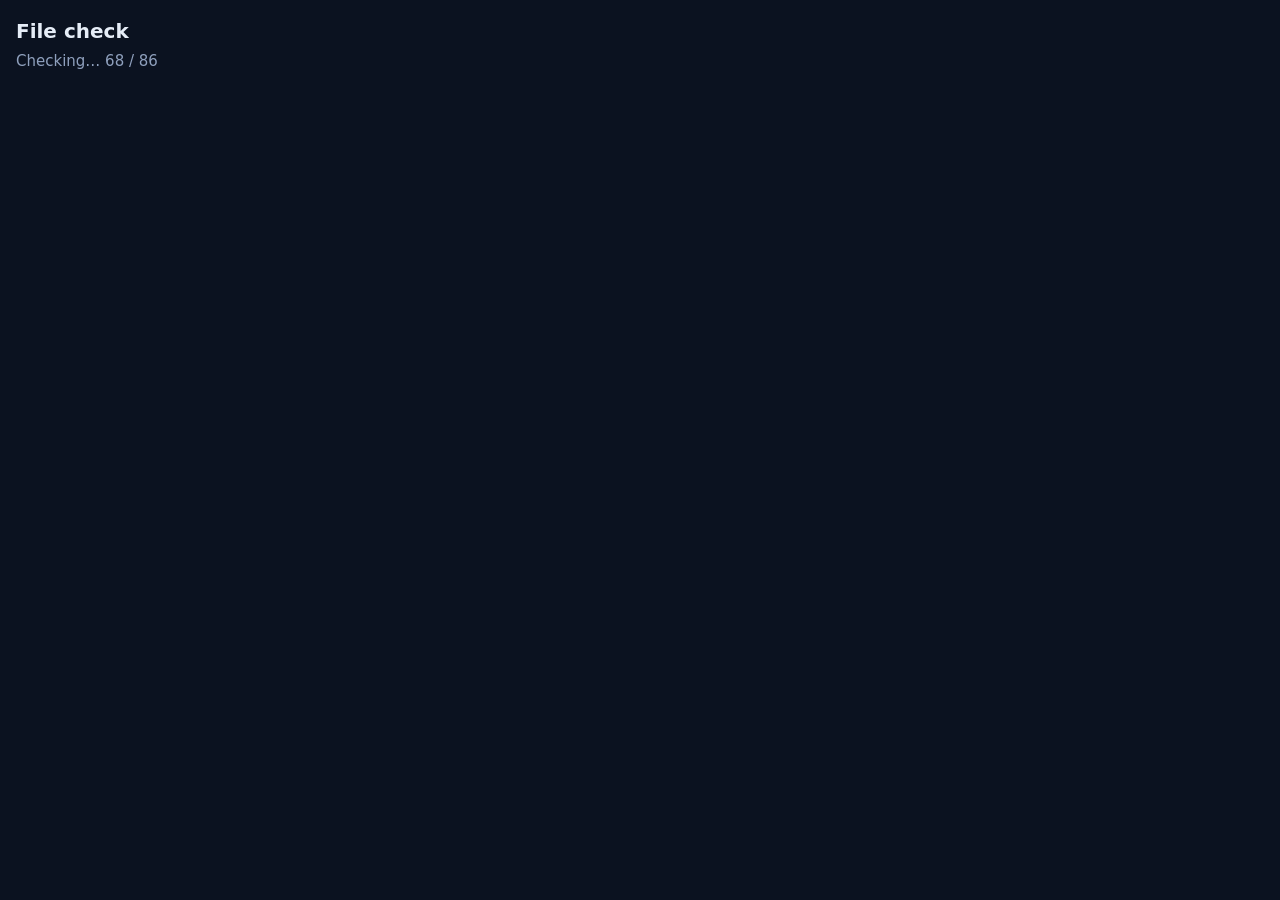
<file: check-files.html>
<!doctype html><html lang="en"><head><meta charset="utf-8"><meta name="viewport" content="width=device-width,initial-scale=1"><title>FreeZone BD - file check</title>
<style>body{margin:0;font:15px/1.5 system-ui,sans-serif;background:#0b1220;color:#e6edf7;padding:16px}h1{font-size:20px;margin:0 0 4px}.s{color:#8fa0bd;margin-bottom:14px}
.b{padding:12px 14px;border-radius:12px;margin:8px 0;font-weight:700}.ok{background:#12301f;color:#2fc48d}.bad{background:#3a1520;color:#ff7a93}.warn{background:#3a2d12;color:#f5b94a}
.l{font:13px/1.7 ui-monospace,monospace;word-break:break-all;margin:4px 0 14px}.l div{padding:2px 0;border-bottom:1px solid #223049}h2{font-size:16px;margin:18px 0 4px}</style></head><body>
<h1>File check</h1><div class="s" id="st">Checking…</div><div id="out"></div>
<script>
(async()=>{
const st=document.getElementById("st"),out=document.getElementById("out");
const hex=b=>[...new Uint8Array(b)].map(x=>x.toString(16).padStart(2,"0")).join("");
const bust="?chk="+Date.now();
let man;
try{man=await (await fetch("manifest.json"+bust,{cache:"no-store"})).json();}catch(e){st.textContent="manifest.json is missing or broken: upload manifest.json next to this page.";return;}
const names=Object.keys(man.files);
const missing=[],diff=[],ok=[],texts={};
let done=0;
async function one(n){
  try{
    const r=await fetch(n+bust,{cache:"no-store"});
    if(!r.ok){missing.push(n+" (HTTP "+r.status+")");return;}
    const buf=await r.arrayBuffer();
    const h=hex(await crypto.subtle.digest("SHA-256",buf));
    if(h===man.files[n]) ok.push(n); else diff.push(n);
    if(/\.(js|mjs)$/.test(n)) texts[n]=new TextDecoder().decode(buf);
  }catch(e){missing.push(n+" (cannot load)");}
  st.textContent="Checking… "+(++done)+" / "+names.length;
}
for(let i=0;i<names.length;i+=8) await Promise.all(names.slice(i,i+8).map(one));
// every "import ... from './x.js'" must exist
const broken=[];const have=new Set(ok.concat(diff));
for(const [n,t] of Object.entries(texts)){
  for(const m of t.matchAll(/(?:from|import\()\s*["']\.\/([^"']+)["']/g)){ if(!have.has(m[1])&&!man.files[m[1]]===false) broken.push(n+" needs "+m[1]); else if(!have.has(m[1])&&m[1]!=="config.js") broken.push(n+" needs "+m[1]); }
}
const list=(a)=>"<div class='l'>"+a.sort().map(x=>"<div>"+x.replace(/</g,"&lt;")+"</div>").join("")+"</div>";
let h="";
if(!missing.length&&!diff.length&&!broken.length) h+="<div class='b ok'>All "+ok.length+" files are the right version.</div>";
if(missing.length) h+="<div class='b bad'>MISSING ("+missing.length+") - upload these:</div>"+list(missing);
if(diff.length) h+="<div class='b warn'>OLD or DIFFERENT version ("+diff.length+") - upload these again:</div>"+list(diff);
if(broken.length) h+="<div class='b bad'>Broken imports ("+broken.length+"):</div>"+list(broken);
h+="<h2>OK ("+ok.length+")</h2><div class='s'>"+ok.length+" files match.</div>";
h+="<div class='s'>If a file shows OLD right after uploading, wait 10 minutes (GitHub Pages cache) and open this page again. config.js and logo.png (your own) are not checked.</div>";
out.innerHTML=h; st.textContent="Done. Checked "+names.length+" files.";
})();
</script></body></html>
</file>
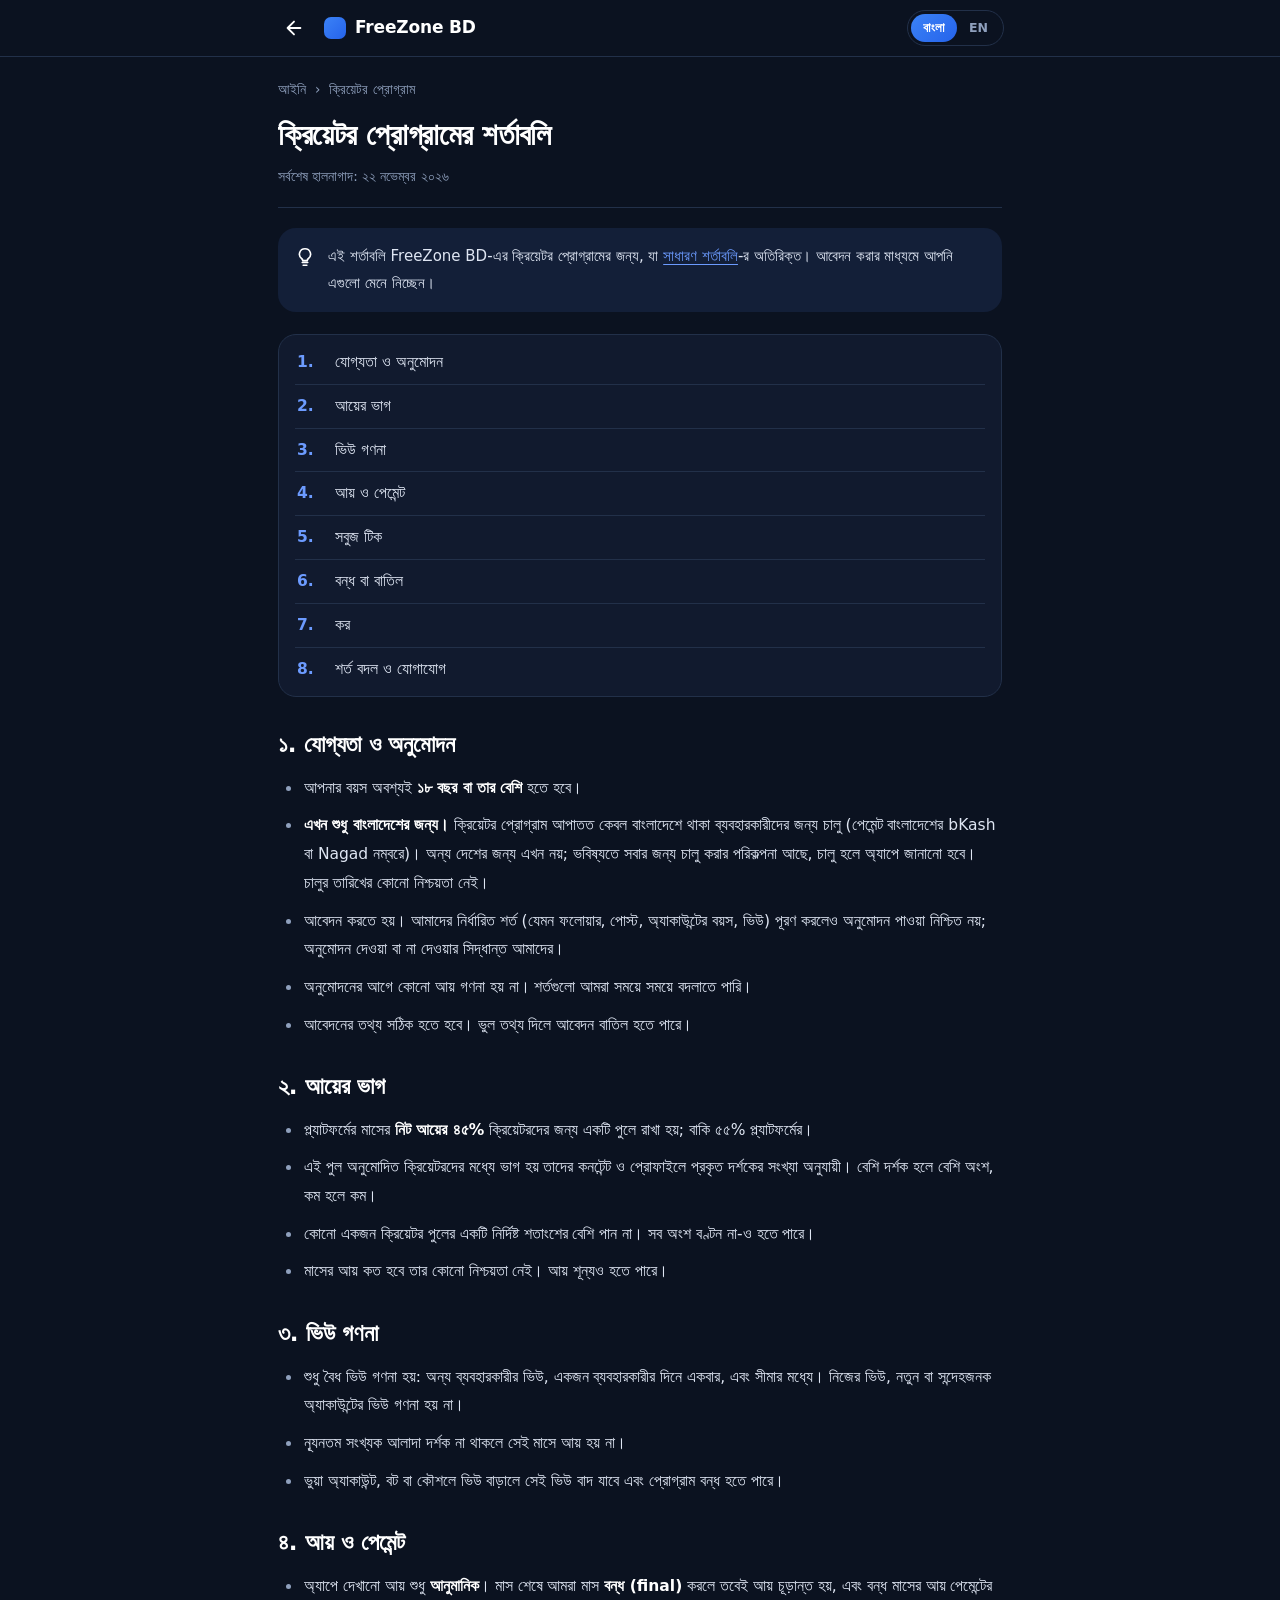
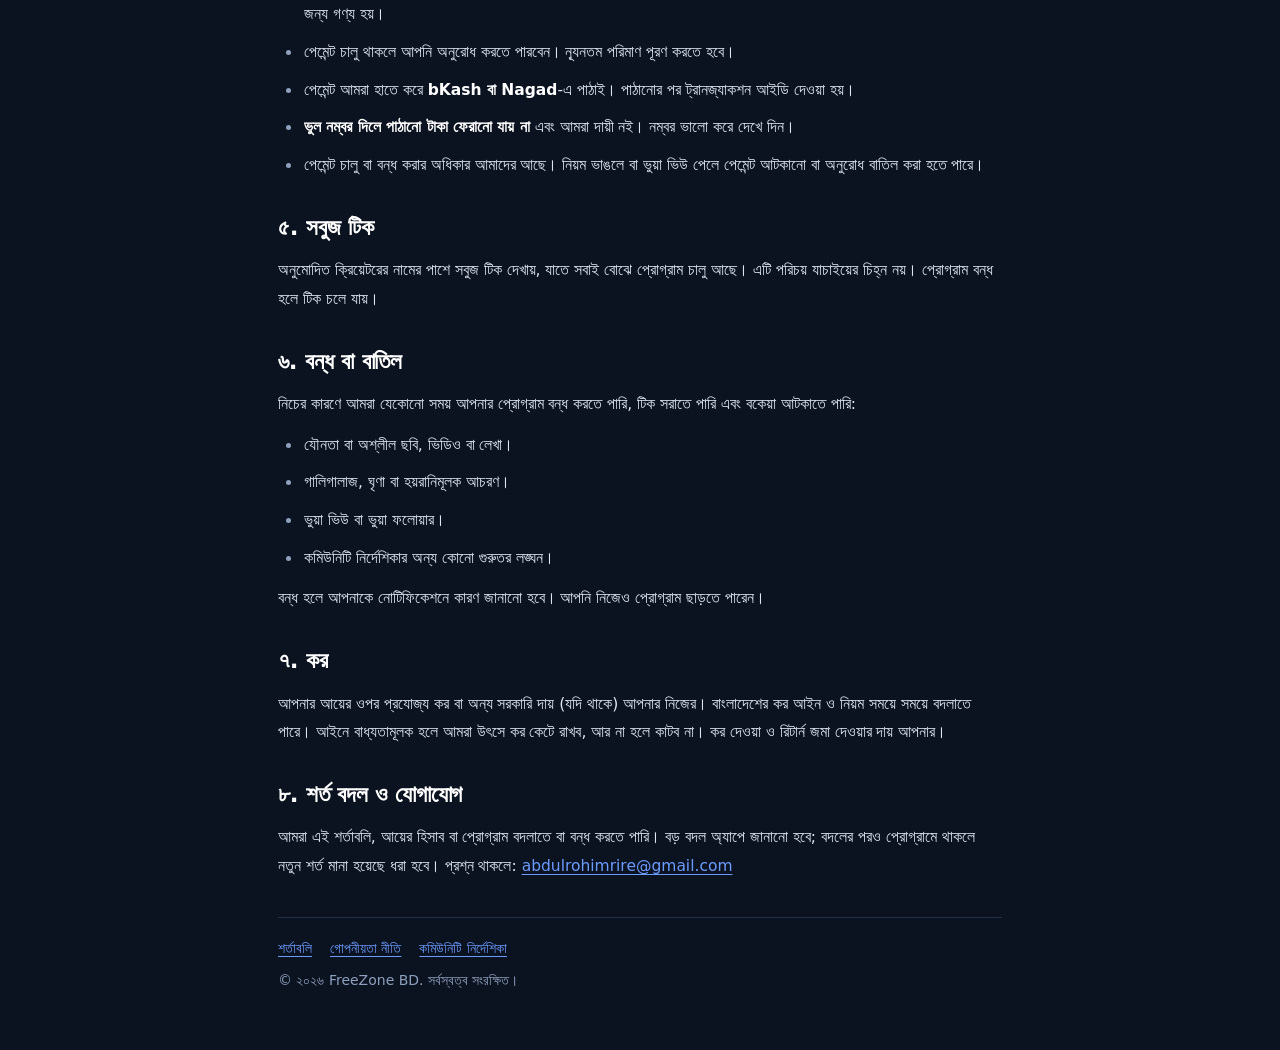
<file: creator-terms.html>
<!DOCTYPE html>
<html lang="bn" data-lang="bn">
<head>
<meta charset="utf-8"/>
<meta name="viewport" content="width=device-width, initial-scale=1"/>
<meta name="theme-color" content="#004ac6"/>
<meta name="robots" content="index,follow"/>
<title>ক্রিয়েটর প্রোগ্রামের শর্তাবলি | Creator Program Terms - FreeZone BD</title>
<meta name="description" content="FreeZone BD ক্রিয়েটর প্রোগ্রামের শর্তাবলি। Creator Program Terms of FreeZone BD."/>
<script>
  (function () {
    try {
      var m = localStorage.getItem("fz-theme");
      if (m === "dark" || (m !== "light" && window.matchMedia("(prefers-color-scheme: dark)").matches)) document.documentElement.classList.add("dark");
      var q = new URLSearchParams(location.search).get("lang");
      var l = (q === "en" || q === "bn") ? q : (localStorage.getItem("fz-legal-lang") || "bn");
      document.documentElement.setAttribute("data-lang", l === "en" ? "en" : "bn");
      document.documentElement.lang = l === "en" ? "en" : "bn";
    } catch (e) {}
  })();
</script>
<link rel="stylesheet" href="legal.css"/>
<script src="analytics.js" defer></script>
</head>
<body>
<header class="bar"><div class="bar-in"><div style="display:flex;align-items:center;gap:14px"><a class="back" id="fzBack" href="feed.html?open=settings" onclick="if(history.length>1){history.back();return false}" aria-label="Back / পেছনে"><svg viewBox="0 0 24 24" fill="none" stroke="currentColor" stroke-width="2" stroke-linecap="round" stroke-linejoin="round" aria-hidden="true"><path d="M19 12H5M12 5l-7 7 7 7"/></svg></a><span class="brand">FreeZone BD</span></div><div class="lang" role="group" aria-label="Language / ভাষা"><button type="button" data-set="bn">বাংলা</button><button type="button" data-set="en" aria-label="English">EN</button></div></div></header>
<main>
<div class="lg" lang="bn"><div class="crumb"><span>আইনি</span><span>›</span><span>ক্রিয়েটর প্রোগ্রাম</span></div><h1>ক্রিয়েটর প্রোগ্রামের শর্তাবলি</h1><p class="updated">সর্বশেষ হালনাগাদ: <span data-app="updated"></span></p>
<div class="lead">এই শর্তাবলি FreeZone BD-এর ক্রিয়েটর প্রোগ্রামের জন্য, যা <a href="terms.html">সাধারণ শর্তাবলি</a>-র অতিরিক্ত। আবেদন করার মাধ্যমে আপনি এগুলো মেনে নিচ্ছেন।</div>
<nav class="toc"><ol><li><a href="#bn-elig">যোগ্যতা ও অনুমোদন</a></li><li><a href="#bn-share">আয়ের ভাগ</a></li><li><a href="#bn-views">ভিউ গণনা</a></li><li><a href="#bn-pay">আয় ও পেমেন্ট</a></li><li><a href="#bn-tick">সবুজ টিক</a></li><li><a href="#bn-remove">বন্ধ বা বাতিল</a></li><li><a href="#bn-tax">কর</a></li><li><a href="#bn-change">শর্ত বদল ও যোগাযোগ</a></li></ol></nav>
<section id="bn-elig"><h2>১. যোগ্যতা ও অনুমোদন</h2><ul><li>আপনার বয়স অবশ্যই <b><span data-app="age"></span> বছর বা তার বেশি</b> হতে হবে।</li><li><b>এখন শুধু বাংলাদেশের জন্য।</b> ক্রিয়েটর প্রোগ্রাম আপাতত কেবল বাংলাদেশে থাকা ব্যবহারকারীদের জন্য চালু (পেমেন্ট বাংলাদেশের bKash বা Nagad নম্বরে)। অন্য দেশের জন্য এখন নয়; ভবিষ্যতে সবার জন্য চালু করার পরিকল্পনা আছে, চালু হলে অ্যাপে জানানো হবে। চালুর তারিখের কোনো নিশ্চয়তা নেই।</li><li>আবেদন করতে হয়। আমাদের নির্ধারিত শর্ত (যেমন ফলোয়ার, পোস্ট, অ্যাকাউন্টের বয়স, ভিউ) পূরণ করলেও অনুমোদন পাওয়া নিশ্চিত নয়; অনুমোদন দেওয়া বা না দেওয়ার সিদ্ধান্ত আমাদের।</li><li>অনুমোদনের আগে কোনো আয় গণনা হয় না। শর্তগুলো আমরা সময়ে সময়ে বদলাতে পারি।</li><li>আবেদনের তথ্য সঠিক হতে হবে। ভুল তথ্য দিলে আবেদন বাতিল হতে পারে।</li></ul></section>
<section id="bn-share"><h2>২. আয়ের ভাগ</h2><ul><li>প্ল্যাটফর্মের মাসের <b>নিট আয়ের ৪৫%</b> ক্রিয়েটরদের জন্য একটি পুলে রাখা হয়; বাকি ৫৫% প্ল্যাটফর্মের।</li><li>এই পুল অনুমোদিত ক্রিয়েটরদের মধ্যে ভাগ হয় তাদের কনটেন্ট ও প্রোফাইলে প্রকৃত দর্শকের সংখ্যা অনুযায়ী। বেশি দর্শক হলে বেশি অংশ, কম হলে কম।</li><li>কোনো একজন ক্রিয়েটর পুলের একটি নির্দিষ্ট শতাংশের বেশি পান না। সব অংশ বণ্টন না-ও হতে পারে।</li><li>মাসের আয় কত হবে তার কোনো নিশ্চয়তা নেই। আয় শূন্যও হতে পারে।</li></ul></section>
<section id="bn-views"><h2>৩. ভিউ গণনা</h2><ul><li>শুধু বৈধ ভিউ গণনা হয়: অন্য ব্যবহারকারীর ভিউ, একজন ব্যবহারকারীর দিনে একবার, এবং সীমার মধ্যে। নিজের ভিউ, নতুন বা সন্দেহজনক অ্যাকাউন্টের ভিউ গণনা হয় না।</li><li>ন্যূনতম সংখ্যক আলাদা দর্শক না থাকলে সেই মাসে আয় হয় না।</li><li>ভুয়া অ্যাকাউন্ট, বট বা কৌশলে ভিউ বাড়ালে সেই ভিউ বাদ যাবে এবং প্রোগ্রাম বন্ধ হতে পারে।</li></ul></section>
<section id="bn-pay"><h2>৪. আয় ও পেমেন্ট</h2><ul><li>অ্যাপে দেখানো আয় শুধু <b>আনুমানিক</b>। মাস শেষে আমরা মাস <b>বন্ধ (final)</b> করলে তবেই আয় চূড়ান্ত হয়, এবং বন্ধ মাসের আয় পেমেন্টের জন্য গণ্য হয়।</li><li>পেমেন্ট চালু থাকলে আপনি অনুরোধ করতে পারবেন। ন্যূনতম পরিমাণ পূরণ করতে হবে।</li><li>পেমেন্ট আমরা হাতে করে <b>bKash বা Nagad</b>-এ পাঠাই। পাঠানোর পর ট্রানজ্যাকশন আইডি দেওয়া হয়।</li><li><b>ভুল নম্বর দিলে পাঠানো টাকা ফেরানো যায় না</b> এবং আমরা দায়ী নই। নম্বর ভালো করে দেখে দিন।</li><li>পেমেন্ট চালু বা বন্ধ করার অধিকার আমাদের আছে। নিয়ম ভাঙলে বা ভুয়া ভিউ পেলে পেমেন্ট আটকানো বা অনুরোধ বাতিল করা হতে পারে।</li></ul></section>
<section id="bn-tick"><h2>৫. সবুজ টিক</h2><p>অনুমোদিত ক্রিয়েটরের নামের পাশে সবুজ টিক দেখায়, যাতে সবাই বোঝে প্রোগ্রাম চালু আছে। এটি পরিচয় যাচাইয়ের চিহ্ন নয়। প্রোগ্রাম বন্ধ হলে টিক চলে যায়।</p></section>
<section id="bn-remove"><h2>৬. বন্ধ বা বাতিল</h2><p>নিচের কারণে আমরা যেকোনো সময় আপনার প্রোগ্রাম বন্ধ করতে পারি, টিক সরাতে পারি এবং বকেয়া আটকাতে পারি:</p><ul><li>যৌনতা বা অশ্লীল ছবি, ভিডিও বা লেখা।</li><li>গালিগালাজ, ঘৃণা বা হয়রানিমূলক আচরণ।</li><li>ভুয়া ভিউ বা ভুয়া ফলোয়ার।</li><li>কমিউনিটি নির্দেশিকার অন্য কোনো গুরুতর লঙ্ঘন।</li></ul><p>বন্ধ হলে আপনাকে নোটিফিকেশনে কারণ জানানো হবে। আপনি নিজেও প্রোগ্রাম ছাড়তে পারেন।</p></section>
<section id="bn-tax"><h2>৭. কর</h2><p>আপনার আয়ের ওপর প্রযোজ্য কর বা অন্য সরকারি দায় (যদি থাকে) আপনার নিজের। বাংলাদেশের কর আইন ও নিয়ম সময়ে সময়ে বদলাতে পারে। আইনে বাধ্যতামূলক হলে আমরা উৎসে কর কেটে রাখব, আর না হলে কাটব না। কর দেওয়া ও রিটার্ন জমা দেওয়ার দায় আপনার।</p></section>
<section id="bn-change"><h2>৮. শর্ত বদল ও যোগাযোগ</h2><p>আমরা এই শর্তাবলি, আয়ের হিসাব বা প্রোগ্রাম বদলাতে বা বন্ধ করতে পারি। বড় বদল অ্যাপে জানানো হবে; বদলের পরও প্রোগ্রামে থাকলে নতুন শর্ত মানা হয়েছে ধরা হবে। প্রশ্ন থাকলে: <span data-app="contact"></span></p></section>
<footer><span>&copy; <span data-app="year"></span> FreeZone BD. সর্বস্বত্ব সংরক্ষিত।</span><a href="terms.html">শর্তাবলি</a><a href="privacy.html">গোপনীয়তা নীতি</a><a href="guidelines.html">কমিউনিটি নির্দেশিকা</a></footer></div>
<div class="lg" lang="en"><div class="crumb"><span>Legal</span><span>›</span><span>Creator Program</span></div><h1>Creator Program Terms</h1><p class="updated">Last updated: <span data-app="updated"></span></p>
<div class="lead">These terms apply to the FreeZone BD Creator Program and are in addition to the <a href="terms.html">general Terms of Service</a>. By applying you agree to them.</div>
<nav class="toc"><ol><li><a href="#en-elig">Eligibility and approval</a></li><li><a href="#en-share">Revenue share</a></li><li><a href="#en-views">How views are counted</a></li><li><a href="#en-pay">Earnings and payouts</a></li><li><a href="#en-tick">The green tick</a></li><li><a href="#en-remove">Turning off or removal</a></li><li><a href="#en-tax">Taxes</a></li><li><a href="#en-change">Changes and contact</a></li></ol></nav>
<section id="en-elig"><h2>1. Eligibility and approval</h2><ul><li>You must be <b><span data-app="age"></span> years old or older</b>.</li><li><b>Bangladesh only, for now.</b> The Creator Program is currently open only to users in Bangladesh (payouts go to a Bangladeshi bKash or Nagad number). It is not available in other countries yet. We plan to open it for everyone later and will announce it in the app. There is no promised date.</li><li>You must apply. Meeting our requirements (such as followers, posts, account age and views) does not guarantee approval; whether to approve is our decision.</li><li>Nothing is counted before you are approved. We may change the requirements from time to time.</li><li>The information in your application must be correct. A false application may be rejected.</li></ul></section>
<section id="en-share"><h2>2. Revenue share</h2><ul><li><b>45% of the platform's net income</b> for the month goes into a pool for creators; the other 55% belongs to the platform.</li><li>The pool is shared among approved creators according to the real viewers of their content and profile. More viewers means a bigger share, fewer means a smaller one.</li><li>No single creator can receive more than a set percentage of the pool. Part of the pool may stay unallocated.</li><li>There is no guarantee of any income. Earnings can be zero.</li></ul></section>
<section id="en-views"><h2>3. How views are counted</h2><ul><li>Only valid views count: views from other users, once per user per day, within limits. Your own views and views from very new or suspicious accounts do not count.</li><li>If too few different people viewed your content in a month, it earns nothing that month.</li><li>Fake accounts, bots or tricks to raise views are removed from the count and can end your participation.</li></ul></section>
<section id="en-pay"><h2>4. Earnings and payouts</h2><ul><li>The amount shown in the app is only an <b>estimate</b>. Earnings become final only when we <b>close the month</b>, and only closed months count for payouts.</li><li>When payouts are open you can send a request. A minimum amount applies.</li><li>We pay by hand to <b>bKash or Nagad</b> and give you a transaction ID.</li><li><b>If you enter a wrong number, the money cannot be recovered</b> and we are not responsible. Check the number carefully.</li><li>We may open or close payouts. If rules are broken or fake views are found, a payout may be held or a request rejected.</li></ul></section>
<section id="en-tick"><h2>5. The green tick</h2><p>A green tick next to a name shows that the creator program is active for that account. It is not an identity verification mark. The tick disappears when the program is turned off.</p></section>
<section id="en-remove"><h2>6. Turning off or removal</h2><p>We may turn off your participation at any time, remove the tick and withhold unpaid earnings for:</p><ul><li>Sexual or obscene photos, videos or words.</li><li>Abusive, hateful or harassing behaviour.</li><li>Fake views or fake followers.</li><li>Any other serious breach of the Community Guidelines.</li></ul><p>You will be told the reason by notification. You can also leave the program yourself.</p></section>
<section id="en-tax"><h2>7. Taxes</h2><p>Any tax or other government dues on your income (if applicable) are your own responsibility. Bangladesh tax rules can change from time to time. We will withhold tax at source only where the law requires it, and will not where it does not. Paying tax and filing returns is your responsibility.</p></section>
<section id="en-change"><h2>8. Changes and contact</h2><p>We may change or end these terms, the earnings calculation or the program. Big changes will be announced in the app; staying in the program after a change means you accept the new terms. Questions: <span data-app="contact"></span></p></section>
<footer><span>&copy; <span data-app="year"></span> FreeZone BD. All rights reserved.</span><a href="terms.html">Terms</a><a href="privacy.html">Privacy Policy</a><a href="guidelines.html">Community Guidelines</a></footer></div>
</main>
<script type="module">
  import { SUPPORT_EMAIL, OPERATOR_NAME, OPERATOR_ADDRESS, LEGAL_UPDATED, LEGAL_UPDATED_BN, MIN_AGE } from "./app-info.js";
  const bn = (n) => String(n).replace(/[0-9]/g, (d) => "০১২৩৪৫৬৭৮৯"[d]);
  const root = document.documentElement;
  const setLang = (l) => {
    l = l === "en" ? "en" : "bn";
    root.setAttribute("data-lang", l); root.lang = l;
    try { localStorage.setItem("fz-legal-lang", l); } catch (e) {}
    document.querySelectorAll(".lang button").forEach((b) => b.setAttribute("aria-pressed", String(b.dataset.set === l)));
  };
  document.querySelectorAll(".lang button").forEach((b) => b.addEventListener("click", () => setLang(b.dataset.set)));
  setLang(root.getAttribute("data-lang"));
  const put = (sel, fn) => document.querySelectorAll(sel).forEach((el) => { const l = el.closest("[lang]")?.getAttribute("lang") === "en" ? "en" : "bn"; fn(el, l); });
  put('[data-app="updated"]', (el, l) => (el.textContent = l === "en" ? LEGAL_UPDATED : LEGAL_UPDATED_BN));
  put('[data-app="year"]', (el, l) => (el.textContent = l === "en" ? new Date().getFullYear() : bn(new Date().getFullYear())));
  put('[data-app="age"]', (el, l) => (el.textContent = l === "en" ? MIN_AGE : bn(MIN_AGE)));
  put('[data-app="operator"]', (el, l) => (el.textContent = OPERATOR_NAME || (l === "en" ? "the operator of FreeZone BD" : "FreeZone BD-এর পরিচালক")));
  put('[data-app="address"]', (el) => { if (OPERATOR_ADDRESS) el.textContent = OPERATOR_ADDRESS; else el.closest("li, p")?.remove(); });
  put('[data-app="contact"]', (el, l) => {
    if (SUPPORT_EMAIL) el.innerHTML = '<a href="mailto:' + SUPPORT_EMAIL + '">' + SUPPORT_EMAIL + '</a>';
    else el.textContent = l === "en" ? "Settings > Report a problem inside the app" : "অ্যাপের Settings > Report a problem";
  });
</script>
</body>
</html>
</file>
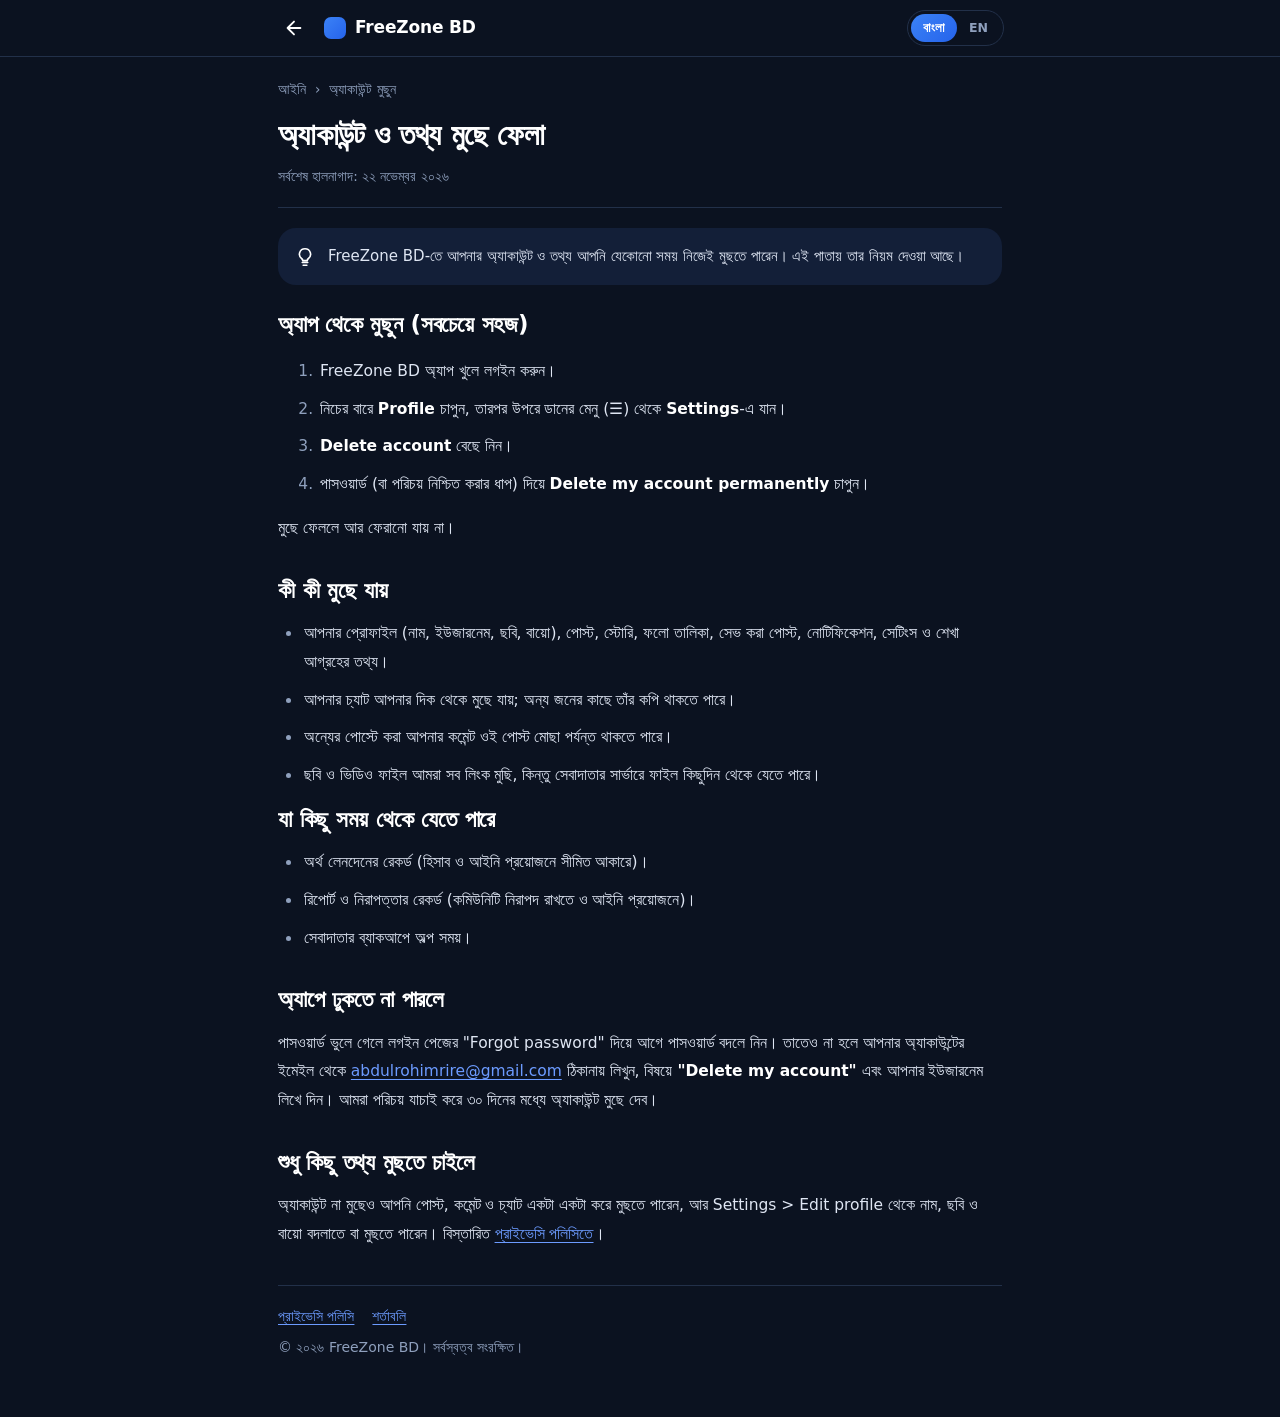
<file: delete-account.html>
<!DOCTYPE html>
<html lang="bn" data-lang="bn">
<head>
<meta charset="utf-8"/>
<meta name="viewport" content="width=device-width, initial-scale=1"/>
<meta name="theme-color" content="#004ac6"/>
<meta name="robots" content="index,follow"/>
<title>অ্যাকাউন্ট মুছুন | Delete account - FreeZone BD</title>
<meta name="description" content="How to delete your FreeZone BD account and data. FreeZone BD অ্যাকাউন্ট ও তথ্য মুছে ফেলার নিয়ম।"/>
<script>
  (function () {
    try {
      var m = localStorage.getItem("fz-theme");
      if (m === "dark" || (m !== "light" && window.matchMedia("(prefers-color-scheme: dark)").matches)) document.documentElement.classList.add("dark");
      var q = new URLSearchParams(location.search).get("lang");
      var l = (q === "en" || q === "bn") ? q : (localStorage.getItem("fz-legal-lang") || "bn");
      document.documentElement.setAttribute("data-lang", l === "en" ? "en" : "bn");
      document.documentElement.lang = l === "en" ? "en" : "bn";
    } catch (e) {}
  })();
</script>
<link rel="stylesheet" href="legal.css"/>
<script src="analytics.js" defer></script>
</head>
<body>
<header class="bar"><div class="bar-in"><div style="display:flex;align-items:center;gap:14px"><a class="back" id="fzBack" href="feed.html?open=settings" onclick="if(history.length>1){history.back();return false}" aria-label="Back / পেছনে"><svg viewBox="0 0 24 24" fill="none" stroke="currentColor" stroke-width="2" stroke-linecap="round" stroke-linejoin="round" aria-hidden="true"><path d="M19 12H5M12 5l-7 7 7 7"/></svg></a><span class="brand">FreeZone BD</span></div><div class="lang" role="group" aria-label="Language / ভাষা"><button type="button" data-set="bn">বাংলা</button><button type="button" data-set="en" aria-label="English">EN</button></div></div></header>
<main>
<div class="lg" lang="bn"><div class="crumb"><span>আইনি</span><span>›</span><span>অ্যাকাউন্ট মুছুন</span></div><h1>অ্যাকাউন্ট ও তথ্য মুছে ফেলা</h1><p class="updated">সর্বশেষ হালনাগাদ: <span data-app="updated"></span></p><div class="lead">FreeZone BD-তে আপনার অ্যাকাউন্ট ও তথ্য আপনি যেকোনো সময় নিজেই মুছতে পারেন। এই পাতায় তার নিয়ম দেওয়া আছে।</div>
<section><h2>অ্যাপ থেকে মুছুন (সবচেয়ে সহজ)</h2><ol><li>FreeZone BD অ্যাপ খুলে লগইন করুন।</li><li>নিচের বারে <b>Profile</b> চাপুন, তারপর উপরে ডানের মেনু (☰) থেকে <b>Settings</b>-এ যান।</li><li><b>Delete account</b> বেছে নিন।</li><li>পাসওয়ার্ড (বা পরিচয় নিশ্চিত করার ধাপ) দিয়ে <b>Delete my account permanently</b> চাপুন।</li></ol><p>মুছে ফেললে আর ফেরানো যায় না।</p></section>
<section><h2>কী কী মুছে যায়</h2><ul><li>আপনার প্রোফাইল (নাম, ইউজারনেম, ছবি, বায়ো), পোস্ট, স্টোরি, ফলো তালিকা, সেভ করা পোস্ট, নোটিফিকেশন, সেটিংস ও শেখা আগ্রহের তথ্য।</li><li>আপনার চ্যাট আপনার দিক থেকে মুছে যায়; অন্য জনের কাছে তাঁর কপি থাকতে পারে।</li><li>অন্যের পোস্টে করা আপনার কমেন্ট ওই পোস্ট মোছা পর্যন্ত থাকতে পারে।</li><li>ছবি ও ভিডিও ফাইল আমরা সব লিংক মুছি, কিন্তু সেবাদাতার সার্ভারে ফাইল কিছুদিন থেকে যেতে পারে।</li></ul>
<h2>যা কিছু সময় থেকে যেতে পারে</h2><ul><li>অর্থ লেনদেনের রেকর্ড (হিসাব ও আইনি প্রয়োজনে সীমিত আকারে)।</li><li>রিপোর্ট ও নিরাপত্তার রেকর্ড (কমিউনিটি নিরাপদ রাখতে ও আইনি প্রয়োজনে)।</li><li>সেবাদাতার ব্যাকআপে অল্প সময়।</li></ul></section>
<section><h2>অ্যাপে ঢুকতে না পারলে</h2><p>পাসওয়ার্ড ভুলে গেলে লগইন পেজের "Forgot password" দিয়ে আগে পাসওয়ার্ড বদলে নিন। তাতেও না হলে আপনার অ্যাকাউন্টের ইমেইল থেকে <span data-app="contact"></span> ঠিকানায় লিখুন, বিষয়ে <b>"Delete my account"</b> এবং আপনার ইউজারনেম লিখে দিন। আমরা পরিচয় যাচাই করে ৩০ দিনের মধ্যে অ্যাকাউন্ট মুছে দেব।</p></section>
<section><h2>শুধু কিছু তথ্য মুছতে চাইলে</h2><p>অ্যাকাউন্ট না মুছেও আপনি পোস্ট, কমেন্ট ও চ্যাট একটা একটা করে মুছতে পারেন, আর Settings > Edit profile থেকে নাম, ছবি ও বায়ো বদলাতে বা মুছতে পারেন। বিস্তারিত <a href="privacy.html">প্রাইভেসি পলিসিতে</a>।</p></section>
<footer><span>&copy; <span data-app="year"></span> FreeZone BD। সর্বস্বত্ব সংরক্ষিত।</span><a href="privacy.html">প্রাইভেসি পলিসি</a><a href="terms.html">শর্তাবলি</a></footer></div>
<div class="lg" lang="en"><div class="crumb"><span>Legal</span><span>›</span><span>Delete account</span></div><h1>Delete your account and data</h1><p class="updated">Last updated: <span data-app="updated"></span></p><div class="lead">You can delete your FreeZone BD account and your data yourself at any time. This page explains how.</div>
<section><h2>Delete inside the app (easiest)</h2><ol><li>Open the FreeZone BD app and sign in.</li><li>Tap <b>Profile</b> in the bottom bar, then open <b>Settings</b> from the menu (☰) at the top right.</li><li>Choose <b>Delete account</b>.</li><li>Enter your password (or confirm your identity) and tap <b>Delete my account permanently</b>.</li></ol><p>Deleting is permanent and cannot be undone.</p></section>
<section><h2>What is deleted</h2><ul><li>Your profile (name, username, photo, bio), posts, stories, follows, saved posts, notifications, settings and learned interests.</li><li>Your chats are removed on your side; the other person may still have their copy.</li><li>Your comments on other people's posts may stay until that post is deleted.</li><li>For photos and videos we remove every link, but the file may stay on the provider's servers for some time.</li></ul>
<h2>What may be kept for a while</h2><ul><li>Payment records (in a limited form, for accounting and legal needs).</li><li>Reports and safety records (to keep the community safe and for legal needs).</li><li>Provider backups, for a short time.</li></ul></section>
<section><h2>If you cannot sign in</h2><p>If you forgot your password, first reset it with "Forgot password" on the login page. If that does not work, write from your account's email address to <span data-app="contact"></span> with the subject <b>"Delete my account"</b> and your username. We will verify who you are and delete the account within 30 days.</p></section>
<section><h2>Delete only some data</h2><p>Without deleting the account you can delete posts, comments and chats one by one, and change or remove your name, photo and bio in Settings > Edit profile. See the <a href="privacy.html?lang=en">Privacy Policy</a> for details.</p></section>
<footer><span>&copy; <span data-app="year"></span> FreeZone BD. All rights reserved.</span><a href="privacy.html?lang=en">Privacy Policy</a><a href="terms.html?lang=en">Terms of Service</a></footer></div>
</main>
<script type="module">
  import { SUPPORT_EMAIL, OPERATOR_NAME, OPERATOR_ADDRESS, LEGAL_UPDATED, LEGAL_UPDATED_BN, MIN_AGE } from "./app-info.js";
  const bn = (n) => String(n).replace(/[0-9]/g, (d) => "০১২৩৪৫৬৭৮৯"[d]);
  const root = document.documentElement;
  const setLang = (l) => {
    l = l === "en" ? "en" : "bn";
    root.setAttribute("data-lang", l); root.lang = l;
    try { localStorage.setItem("fz-legal-lang", l); } catch (e) {}
    document.querySelectorAll(".lang button").forEach((b) => b.setAttribute("aria-pressed", String(b.dataset.set === l)));
  };
  document.querySelectorAll(".lang button").forEach((b) => b.addEventListener("click", () => setLang(b.dataset.set)));
  setLang(root.getAttribute("data-lang"));
  const put = (sel, fn) => document.querySelectorAll(sel).forEach((el) => { const l = el.closest("[lang]")?.getAttribute("lang") === "en" ? "en" : "bn"; fn(el, l); });
  put('[data-app="updated"]', (el, l) => (el.textContent = l === "en" ? LEGAL_UPDATED : LEGAL_UPDATED_BN));
  put('[data-app="year"]', (el, l) => (el.textContent = l === "en" ? new Date().getFullYear() : bn(new Date().getFullYear())));
  put('[data-app="age"]', (el, l) => (el.textContent = l === "en" ? MIN_AGE : bn(MIN_AGE)));
  put('[data-app="operator"]', (el, l) => (el.textContent = OPERATOR_NAME || (l === "en" ? "the operator of FreeZone BD" : "FreeZone BD-এর পরিচালক")));
  put('[data-app="address"]', (el) => { if (OPERATOR_ADDRESS) el.textContent = OPERATOR_ADDRESS; else el.closest("li, p")?.remove(); });
  put('[data-app="contact"]', (el, l) => {
    if (SUPPORT_EMAIL) el.innerHTML = '<a href="mailto:' + SUPPORT_EMAIL + '">' + SUPPORT_EMAIL + '</a>';
    else el.textContent = l === "en" ? "Settings > Report a problem inside the app" : "অ্যাপের Settings > Report a problem";
  });
</script>
</body>
</html>
</file>
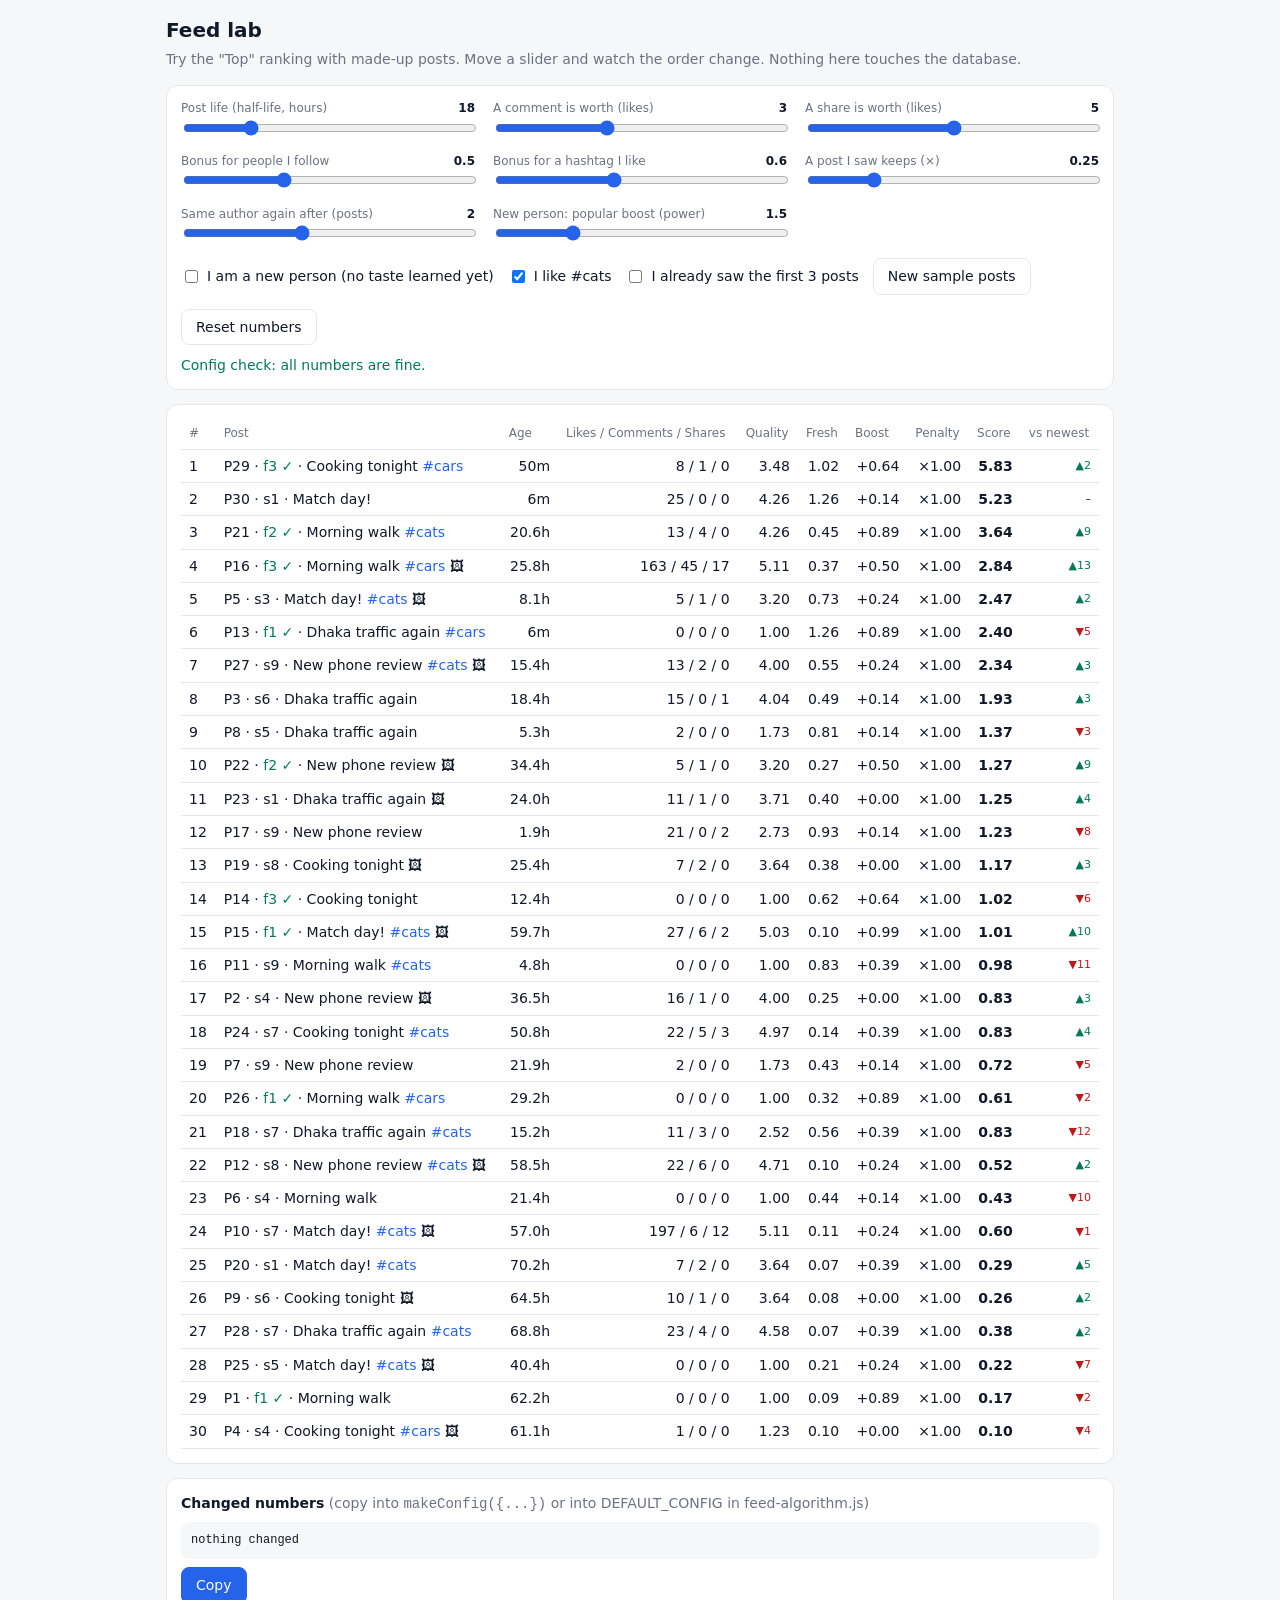
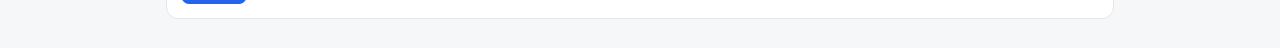
<file: Feed-lab.html>
<!doctype html>
<html lang="en">
<head>
<meta charset="utf-8">
<meta name="viewport" content="width=device-width, initial-scale=1">
<meta name="robots" content="noindex">
<title>Feed lab</title>
<style>
  :root { --bg:#f6f7f9; --card:#fff; --text:#111827; --mute:#6b7280; --line:#e5e7eb; --accent:#2563eb; --good:#047857; --bad:#b91c1c; }
  @media (prefers-color-scheme: dark) { :root { --bg:#0f1115; --card:#181b21; --text:#e5e7eb; --mute:#9ca3af; --line:#2a2e37; --accent:#60a5fa; --good:#34d399; --bad:#f87171; } }
  * { box-sizing: border-box; }
  body { margin:0; background:var(--bg); color:var(--text); font:14px/1.45 system-ui, sans-serif; }
  main { max-width: 980px; margin: 0 auto; padding: 16px; }
  h1 { font-size: 20px; margin: 0 0 4px; } p.sub { margin: 0 0 16px; color: var(--mute); }
  .box { background:var(--card); border:1px solid var(--line); border-radius:12px; padding:14px; margin-bottom:14px; }
  .grid { display:grid; grid-template-columns: repeat(auto-fit, minmax(230px, 1fr)); gap:12px 18px; }
  label.row { display:block; } label.row span { display:flex; justify-content:space-between; color:var(--mute); font-size:12px; }
  label.row b { color:var(--text); font-weight:600; } input[type=range] { width:100%; accent-color: var(--accent); }
  .checks { display:flex; flex-wrap:wrap; gap:14px; margin-top:12px; } .checks label { display:flex; gap:6px; align-items:center; }
  button { font:inherit; padding:7px 14px; border-radius:8px; border:1px solid var(--line); background:var(--card); color:var(--text); cursor:pointer; }
  button.primary { background:var(--accent); border-color:var(--accent); color:#fff; }
  .scroll { overflow-x:auto; } table { border-collapse:collapse; width:100%; min-width:720px; }
  th, td { text-align:left; padding:6px 8px; border-bottom:1px solid var(--line); white-space:nowrap; } th { color:var(--mute); font-weight:500; font-size:12px; }
  td.num { text-align:right; font-variant-numeric: tabular-nums; } .tag { color:var(--accent); } .fol { color:var(--good); } .seen { color:var(--mute); text-decoration: line-through; }
  .problem { color:var(--bad); } .ok { color:var(--good); } pre { margin:8px 0 0; padding:10px; background:var(--bg); border-radius:8px; overflow:auto; font-size:12px; }
  .move { font-size:11px; } .up { color:var(--good); } .down { color:var(--bad); }
</style>
</head>
<body>
<main>
  <h1>Feed lab</h1>
  <p class="sub">Try the "Top" ranking with made-up posts. Move a slider and watch the order change. Nothing here touches the database.</p>

  <section class="box">
    <div class="grid" id="sliders"></div>
    <div class="checks">
      <label><input type="checkbox" id="cold"> I am a new person (no taste learned yet)</label>
      <label><input type="checkbox" id="likeCats" checked> I like #cats</label>
      <label><input type="checkbox" id="seenTop"> I already saw the first 3 posts</label>
      <button id="reshuffle" type="button">New sample posts</button>
      <button id="reset" type="button">Reset numbers</button>
    </div>
    <div id="problems" style="margin-top:10px"></div>
  </section>

  <section class="box">
    <div class="scroll"><table>
      <thead><tr><th>#</th><th>Post</th><th>Age</th><th>Likes / Comments / Shares</th><th>Quality</th><th>Fresh</th><th>Boost</th><th>Penalty</th><th>Score</th><th>vs newest</th></tr></thead>
      <tbody id="rows"></tbody>
    </table></div>
  </section>

  <section class="box">
    <b>Changed numbers</b> <span style="color:var(--mute)">(copy into <code>makeConfig({...})</code> or into DEFAULT_CONFIG in feed-algorithm.js)</span>
    <pre id="out">nothing changed</pre>
    <div style="margin-top:8px"><button id="copy" class="primary" type="button">Copy</button> <span id="copied" style="color:var(--mute)"></span></div>
  </section>
</main>

<script type="module">
import { rankPosts, makeConfig, validateConfig, DEFAULT_CONFIG, emptyInterests, learnInterest } from "./feed-algorithm.js";

const H = 3600000;
const SLIDERS = [
  ["freshness.halfLifeHours", "Post life (half-life, hours)", 3, 72, 1],
  ["quality.comment", "A comment is worth (likes)", 0, 8, 0.5],
  ["quality.share", "A share is worth (likes)", 0, 10, 0.5],
  ["relationship.following", "Bonus for people I follow", 0, 1.5, 0.05],
  ["interest.tag", "Bonus for a hashtag I like", 0, 1.5, 0.05],
  ["reorder.seenPenalty", "A post I saw keeps (×)", 0.05, 1, 0.05],
  ["reorder.sameAuthorGap", "Same author again after (posts)", 0, 5, 1],
  ["coldStart.popularWeight", "New person: popular boost (power)", 1, 3, 0.1]
];
const get = (obj, path) => path.split(".").reduce((o, k) => o[k], obj);
const set = (obj, path, v) => { const k = path.split("."); const last = k.pop(); k.reduce((o, x) => o[x], obj)[last] = v; };

let seed = 7;
const rnd = () => { seed = (seed * 16807) % 2147483647; return (seed - 1) / 2147483646; };
const FOLLOWING = { f1: 1, f2: 1, f3: 1 }, FOLLOWERS = { f1: 1 };
let posts = [];
function makePosts() {
  const now = Date.now(); posts = [];
  const authors = ["f1", "f2", "f3", ...Array.from({ length: 9 }, (_, i) => "s" + (i + 1))];
  for (let i = 0; i < 30; i++) {
    const uid = authors[Math.floor(rnd() * authors.length)];
    const age = Math.pow(rnd(), 1.8) * 72 + 0.1;
    const hot = rnd() < 0.15 ? 12 : 1;
    const likes = Math.floor(Math.pow(rnd(), 3) * 30 * hot);
    posts.push({
      id: "P" + (i + 1), uid, createdAt: now - age * H, likesCount: likes,
      commentsCount: Math.floor(likes * rnd() * 0.4), sharesCount: Math.floor(likes * rnd() * 0.15),
      text: ["Morning walk", "New phone review", "Dhaka traffic again", "Cooking tonight", "Match day!"][i % 5] + (rnd() < 0.3 ? " #cats" : rnd() < 0.3 ? " #cars" : ""),
      imageURL: rnd() < 0.4 ? "x" : undefined
    });
  }
}

const base = DEFAULT_CONFIG;
const cfg = makeConfig({});
const sliders = document.getElementById("sliders");
SLIDERS.forEach(([path, label, min, max, step]) => {
  const wrap = document.createElement("label"); wrap.className = "row";
  wrap.innerHTML = `<span>${label}<b id="v_${path}"></b></span><input type="range" min="${min}" max="${max}" step="${step}" data-path="${path}">`;
  sliders.appendChild(wrap);
  wrap.querySelector("input").addEventListener("input", (e) => { set(cfg, path, Number(e.target.value)); draw(); });
});
const sync = () => SLIDERS.forEach(([path]) => {
  sliders.querySelector(`[data-path="${path}"]`).value = get(cfg, path);
});

const $ = (id) => document.getElementById(id);
function draw() {
  const now = Date.now();
  const me = emptyInterests();
  if (!$("cold").checked) {
    for (let i = 0; i < 12; i++) learnInterest(me, { id: "w", uid: "zz", text: "x" }, "like", cfg, now);
    if ($("likeCats").checked) for (let i = 0; i < 6; i++) learnInterest(me, { id: "c", uid: "zz", text: "#cats" }, "like", cfg, now);
  }
  const newest = posts.slice().sort((a, b) => b.createdAt - a.createdAt).map((p) => p.id);
  const seen = {};
  if ($("seenTop").checked) newest.slice(0, 3).forEach((id) => { seen[id] = now; });
  const ctx = { me: "me", now, followingIds: FOLLOWING, followerIds: FOLLOWERS, chattedIds: {}, seen, interests: me };
  const ranked = rankPosts(posts, ctx, cfg, { explain: true });

  $("rows").innerHTML = ranked.map((r, i) => {
    const p = r.post, age = (now - p.createdAt) / H, was = newest.indexOf(p.id), move = was - i;
    const who = FOLLOWING[p.uid] ? `<span class="fol">${p.uid} ✓</span>` : p.uid;
    const text = p.text.replace(/#\w+/g, (m) => `<span class="tag">${m}</span>`);
    return `<tr><td>${i + 1}</td><td class="${seen[p.id] ? "seen" : ""}">${p.id} · ${who} · ${text}${p.imageURL ? " 🖼" : ""}</td>
      <td class="num">${age < 1 ? Math.round(age * 60) + "m" : age.toFixed(1) + "h"}</td>
      <td class="num">${p.likesCount} / ${p.commentsCount} / ${p.sharesCount}</td>
      <td class="num">${r.quality.toFixed(2)}</td><td class="num">${r.freshness.toFixed(2)}</td><td class="num">+${r.affinity.toFixed(2)}</td>
      <td class="num">×${(r.penalty ?? 1).toFixed(2)}</td><td class="num"><b>${r.score.toFixed(2)}</b></td>
      <td class="num move ${move > 0 ? "up" : move < 0 ? "down" : ""}">${move > 0 ? "▲" + move : move < 0 ? "▼" + -move : "–"}</td></tr>`;
  }).join("");

  SLIDERS.forEach(([path]) => { $("v_" + path).textContent = get(cfg, path); });
  const problems = validateConfig(cfg);
  $("problems").innerHTML = problems.length
    ? problems.map((x) => `<div class="problem">⚠ ${x}</div>`).join("")
    : `<div class="ok">Config check: all numbers are fine.</div>`;

  const changed = {};
  SLIDERS.forEach(([path]) => {
    if (get(cfg, path) !== get(base, path)) {
      const keys = path.split("."); let o = changed;
      keys.slice(0, -1).forEach((k) => { o = o[k] = o[k] || {}; });
      o[keys[keys.length - 1]] = get(cfg, path);
    }
  });
  $("out").textContent = Object.keys(changed).length ? JSON.stringify(changed, null, 2) : "nothing changed";
}

["cold", "likeCats", "seenTop"].forEach((id) => $(id).addEventListener("change", draw));
$("reshuffle").addEventListener("click", () => { seed = Math.floor(Math.random() * 1e6) + 1; makePosts(); draw(); });
$("reset").addEventListener("click", () => { SLIDERS.forEach(([path]) => set(cfg, path, get(base, path))); sync(); draw(); });
$("copy").addEventListener("click", async () => {
  try { await navigator.clipboard.writeText($("out").textContent); $("copied").textContent = "Copied"; } catch (e) { $("copied").textContent = "Select the text and copy"; }
});
makePosts(); sync(); draw();
</script>
</body>
</html>
</file>
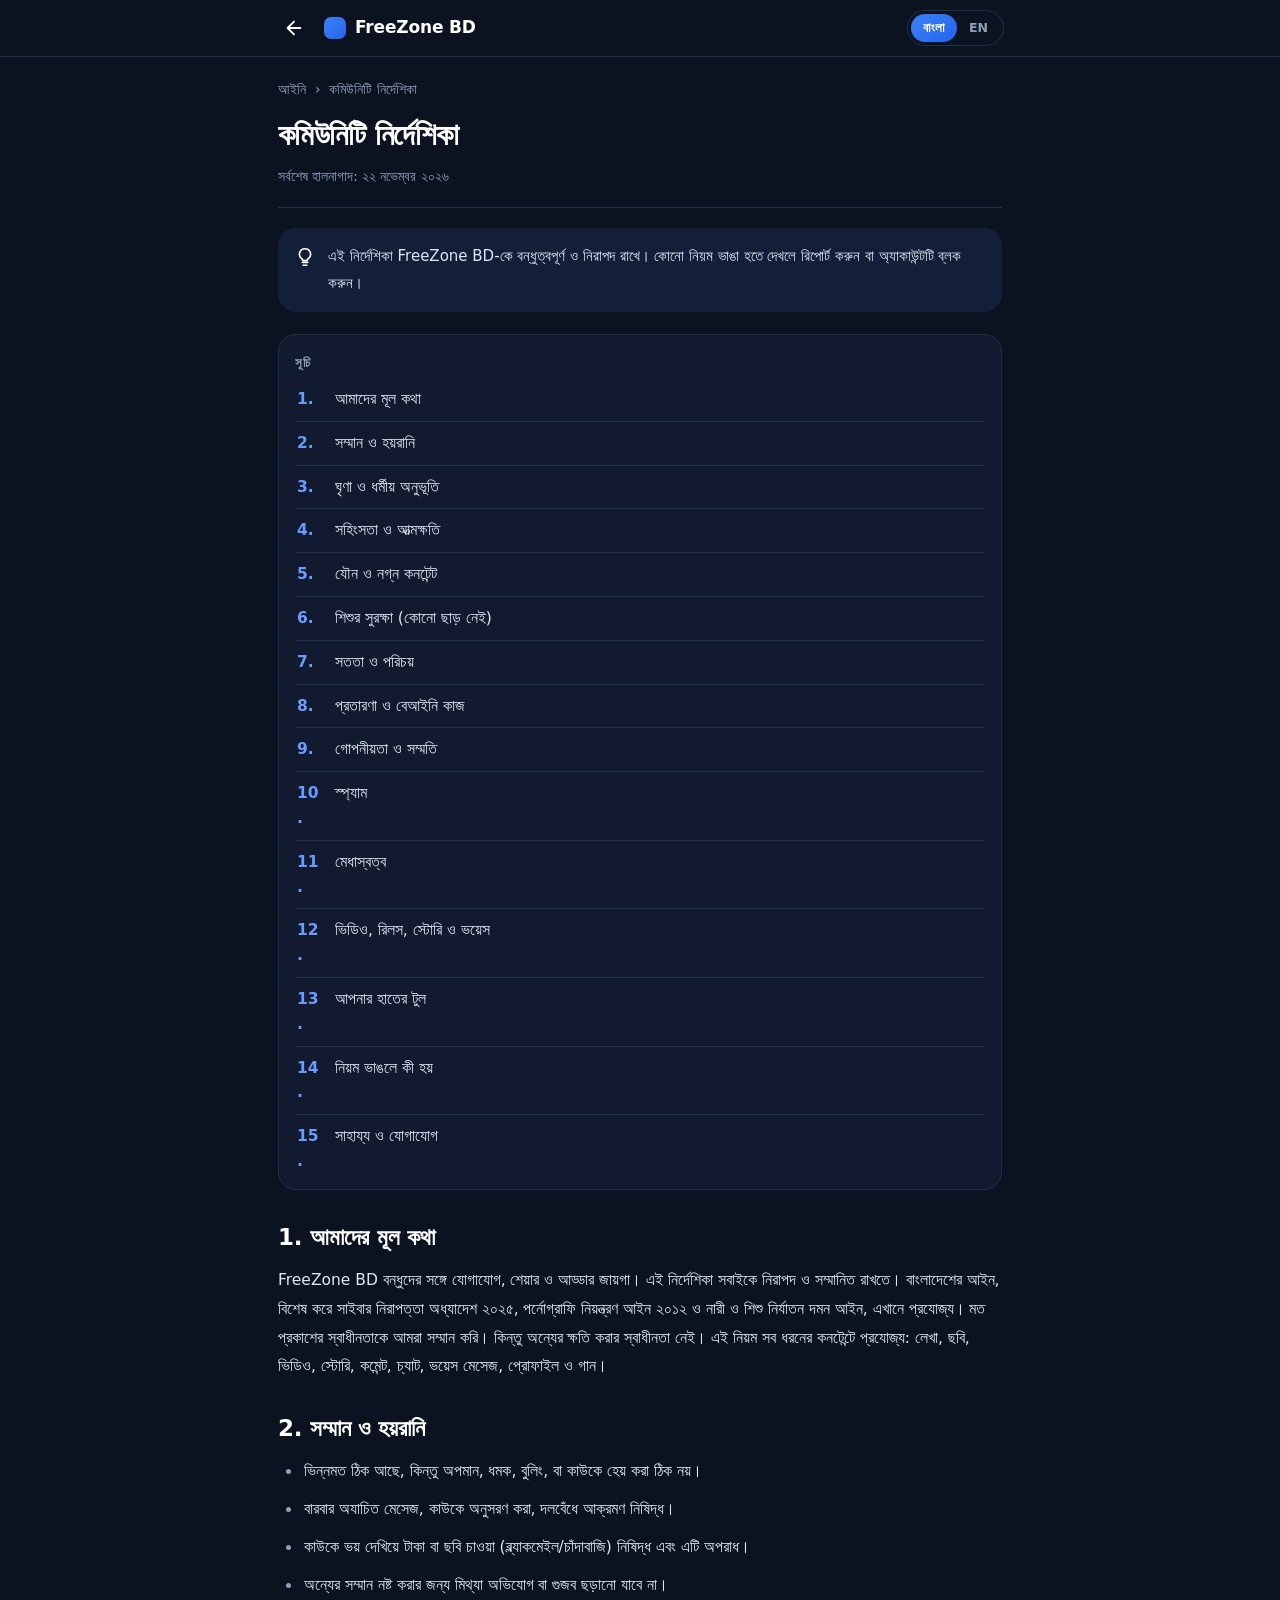
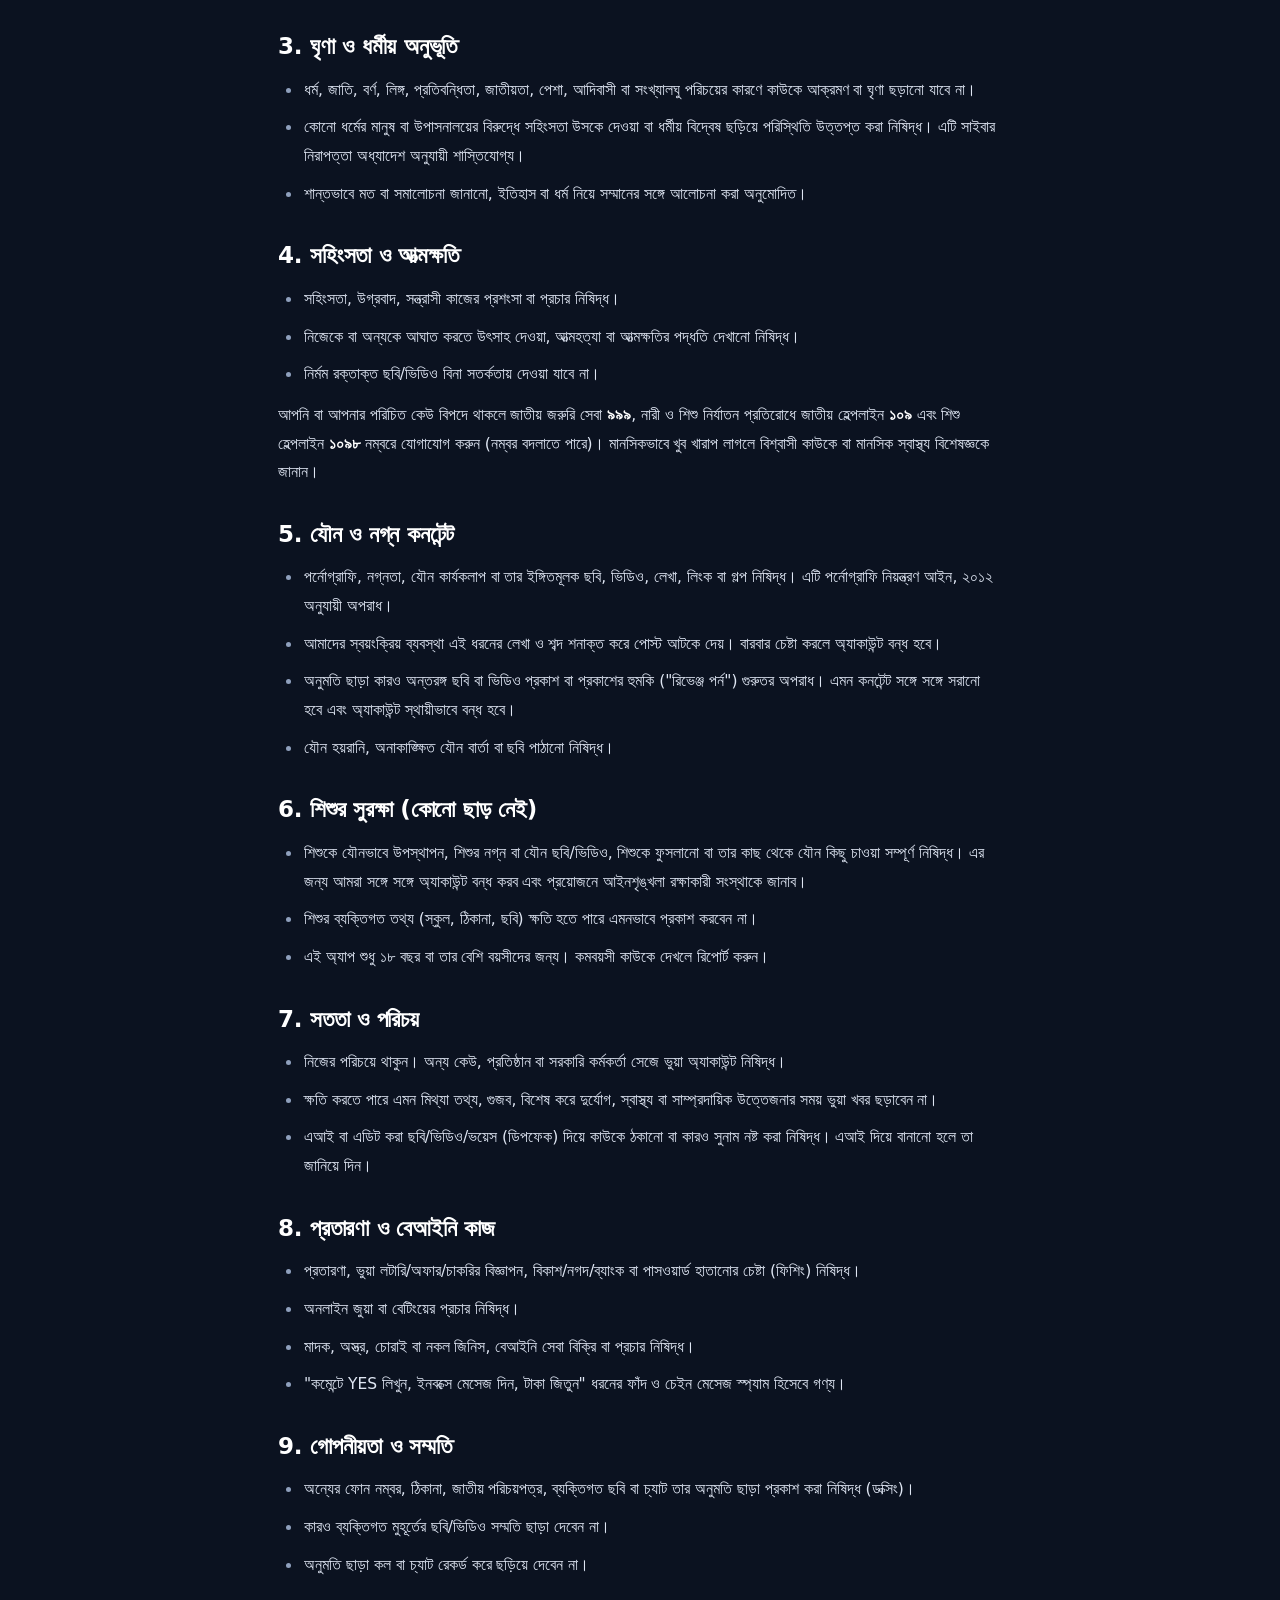
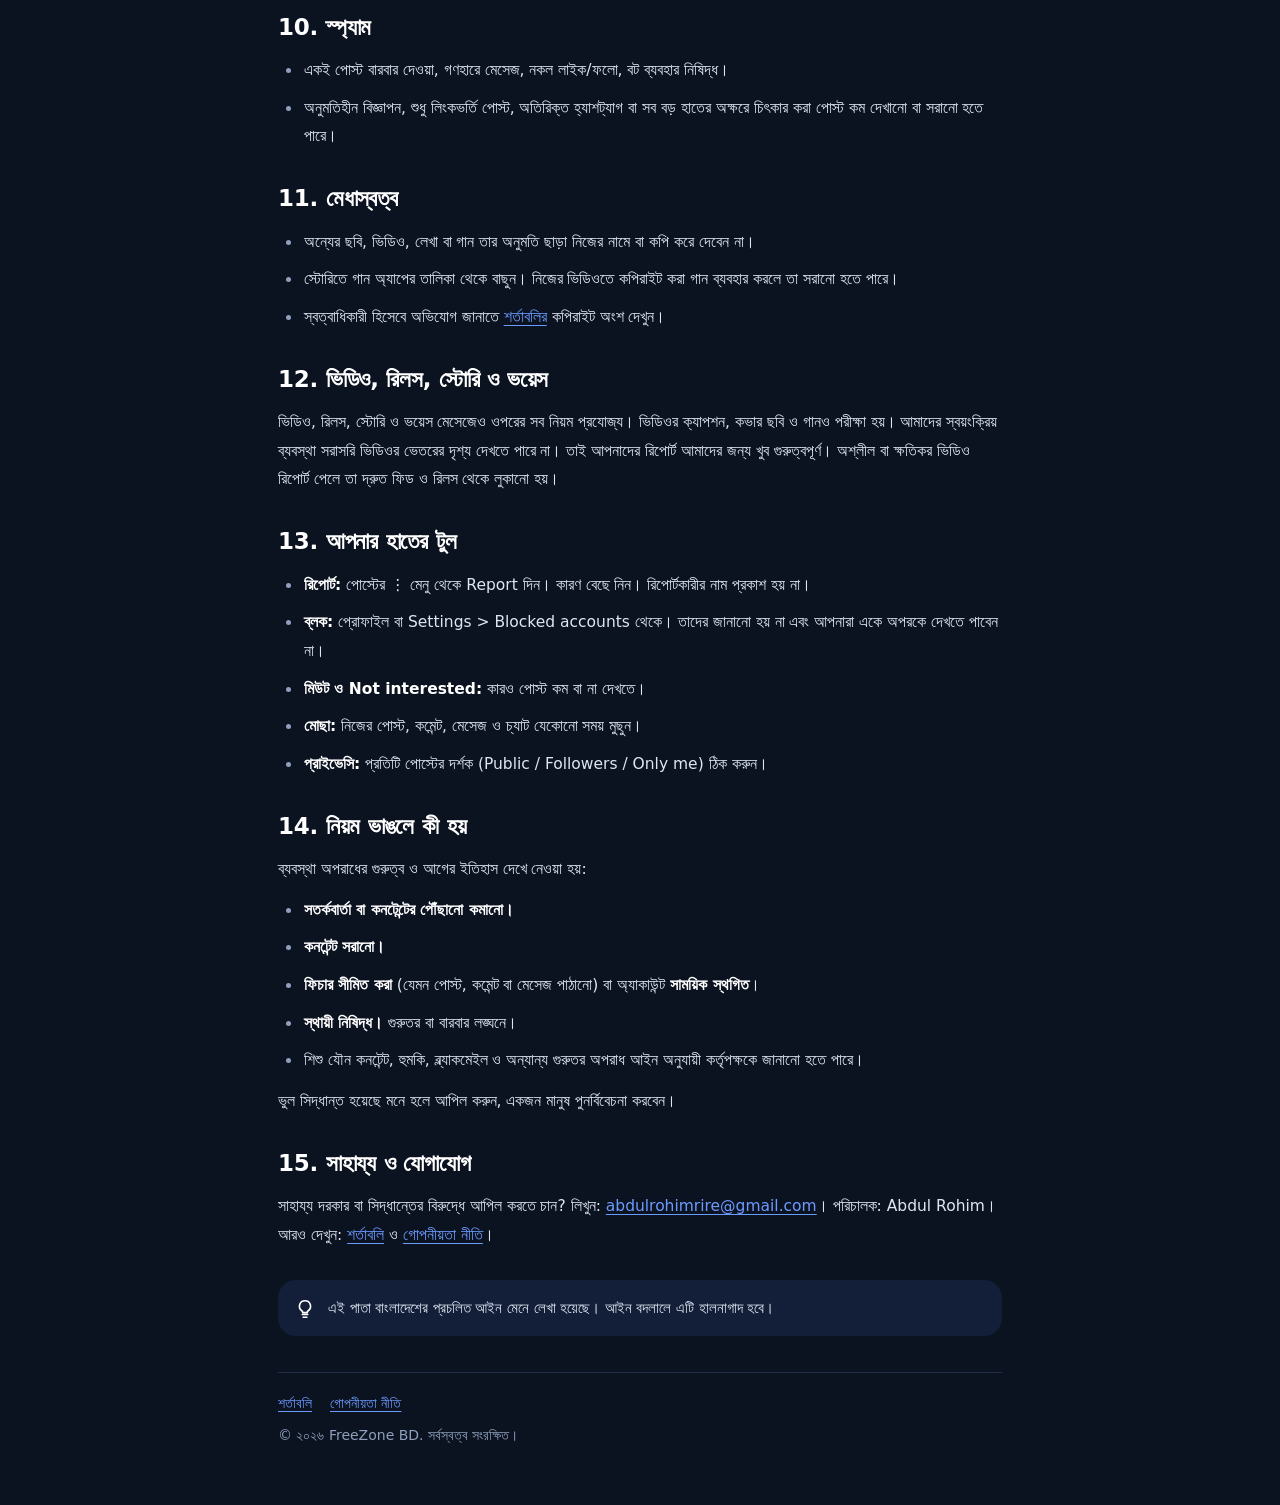
<file: guidelines.html>
<!DOCTYPE html>
<html lang="bn" data-lang="bn">
<head>
<meta charset="utf-8"/>
<meta name="viewport" content="width=device-width, initial-scale=1"/>
<meta name="theme-color" content="#004ac6"/>
<meta name="robots" content="index,follow"/>
<title>কমিউনিটি নির্দেশিকা | Community Guidelines - FreeZone BD</title>
<meta name="description" content="FreeZone BD কমিউনিটি নির্দেশিকা। Community Guidelines of FreeZone BD."/>
<script>
  (function () {
    try {
      var m = localStorage.getItem("fz-theme");
      if (m === "dark" || (m !== "light" && window.matchMedia("(prefers-color-scheme: dark)").matches)) document.documentElement.classList.add("dark");
      var q = new URLSearchParams(location.search).get("lang");
      var l = (q === "en" || q === "bn") ? q : (localStorage.getItem("fz-legal-lang") || "bn");
      document.documentElement.setAttribute("data-lang", l === "en" ? "en" : "bn");
      document.documentElement.lang = l === "en" ? "en" : "bn";
    } catch (e) {}
  })();
</script>
<link rel="stylesheet" href="legal.css"/>
<script src="analytics.js" defer></script>
</head>
<body>
<header class="bar"><div class="bar-in"><div style="display:flex;align-items:center;gap:14px"><a class="back" id="fzBack" href="feed.html?open=settings" onclick="if(history.length>1){history.back();return false}" aria-label="Back / পেছনে"><svg viewBox="0 0 24 24" fill="none" stroke="currentColor" stroke-width="2" stroke-linecap="round" stroke-linejoin="round" aria-hidden="true"><path d="M19 12H5M12 5l-7 7 7 7"/></svg></a><span class="brand">FreeZone BD</span></div><div class="lang" role="group" aria-label="Language / ভাষা"><button type="button" data-set="bn">বাংলা</button><button type="button" data-set="en" aria-label="English">EN</button></div></div></header>
<main>
<div class="lg" lang="bn"><div class="crumb"><span>আইনি</span><span>›</span><span>কমিউনিটি নির্দেশিকা</span></div><h1>কমিউনিটি নির্দেশিকা</h1><p class="updated">সর্বশেষ হালনাগাদ: <span data-app="updated"></span></p><div class="lead">এই নির্দেশিকা FreeZone BD-কে বন্ধুত্বপূর্ণ ও নিরাপদ রাখে। কোনো নিয়ম ভাঙা হতে দেখলে রিপোর্ট করুন বা অ্যাকাউন্টটি ব্লক করুন।</div><nav class="toc" aria-label="সূচি"><b>সূচি</b><ol><li><a href="#bn-principles">আমাদের মূল কথা</a></li><li><a href="#bn-respect">সম্মান ও হয়রানি</a></li><li><a href="#bn-hate">ঘৃণা ও ধর্মীয় অনুভূতি</a></li><li><a href="#bn-violence">সহিংসতা ও আত্মক্ষতি</a></li><li><a href="#bn-sexual">যৌন ও নগ্ন কনটেন্ট</a></li><li><a href="#bn-child">শিশুর সুরক্ষা (কোনো ছাড় নেই)</a></li><li><a href="#bn-honest">সততা ও পরিচয়</a></li><li><a href="#bn-scam">প্রতারণা ও বেআইনি কাজ</a></li><li><a href="#bn-privacy">গোপনীয়তা ও সম্মতি</a></li><li><a href="#bn-spam">স্প্যাম</a></li><li><a href="#bn-ip">মেধাস্বত্ব</a></li><li><a href="#bn-media">ভিডিও, রিলস, স্টোরি ও ভয়েস</a></li><li><a href="#bn-tools">আপনার হাতের টুল</a></li><li><a href="#bn-enforce">নিয়ম ভাঙলে কী হয়</a></li><li><a href="#bn-contact">সাহায্য ও যোগাযোগ</a></li></ol></nav><section id="bn-principles"><h2>1. আমাদের মূল কথা</h2><p>FreeZone BD বন্ধুদের সঙ্গে যোগাযোগ, শেয়ার ও আড্ডার জায়গা। এই নির্দেশিকা সবাইকে নিরাপদ ও সম্মানিত রাখতে। বাংলাদেশের আইন, বিশেষ করে সাইবার নিরাপত্তা অধ্যাদেশ ২০২৫, পর্নোগ্রাফি নিয়ন্ত্রণ আইন ২০১২ ও নারী ও শিশু নির্যাতন দমন আইন, এখানে প্রযোজ্য। মত প্রকাশের স্বাধীনতাকে আমরা সম্মান করি। কিন্তু অন্যের ক্ষতি করার স্বাধীনতা নেই। এই নিয়ম সব ধরনের কনটেন্টে প্রযোজ্য: লেখা, ছবি, ভিডিও, স্টোরি, কমেন্ট, চ্যাট, ভয়েস মেসেজ, প্রোফাইল ও গান।</p></section><section id="bn-respect"><h2>2. সম্মান ও হয়রানি</h2><ul><li>ভিন্নমত ঠিক আছে, কিন্তু অপমান, ধমক, বুলিং, বা কাউকে হেয় করা ঠিক নয়।</li><li>বারবার অযাচিত মেসেজ, কাউকে অনুসরণ করা, দলবেঁধে আক্রমণ নিষিদ্ধ।</li><li>কাউকে ভয় দেখিয়ে টাকা বা ছবি চাওয়া (ব্ল্যাকমেইল/চাঁদাবাজি) নিষিদ্ধ এবং এটি অপরাধ।</li><li>অন্যের সম্মান নষ্ট করার জন্য মিথ্যা অভিযোগ বা গুজব ছড়ানো যাবে না।</li></ul></section><section id="bn-hate"><h2>3. ঘৃণা ও ধর্মীয় অনুভূতি</h2><ul><li>ধর্ম, জাতি, বর্ণ, লিঙ্গ, প্রতিবন্ধিতা, জাতীয়তা, পেশা, আদিবাসী বা সংখ্যালঘু পরিচয়ের কারণে কাউকে আক্রমণ বা ঘৃণা ছড়ানো যাবে না।</li><li>কোনো ধর্মের মানুষ বা উপাসনালয়ের বিরুদ্ধে সহিংসতা উসকে দেওয়া বা ধর্মীয় বিদ্বেষ ছড়িয়ে পরিস্থিতি উত্তপ্ত করা নিষিদ্ধ। এটি সাইবার নিরাপত্তা অধ্যাদেশ অনুযায়ী শাস্তিযোগ্য।</li><li>শান্তভাবে মত বা সমালোচনা জানানো, ইতিহাস বা ধর্ম নিয়ে সম্মানের সঙ্গে আলোচনা করা অনুমোদিত।</li></ul></section><section id="bn-violence"><h2>4. সহিংসতা ও আত্মক্ষতি</h2><ul><li>সহিংসতা, উগ্রবাদ, সন্ত্রাসী কাজের প্রশংসা বা প্রচার নিষিদ্ধ।</li><li>নিজেকে বা অন্যকে আঘাত করতে উৎসাহ দেওয়া, আত্মহত্যা বা আত্মক্ষতির পদ্ধতি দেখানো নিষিদ্ধ।</li><li>নির্মম রক্তাক্ত ছবি/ভিডিও বিনা সতর্কতায় দেওয়া যাবে না।</li></ul>
<p>আপনি বা আপনার পরিচিত কেউ বিপদে থাকলে জাতীয় জরুরি সেবা <b>৯৯৯</b>, নারী ও শিশু নির্যাতন প্রতিরোধে জাতীয় হেল্পলাইন <b>১০৯</b> এবং শিশু হেল্পলাইন <b>১০৯৮</b> নম্বরে যোগাযোগ করুন (নম্বর বদলাতে পারে)। মানসিকভাবে খুব খারাপ লাগলে বিশ্বাসী কাউকে বা মানসিক স্বাস্থ্য বিশেষজ্ঞকে জানান।</p></section><section id="bn-sexual"><h2>5. যৌন ও নগ্ন কনটেন্ট</h2><ul><li>পর্নোগ্রাফি, নগ্নতা, যৌন কার্যকলাপ বা তার ইঙ্গিতমূলক ছবি, ভিডিও, লেখা, লিংক বা গল্প নিষিদ্ধ। এটি পর্নোগ্রাফি নিয়ন্ত্রণ আইন, ২০১২ অনুযায়ী অপরাধ।</li><li>আমাদের স্বয়ংক্রিয় ব্যবস্থা এই ধরনের লেখা ও শব্দ শনাক্ত করে পোস্ট আটকে দেয়। বারবার চেষ্টা করলে অ্যাকাউন্ট বন্ধ হবে।</li><li>অনুমতি ছাড়া কারও অন্তরঙ্গ ছবি বা ভিডিও প্রকাশ বা প্রকাশের হুমকি ("রিভেঞ্জ পর্ন") গুরুতর অপরাধ। এমন কনটেন্ট সঙ্গে সঙ্গে সরানো হবে এবং অ্যাকাউন্ট স্থায়ীভাবে বন্ধ হবে।</li><li>যৌন হয়রানি, অনাকাঙ্ক্ষিত যৌন বার্তা বা ছবি পাঠানো নিষিদ্ধ।</li></ul></section><section id="bn-child"><h2>6. শিশুর সুরক্ষা (কোনো ছাড় নেই)</h2><ul><li>শিশুকে যৌনভাবে উপস্থাপন, শিশুর নগ্ন বা যৌন ছবি/ভিডিও, শিশুকে ফুসলানো বা তার কাছ থেকে যৌন কিছু চাওয়া সম্পূর্ণ নিষিদ্ধ। এর জন্য আমরা সঙ্গে সঙ্গে অ্যাকাউন্ট বন্ধ করব এবং প্রয়োজনে আইনশৃঙ্খলা রক্ষাকারী সংস্থাকে জানাব।</li><li>শিশুর ব্যক্তিগত তথ্য (স্কুল, ঠিকানা, ছবি) ক্ষতি হতে পারে এমনভাবে প্রকাশ করবেন না।</li><li>এই অ্যাপ শুধু ১৮ বছর বা তার বেশি বয়সীদের জন্য। কমবয়সী কাউকে দেখলে রিপোর্ট করুন।</li></ul></section><section id="bn-honest"><h2>7. সততা ও পরিচয়</h2><ul><li>নিজের পরিচয়ে থাকুন। অন্য কেউ, প্রতিষ্ঠান বা সরকারি কর্মকর্তা সেজে ভুয়া অ্যাকাউন্ট নিষিদ্ধ।</li><li>ক্ষতি করতে পারে এমন মিথ্যা তথ্য, গুজব, বিশেষ করে দুর্যোগ, স্বাস্থ্য বা সাম্প্রদায়িক উত্তেজনার সময় ভুয়া খবর ছড়াবেন না।</li><li>এআই বা এডিট করা ছবি/ভিডিও/ভয়েস (ডিপফেক) দিয়ে কাউকে ঠকানো বা কারও সুনাম নষ্ট করা নিষিদ্ধ। এআই দিয়ে বানানো হলে তা জানিয়ে দিন।</li></ul></section><section id="bn-scam"><h2>8. প্রতারণা ও বেআইনি কাজ</h2><ul><li>প্রতারণা, ভুয়া লটারি/অফার/চাকরির বিজ্ঞাপন, বিকাশ/নগদ/ব্যাংক বা পাসওয়ার্ড হাতানোর চেষ্টা (ফিশিং) নিষিদ্ধ।</li><li>অনলাইন জুয়া বা বেটিংয়ের প্রচার নিষিদ্ধ।</li><li>মাদক, অস্ত্র, চোরাই বা নকল জিনিস, বেআইনি সেবা বিক্রি বা প্রচার নিষিদ্ধ।</li><li>"কমেন্টে YES লিখুন, ইনবক্সে মেসেজ দিন, টাকা জিতুন" ধরনের ফাঁদ ও চেইন মেসেজ স্প্যাম হিসেবে গণ্য।</li></ul></section><section id="bn-privacy"><h2>9. গোপনীয়তা ও সম্মতি</h2><ul><li>অন্যের ফোন নম্বর, ঠিকানা, জাতীয় পরিচয়পত্র, ব্যক্তিগত ছবি বা চ্যাট তার অনুমতি ছাড়া প্রকাশ করা নিষিদ্ধ (ডক্সিং)।</li><li>কারও ব্যক্তিগত মুহূর্তের ছবি/ভিডিও সম্মতি ছাড়া দেবেন না।</li><li>অনুমতি ছাড়া কল বা চ্যাট রেকর্ড করে ছড়িয়ে দেবেন না।</li></ul></section><section id="bn-spam"><h2>10. স্প্যাম</h2><ul><li>একই পোস্ট বারবার দেওয়া, গণহারে মেসেজ, নকল লাইক/ফলো, বট ব্যবহার নিষিদ্ধ।</li><li>অনুমতিহীন বিজ্ঞাপন, শুধু লিংকভর্তি পোস্ট, অতিরিক্ত হ্যাশট্যাগ বা সব বড় হাতের অক্ষরে চিৎকার করা পোস্ট কম দেখানো বা সরানো হতে পারে।</li></ul></section><section id="bn-ip"><h2>11. মেধাস্বত্ব</h2><ul><li>অন্যের ছবি, ভিডিও, লেখা বা গান তার অনুমতি ছাড়া নিজের নামে বা কপি করে দেবেন না।</li><li>স্টোরিতে গান অ্যাপের তালিকা থেকে বাছুন। নিজের ভিডিওতে কপিরাইট করা গান ব্যবহার করলে তা সরানো হতে পারে।</li><li>স্বত্বাধিকারী হিসেবে অভিযোগ জানাতে <a href="terms.html">শর্তাবলির</a> কপিরাইট অংশ দেখুন।</li></ul></section><section id="bn-media"><h2>12. ভিডিও, রিলস, স্টোরি ও ভয়েস</h2><p>ভিডিও, রিলস, স্টোরি ও ভয়েস মেসেজেও ওপরের সব নিয়ম প্রযোজ্য। ভিডিওর ক্যাপশন, কভার ছবি ও গানও পরীক্ষা হয়। আমাদের স্বয়ংক্রিয় ব্যবস্থা সরাসরি ভিডিওর ভেতরের দৃশ্য দেখতে পারে না। তাই আপনাদের রিপোর্ট আমাদের জন্য খুব গুরুত্বপূর্ণ। অশ্লীল বা ক্ষতিকর ভিডিও রিপোর্ট পেলে তা দ্রুত ফিড ও রিলস থেকে লুকানো হয়।</p></section><section id="bn-tools"><h2>13. আপনার হাতের টুল</h2><ul><li><b>রিপোর্ট:</b> পোস্টের ⋮ মেনু থেকে Report দিন। কারণ বেছে নিন। রিপোর্টকারীর নাম প্রকাশ হয় না।</li><li><b>ব্লক:</b> প্রোফাইল বা Settings > Blocked accounts থেকে। তাদের জানানো হয় না এবং আপনারা একে অপরকে দেখতে পাবেন না।</li><li><b>মিউট ও Not interested:</b> কারও পোস্ট কম বা না দেখতে।</li><li><b>মোছা:</b> নিজের পোস্ট, কমেন্ট, মেসেজ ও চ্যাট যেকোনো সময় মুছুন।</li><li><b>প্রাইভেসি:</b> প্রতিটি পোস্টের দর্শক (Public / Followers / Only me) ঠিক করুন।</li></ul></section><section id="bn-enforce"><h2>14. নিয়ম ভাঙলে কী হয়</h2><p>ব্যবস্থা অপরাধের গুরুত্ব ও আগের ইতিহাস দেখে নেওয়া হয়:</p>
<ul><li><b>সতর্কবার্তা বা কনটেন্টের পৌঁছানো কমানো।</b></li><li><b>কনটেন্ট সরানো।</b></li><li><b>ফিচার সীমিত করা</b> (যেমন পোস্ট, কমেন্ট বা মেসেজ পাঠানো) বা অ্যাকাউন্ট <b>সাময়িক স্থগিত</b>।</li><li><b>স্থায়ী নিষিদ্ধ।</b> গুরুতর বা বারবার লঙ্ঘনে।</li><li>শিশু যৌন কনটেন্ট, হুমকি, ব্ল্যাকমেইল ও অন্যান্য গুরুতর অপরাধ আইন অনুযায়ী কর্তৃপক্ষকে জানানো হতে পারে।</li></ul>
<p>ভুল সিদ্ধান্ত হয়েছে মনে হলে আপিল করুন, একজন মানুষ পুনর্বিবেচনা করবেন।</p></section><section id="bn-contact"><h2>15. সাহায্য ও যোগাযোগ</h2><p>সাহায্য দরকার বা সিদ্ধান্তের বিরুদ্ধে আপিল করতে চান? লিখুন: <span data-app="contact"></span>। পরিচালক: <span data-app="operator"></span>। আরও দেখুন: <a href="terms.html">শর্তাবলি</a> ও <a href="privacy.html">গোপনীয়তা নীতি</a>।</p></section><p class="note">এই পাতা বাংলাদেশের প্রচলিত আইন মেনে লেখা হয়েছে। আইন বদলালে এটি হালনাগাদ হবে।</p><footer><span>&copy; <span data-app="year"></span> FreeZone BD. সর্বস্বত্ব সংরক্ষিত।</span><a href="terms.html">শর্তাবলি</a><a href="privacy.html">গোপনীয়তা নীতি</a></footer></div><div class="lg" lang="en"><div class="crumb"><span>Legal</span><span>›</span><span>Community Guidelines</span></div><h1>Community Guidelines</h1><p class="updated">Last updated: <span data-app="updated"></span></p><div class="lead">These guidelines keep FreeZone BD friendly and safe. If you see a rule being broken, report it or block the account.</div><nav class="toc" aria-label="Contents"><b>Contents</b><ol><li><a href="#en-principles">Our principle</a></li><li><a href="#en-respect">Respect and harassment</a></li><li><a href="#en-hate">Hate and religious sentiment</a></li><li><a href="#en-violence">Violence and self-harm</a></li><li><a href="#en-sexual">Sexual and nude content</a></li><li><a href="#en-child">Child safety (no exceptions)</a></li><li><a href="#en-honest">Honesty and identity</a></li><li><a href="#en-scam">Fraud and illegal activity</a></li><li><a href="#en-privacy">Privacy and consent</a></li><li><a href="#en-spam">Spam</a></li><li><a href="#en-ip">Intellectual property</a></li><li><a href="#en-media">Video, reels, stories and voice</a></li><li><a href="#en-tools">Tools in your hands</a></li><li><a href="#en-enforce">What happens if rules are broken</a></li><li><a href="#en-contact">Help and contact</a></li></ol></nav><section id="en-principles"><h2>1. Our principle</h2><p>FreeZone BD is a place to connect, share and chat with friends. These guidelines keep everyone safe and respected. The laws of Bangladesh apply here, in particular the Cyber Security Ordinance 2025, the Pornography Control Act 2012 and the laws against oppression of women and children. We respect freedom of expression, but there is no freedom to harm others. These rules apply to all content: text, photos, video, stories, comments, chats, voice messages, profiles and music.</p></section><section id="en-respect"><h2>2. Respect and harassment</h2><ul><li>Disagreement is fine; insults, threats, bullying or humiliating people is not.</li><li>Repeated unwanted messages, stalking and group attacks are not allowed.</li><li>Threatening someone to get money or photos (blackmail/extortion) is forbidden and is a crime.</li><li>Do not spread false accusations or rumours to damage someone's honour.</li></ul></section><section id="en-hate"><h2>3. Hate and religious sentiment</h2><ul><li>Do not attack or spread hatred against people because of religion, race, colour, gender, disability, nationality, occupation, or indigenous or minority identity.</li><li>Inciting violence against people or places of worship of any religion, or spreading religious hatred that inflames the situation, is forbidden and punishable under the Cyber Security Ordinance.</li><li>Calm expression of opinion or criticism, and respectful discussion of history or religion, is allowed.</li></ul></section><section id="en-violence"><h2>4. Violence and self-harm</h2><ul><li>Praising or promoting violence, extremism or terrorism is forbidden.</li><li>Encouraging anyone to hurt themselves or others, or showing methods of suicide or self-harm, is forbidden.</li><li>Graphic bloody images or video must not be posted without warning.</li></ul>
<p>If you or someone you know is in danger, contact the national emergency service <b>999</b>, the national helpline for violence against women and children <b>109</b>, or the child helpline <b>1098</b> (numbers may change). If you feel very low, tell someone you trust or a mental health professional.</p></section><section id="en-sexual"><h2>5. Sexual and nude content</h2><ul><li>Pornography, nudity, sexual acts, or suggestive photos, videos, text, links or stories are forbidden. This is an offence under the Pornography Control Act, 2012.</li><li>Our automatic system detects such text and words and stops the post. Repeated attempts lead to account closure.</li><li>Publishing, or threatening to publish, someone's intimate photo or video without consent ("revenge porn") is a serious crime. We remove it at once and close the account permanently.</li><li>Sexual harassment and sending unwanted sexual messages or pictures is forbidden.</li></ul></section><section id="en-child"><h2>6. Child safety (no exceptions)</h2><ul><li>Sexualised depiction of a child, any nude or sexual picture or video of a child, grooming a child or asking a child for anything sexual is completely forbidden. We close the account at once and, where needed, report it to law-enforcement agencies.</li><li>Do not reveal a child's private information (school, address, photo) in a way that could harm them.</li><li>This app is only for people aged 18 or over. If you see someone younger, report them.</li></ul></section><section id="en-honest"><h2>7. Honesty and identity</h2><ul><li>Be yourself. Fake accounts pretending to be another person, a company or an official are forbidden.</li><li>Do not spread harmful false information or rumours, especially fake news during disasters, health scares or communal tension.</li><li>Using AI or edited pictures, videos or voices (deepfakes) to deceive people or damage someone's reputation is forbidden. If you made something with AI, say so.</li></ul></section><section id="en-scam"><h2>8. Fraud and illegal activity</h2><ul><li>Fraud, fake lottery/offer/job adverts, and attempts to steal bKash/Nagad/bank details or passwords (phishing) are forbidden.</li><li>Promoting online gambling or betting is forbidden.</li><li>Selling or promoting drugs, weapons, stolen or counterfeit goods, or illegal services is forbidden.</li><li>Traps like "comment YES, message me in the inbox, win money" and chain messages count as spam.</li></ul></section><section id="en-privacy"><h2>9. Privacy and consent</h2><ul><li>Do not publish someone's phone number, address, national ID, private photos or chats without permission (doxxing).</li><li>Do not post photos or video of someone in a private moment without consent.</li><li>Do not record calls or chats and spread them without permission.</li></ul></section><section id="en-spam"><h2>10. Spam</h2><ul><li>Posting the same thing again and again, mass messages, fake likes/follows and using bots are forbidden.</li><li>Unauthorised ads, link-only posts, too many hashtags and posts shouting in ALL CAPS may be shown less or removed.</li></ul></section><section id="en-ip"><h2>11. Intellectual property</h2><ul><li>Do not copy someone else's photo, video, text or music, or post it as your own, without permission.</li><li>Choose story music from the app's list. Using copyrighted songs in your own videos may lead to removal.</li><li>To complain as the rights owner, see the copyright section of the <a href="terms.html">Terms</a>.</li></ul></section><section id="en-media"><h2>12. Video, reels, stories and voice</h2><p>All the rules above also apply to video, reels, stories and voice messages. Video captions, cover pictures and music are checked too. Our automatic system cannot see inside a video, so your reports are very important. When we get reports about adult or harmful video it is quickly hidden from the feed and reels.</p></section><section id="en-tools"><h2>13. Tools in your hands</h2><ul><li><b>Report:</b> use Report in the ⋮ menu of a post and choose a reason. The reporter's name is not shown.</li><li><b>Block:</b> from a profile or Settings > Blocked accounts. They are not told and you will no longer see each other.</li><li><b>Mute and Not interested:</b> to see less or none of someone's posts.</li><li><b>Delete:</b> remove your own posts, comments, messages and chats whenever you like.</li><li><b>Privacy:</b> choose the audience of each post (Public / Followers / Only me).</li></ul></section><section id="en-enforce"><h2>14. What happens if rules are broken</h2><p>The action depends on how serious the breach is and your history:</p>
<ul><li><b>A warning, or less reach for the content.</b></li><li><b>Content removal.</b></li><li><b>Limited features</b> (such as posting, commenting or messaging) or <b>temporary suspension</b> of the account.</li><li><b>Permanent ban</b> for serious or repeated breaches.</li><li>Child sexual content, threats, blackmail and other serious crimes may be reported to the authorities as the law provides.</li></ul>
<p>If you think a decision was wrong, appeal and a person will review it.</p></section><section id="en-contact"><h2>15. Help and contact</h2><p>Need help or want to appeal a decision? Write to: <span data-app="contact"></span>. Operator: <span data-app="operator"></span>. See also the <a href="terms.html">Terms of Service</a> and the <a href="privacy.html">Privacy Policy</a>.</p></section><p class="note">This page is written to follow the laws of Bangladesh in force. It will be updated when the law changes.</p><footer><span>&copy; <span data-app="year"></span> FreeZone BD. All rights reserved.</span><a href="terms.html">Terms of Service</a><a href="privacy.html">Privacy Policy</a></footer></div></main>
<script type="module">
  import { SUPPORT_EMAIL, OPERATOR_NAME, OPERATOR_ADDRESS, LEGAL_UPDATED, LEGAL_UPDATED_BN, MIN_AGE } from "./app-info.js";
  const bn = (n) => String(n).replace(/[0-9]/g, (d) => "০১২৩৪৫৬৭৮৯"[d]);
  const root = document.documentElement;
  const setLang = (l) => {
    l = l === "en" ? "en" : "bn";
    root.setAttribute("data-lang", l); root.lang = l;
    try { localStorage.setItem("fz-legal-lang", l); } catch (e) {}
    document.querySelectorAll(".lang button").forEach((b) => b.setAttribute("aria-pressed", String(b.dataset.set === l)));
  };
  document.querySelectorAll(".lang button").forEach((b) => b.addEventListener("click", () => setLang(b.dataset.set)));
  setLang(root.getAttribute("data-lang"));
  const put = (sel, fn) => document.querySelectorAll(sel).forEach((el) => { const l = el.closest("[lang]")?.getAttribute("lang") === "en" ? "en" : "bn"; fn(el, l); });
  put('[data-app="updated"]', (el, l) => (el.textContent = l === "en" ? LEGAL_UPDATED : LEGAL_UPDATED_BN));
  put('[data-app="year"]', (el, l) => (el.textContent = l === "en" ? new Date().getFullYear() : bn(new Date().getFullYear())));
  put('[data-app="age"]', (el, l) => (el.textContent = l === "en" ? MIN_AGE : bn(MIN_AGE)));
  put('[data-app="operator"]', (el, l) => (el.textContent = OPERATOR_NAME || (l === "en" ? "the operator of FreeZone BD" : "FreeZone BD-এর পরিচালক")));
  put('[data-app="address"]', (el) => { if (OPERATOR_ADDRESS) el.textContent = OPERATOR_ADDRESS; else el.closest("li, p")?.remove(); });
  put('[data-app="contact"]', (el, l) => {
    if (SUPPORT_EMAIL) el.innerHTML = '<a href="mailto:' + SUPPORT_EMAIL + '">' + SUPPORT_EMAIL + '</a>';
    else el.textContent = l === "en" ? "Settings > Report a problem inside the app" : "অ্যাপের Settings > Report a problem";
  });
</script>
</body>
</html>
</file>
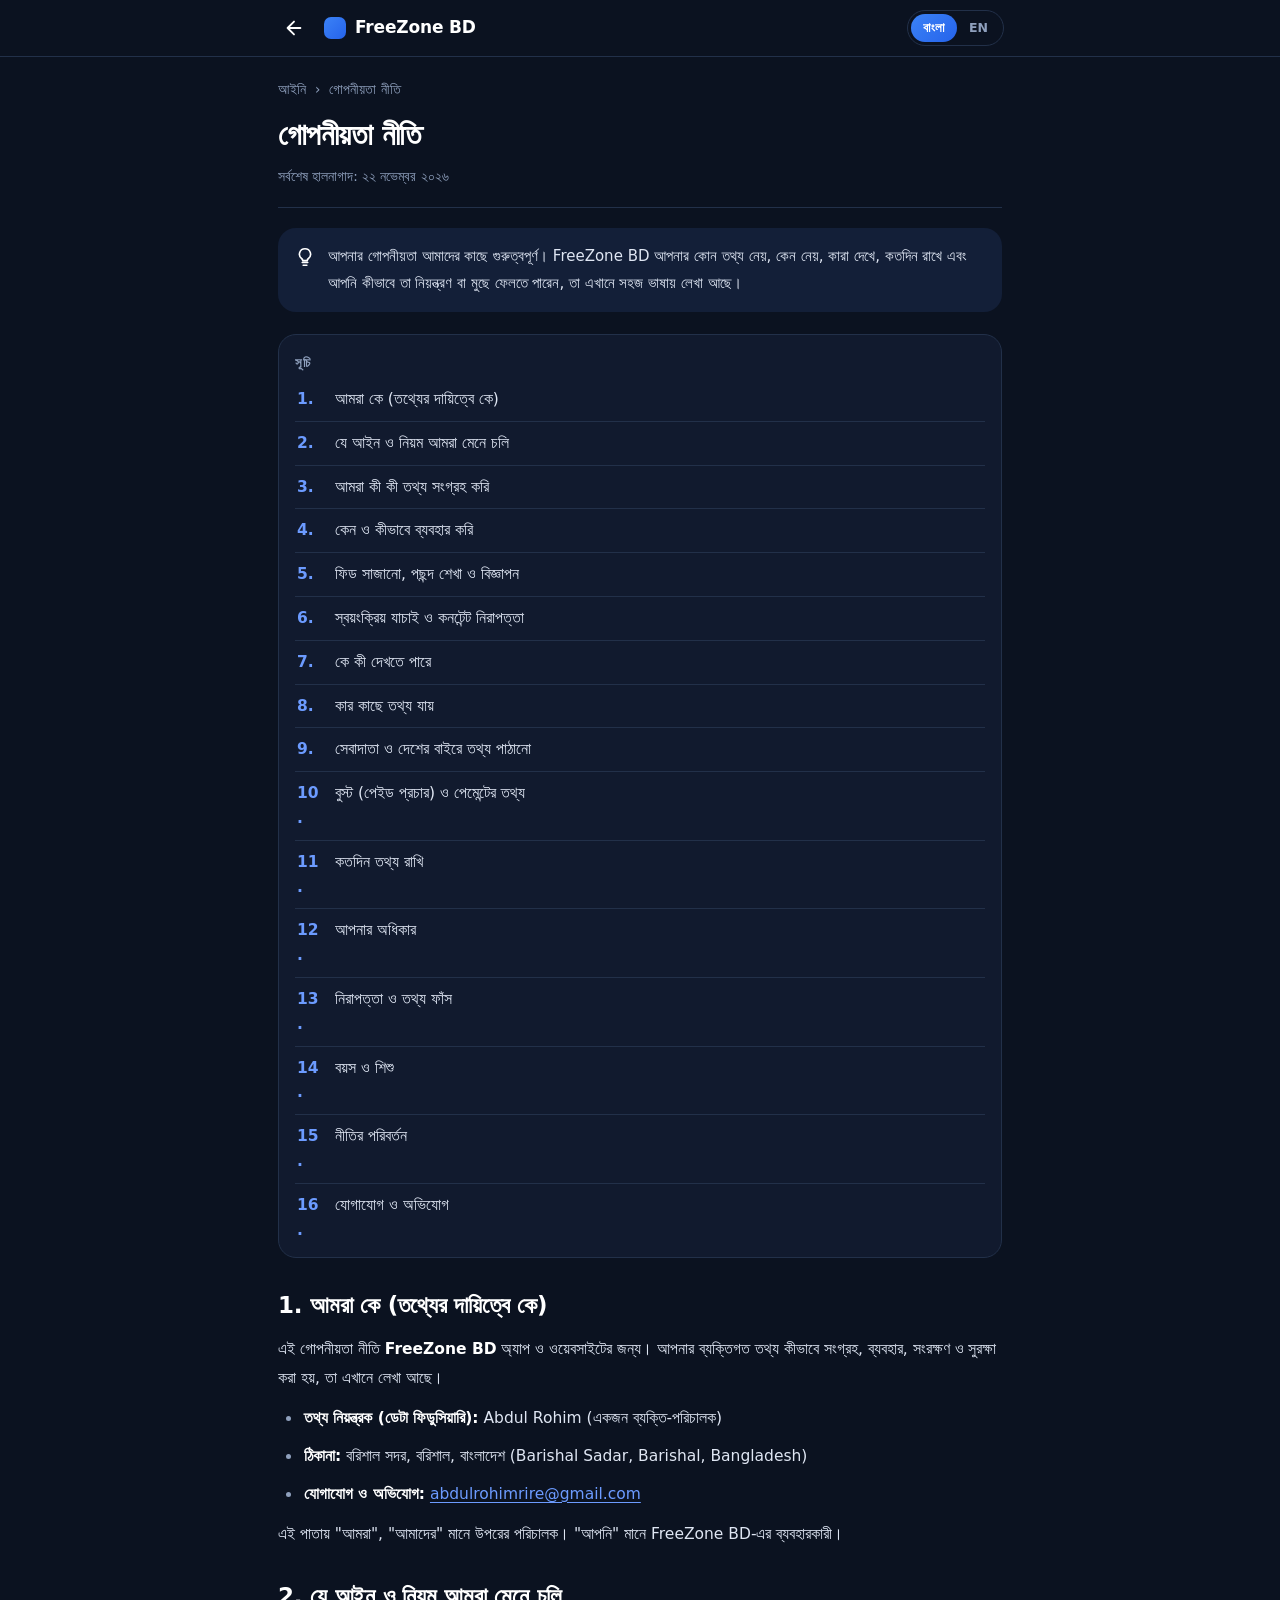
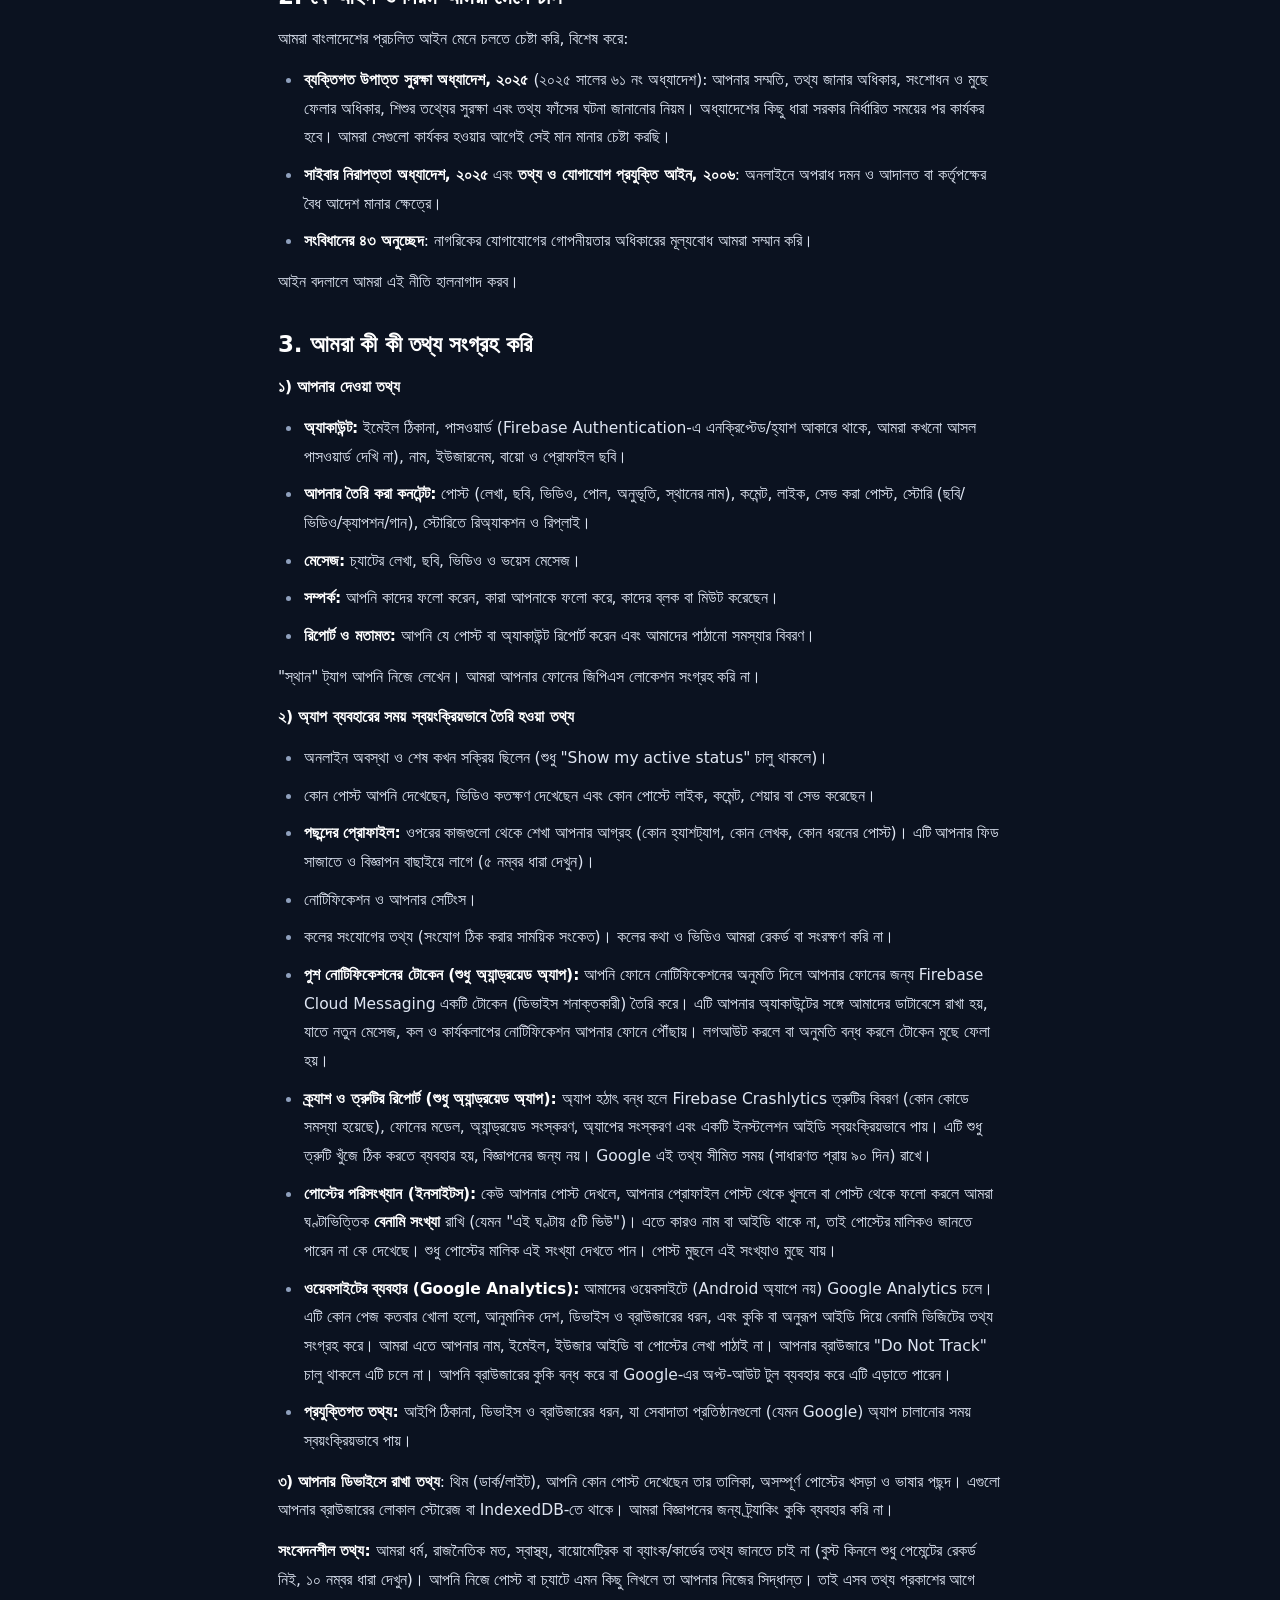
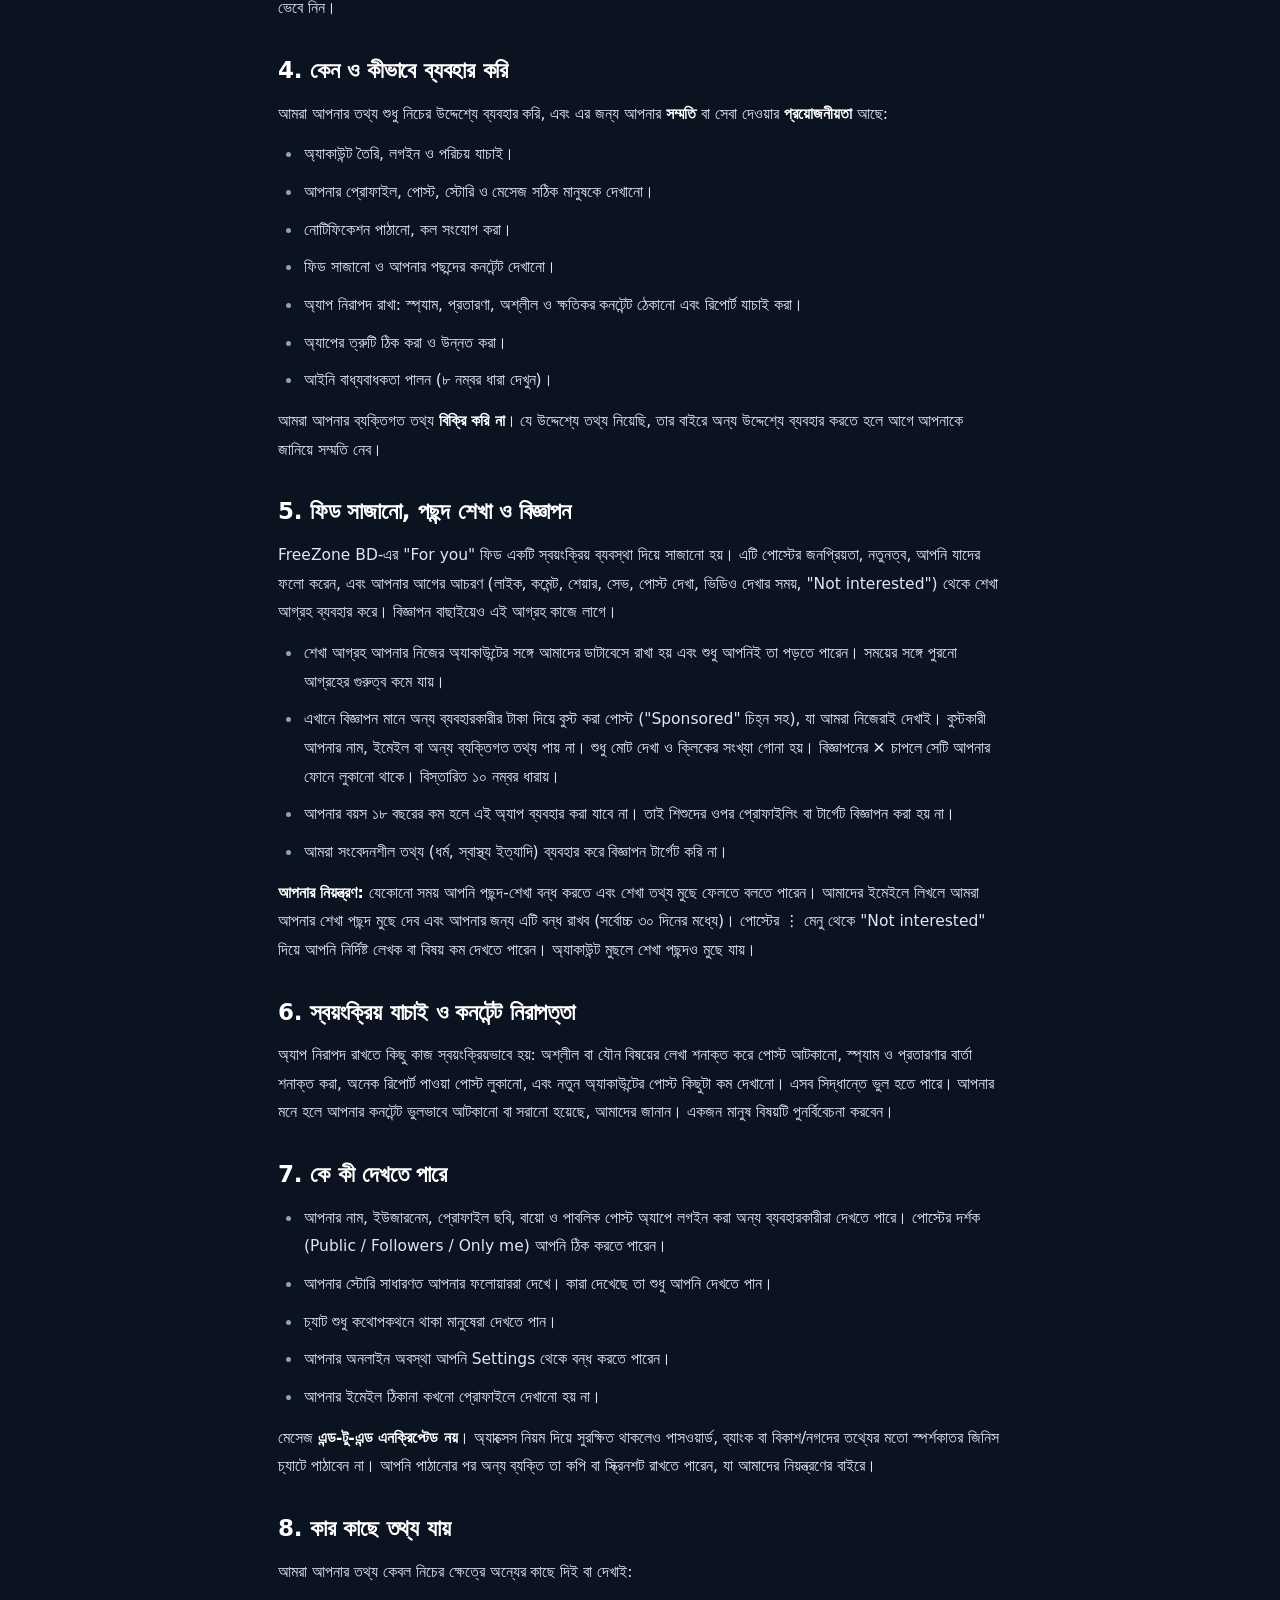
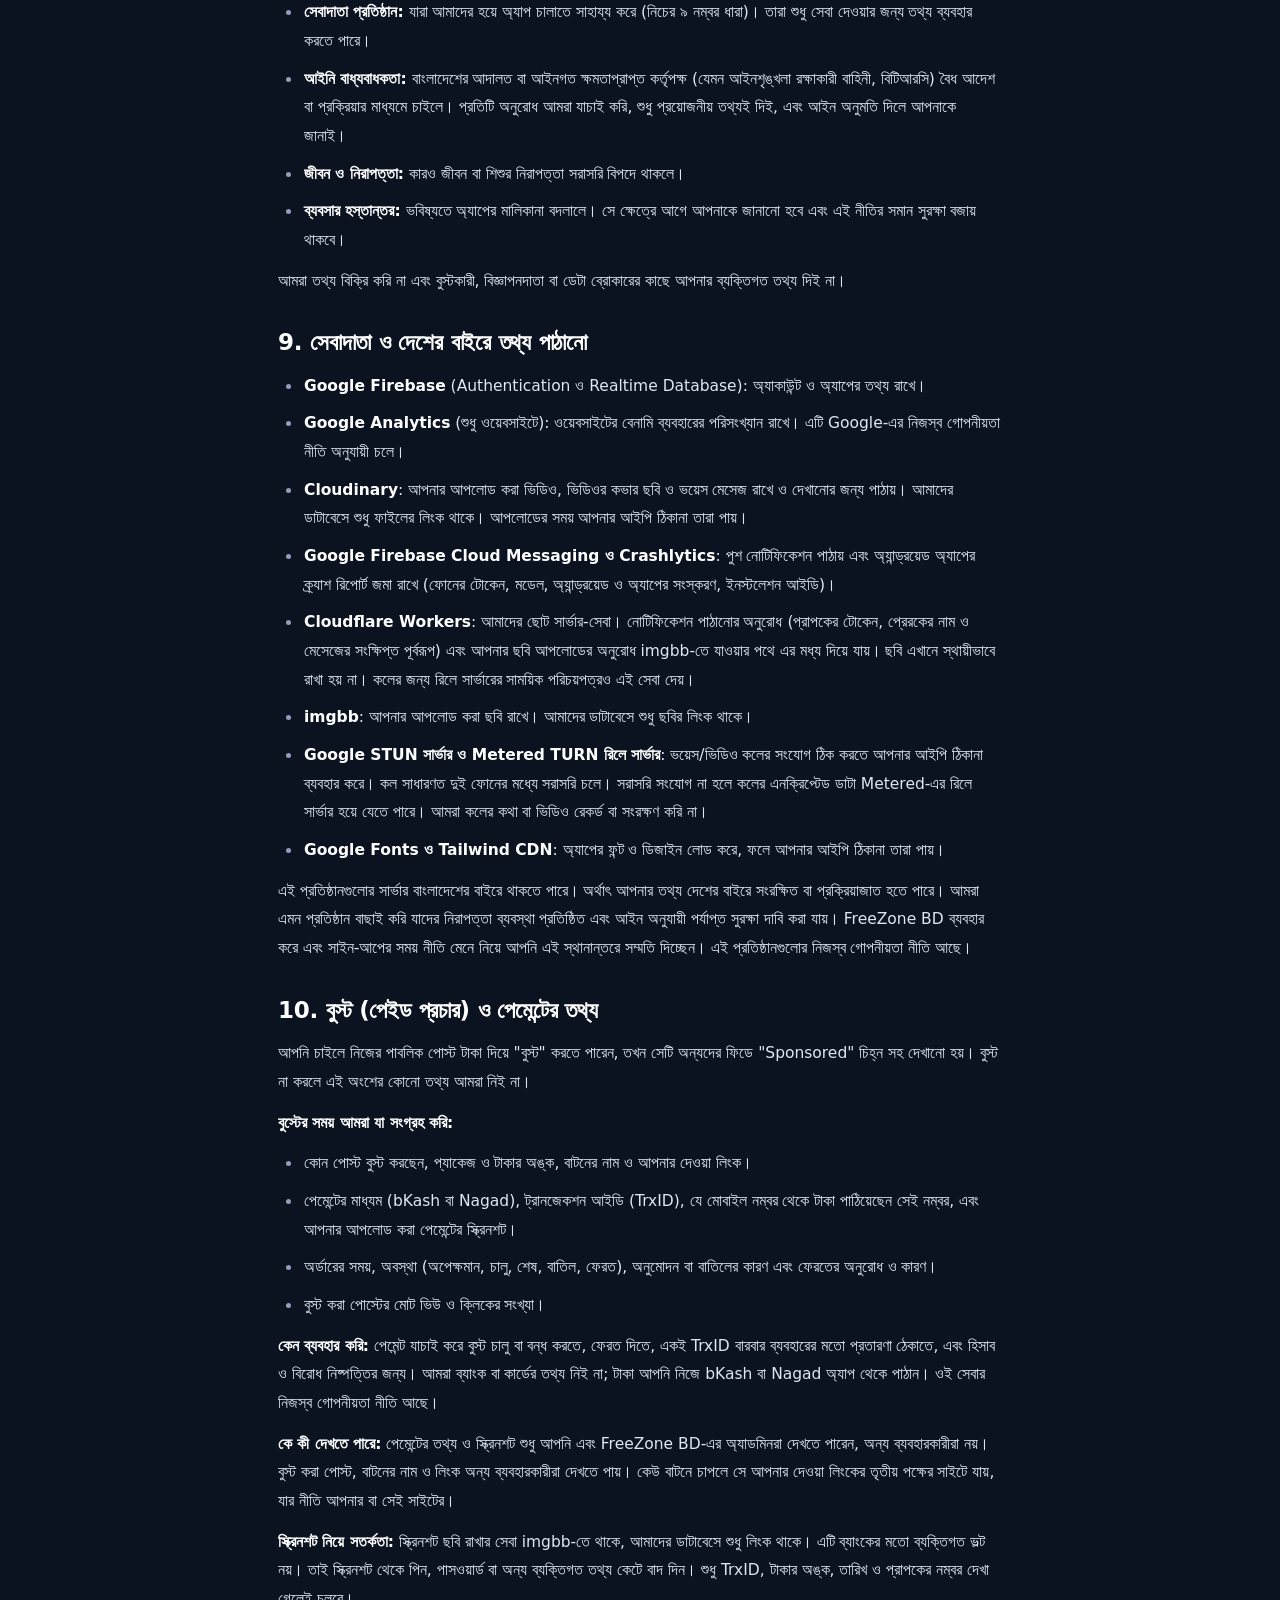
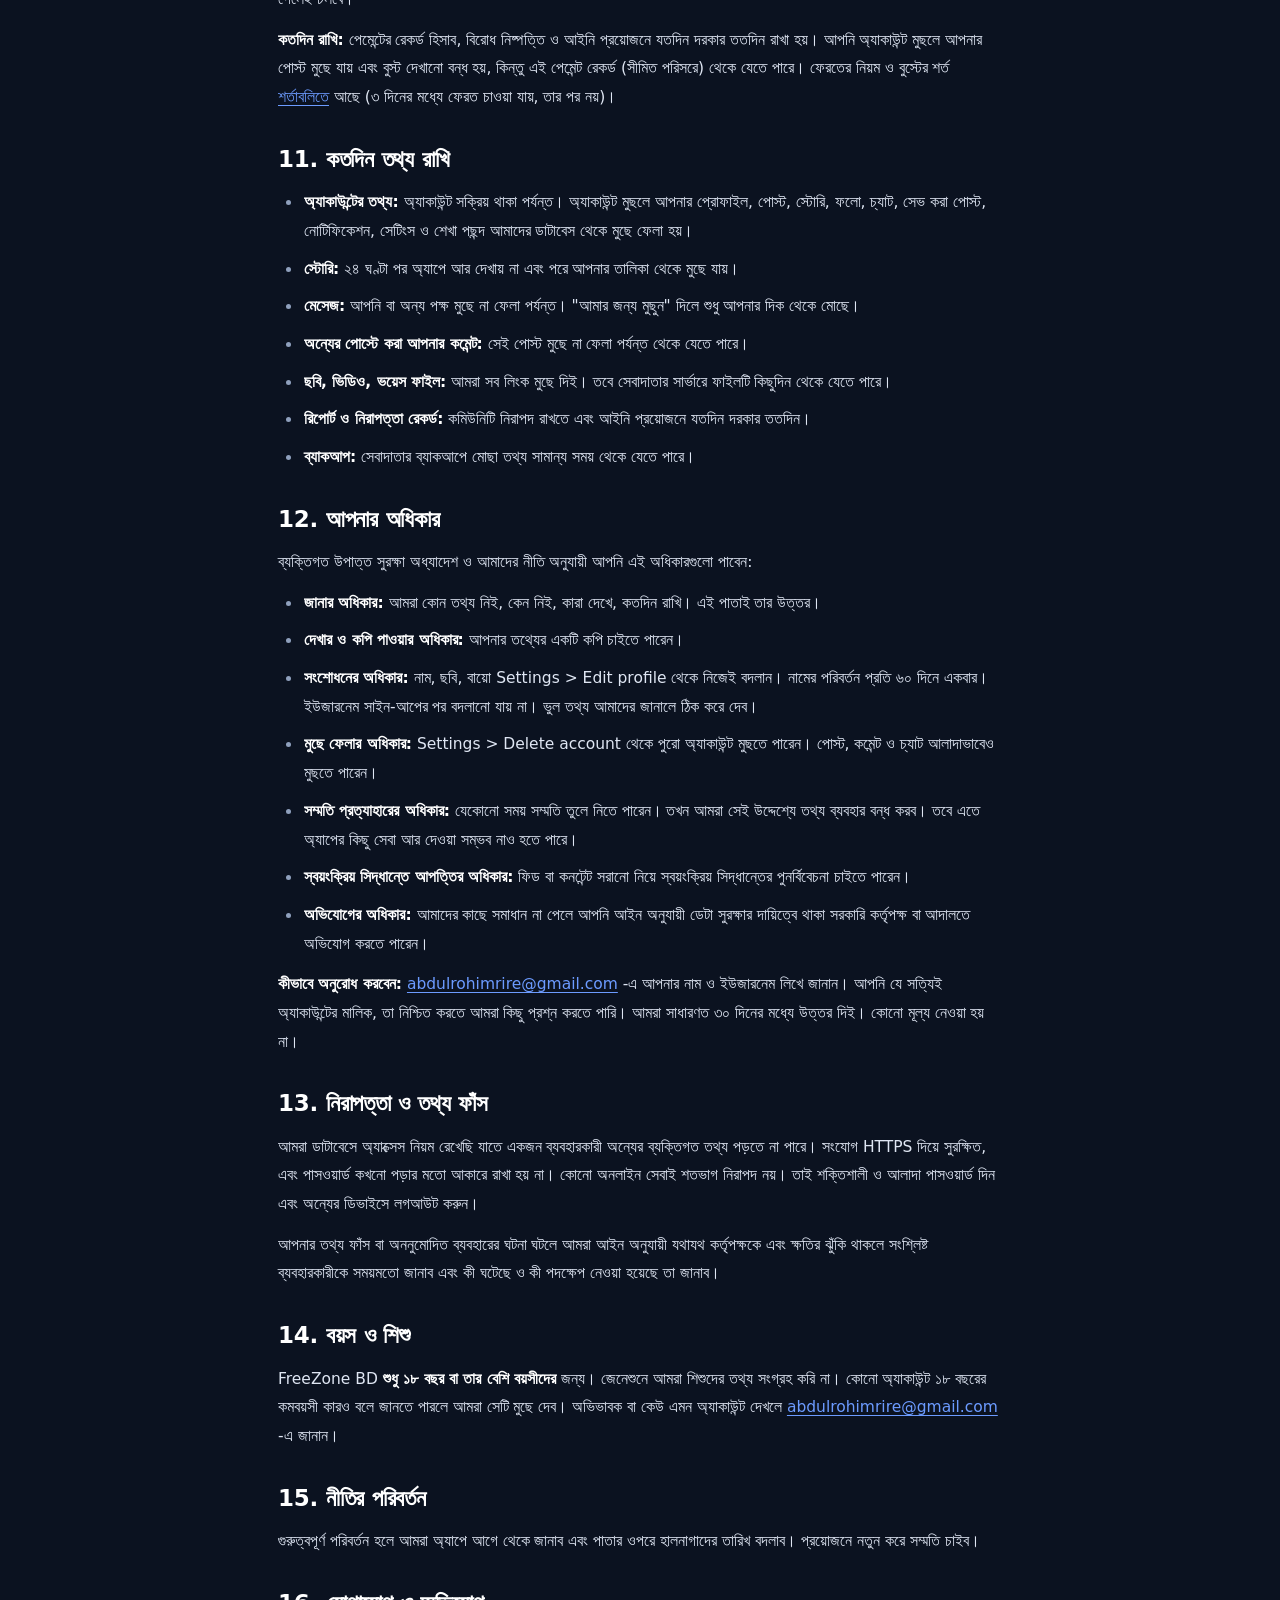
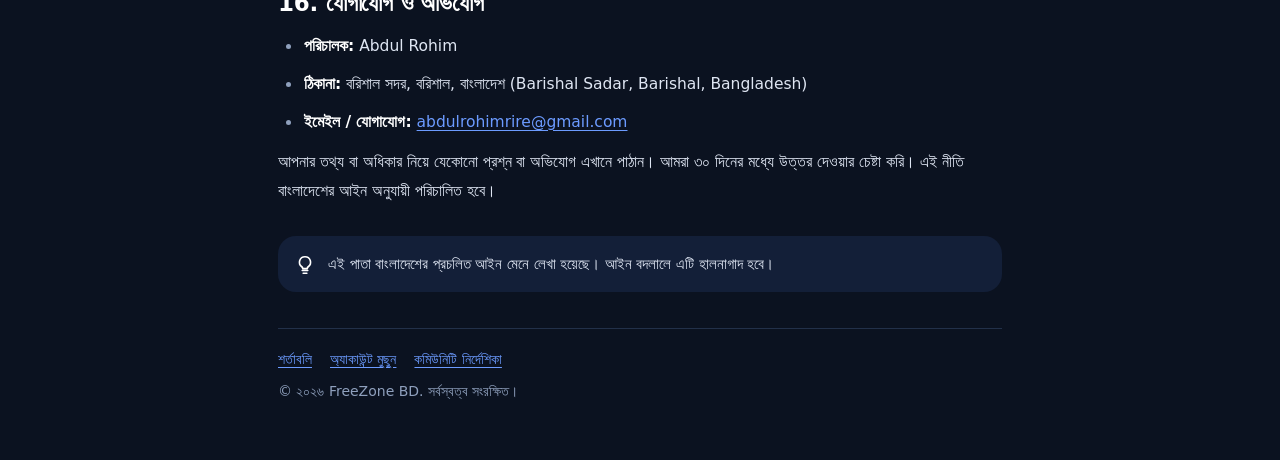
<file: privacy.html>
<!DOCTYPE html>
<html lang="bn" data-lang="bn">
<head>
<meta charset="utf-8"/>
<meta name="viewport" content="width=device-width, initial-scale=1"/>
<meta name="theme-color" content="#004ac6"/>
<meta name="robots" content="index,follow"/>
<title>গোপনীয়তা নীতি | Privacy Policy - FreeZone BD</title>
<meta name="description" content="FreeZone BD গোপনীয়তা নীতি: কোন তথ্য নেওয়া হয়, কেন, এবং আপনার অধিকার। Privacy Policy of FreeZone BD."/>
<script>
  (function () {
    try {
      var m = localStorage.getItem("fz-theme");
      if (m === "dark" || (m !== "light" && window.matchMedia("(prefers-color-scheme: dark)").matches)) document.documentElement.classList.add("dark");
      var q = new URLSearchParams(location.search).get("lang");
      var l = (q === "en" || q === "bn") ? q : (localStorage.getItem("fz-legal-lang") || "bn");
      document.documentElement.setAttribute("data-lang", l === "en" ? "en" : "bn");
      document.documentElement.lang = l === "en" ? "en" : "bn";
    } catch (e) {}
  })();
</script>
<link rel="stylesheet" href="legal.css"/>
<script src="analytics.js" defer></script>
</head>
<body>
<header class="bar"><div class="bar-in"><div style="display:flex;align-items:center;gap:14px"><a class="back" id="fzBack" href="feed.html?open=settings" onclick="if(history.length>1){history.back();return false}" aria-label="Back / পেছনে"><svg viewBox="0 0 24 24" fill="none" stroke="currentColor" stroke-width="2" stroke-linecap="round" stroke-linejoin="round" aria-hidden="true"><path d="M19 12H5M12 5l-7 7 7 7"/></svg></a><span class="brand">FreeZone BD</span></div><div class="lang" role="group" aria-label="Language / ভাষা"><button type="button" data-set="bn">বাংলা</button><button type="button" data-set="en" aria-label="English">EN</button></div></div></header>
<main>
<div class="lg" lang="bn"><div class="crumb"><span>আইনি</span><span>›</span><span>গোপনীয়তা নীতি</span></div><h1>গোপনীয়তা নীতি</h1><p class="updated">সর্বশেষ হালনাগাদ: <span data-app="updated"></span></p><div class="lead">আপনার গোপনীয়তা আমাদের কাছে গুরুত্বপূর্ণ। FreeZone BD আপনার কোন তথ্য নেয়, কেন নেয়, কারা দেখে, কতদিন রাখে এবং আপনি কীভাবে তা নিয়ন্ত্রণ বা মুছে ফেলতে পারেন, তা এখানে সহজ ভাষায় লেখা আছে।</div><nav class="toc" aria-label="সূচি"><b>সূচি</b><ol><li><a href="#bn-who">আমরা কে (তথ্যের দায়িত্বে কে)</a></li><li><a href="#bn-law">যে আইন ও নিয়ম আমরা মেনে চলি</a></li><li><a href="#bn-collect">আমরা কী কী তথ্য সংগ্রহ করি</a></li><li><a href="#bn-use">কেন ও কীভাবে ব্যবহার করি</a></li><li><a href="#bn-feed">ফিড সাজানো, পছন্দ শেখা ও বিজ্ঞাপন</a></li><li><a href="#bn-auto">স্বয়ংক্রিয় যাচাই ও কনটেন্ট নিরাপত্তা</a></li><li><a href="#bn-see">কে কী দেখতে পারে</a></li><li><a href="#bn-share">কার কাছে তথ্য যায়</a></li><li><a href="#bn-providers">সেবাদাতা ও দেশের বাইরে তথ্য পাঠানো</a></li><li><a href="#bn-boost">বুস্ট (পেইড প্রচার) ও পেমেন্টের তথ্য</a></li><li><a href="#bn-keep">কতদিন তথ্য রাখি</a></li><li><a href="#bn-rights">আপনার অধিকার</a></li><li><a href="#bn-security">নিরাপত্তা ও তথ্য ফাঁস</a></li><li><a href="#bn-age">বয়স ও শিশু</a></li><li><a href="#bn-changes">নীতির পরিবর্তন</a></li><li><a href="#bn-contact">যোগাযোগ ও অভিযোগ</a></li></ol></nav><section id="bn-who"><h2>1. আমরা কে (তথ্যের দায়িত্বে কে)</h2><p>এই গোপনীয়তা নীতি <b>FreeZone BD</b> অ্যাপ ও ওয়েবসাইটের জন্য। আপনার ব্যক্তিগত তথ্য কীভাবে সংগ্রহ, ব্যবহার, সংরক্ষণ ও সুরক্ষা করা হয়, তা এখানে লেখা আছে।</p>
<ul><li><b>তথ্য নিয়ন্ত্রক (ডেটা ফিডুসিয়ারি):</b> <span data-app="operator"></span> (একজন ব্যক্তি-পরিচালক)</li><li><b>ঠিকানা:</b> <span data-app="address"></span></li><li><b>যোগাযোগ ও অভিযোগ:</b> <span data-app="contact"></span></li></ul>
<p>এই পাতায় "আমরা", "আমাদের" মানে উপরের পরিচালক। "আপনি" মানে FreeZone BD-এর ব্যবহারকারী।</p></section><section id="bn-law"><h2>2. যে আইন ও নিয়ম আমরা মেনে চলি</h2><p>আমরা বাংলাদেশের প্রচলিত আইন মেনে চলতে চেষ্টা করি, বিশেষ করে:</p>
<ul><li><b>ব্যক্তিগত উপাত্ত সুরক্ষা অধ্যাদেশ, ২০২৫</b> (২০২৫ সালের ৬১ নং অধ্যাদেশ): আপনার সম্মতি, তথ্য জানার অধিকার, সংশোধন ও মুছে ফেলার অধিকার, শিশুর তথ্যের সুরক্ষা এবং তথ্য ফাঁসের ঘটনা জানানোর নিয়ম। অধ্যাদেশের কিছু ধারা সরকার নির্ধারিত সময়ের পর কার্যকর হবে। আমরা সেগুলো কার্যকর হওয়ার আগেই সেই মান মানার চেষ্টা করছি।</li><li><b>সাইবার নিরাপত্তা অধ্যাদেশ, ২০২৫</b> এবং <b>তথ্য ও যোগাযোগ প্রযুক্তি আইন, ২০০৬</b>: অনলাইনে অপরাধ দমন ও আদালত বা কর্তৃপক্ষের বৈধ আদেশ মানার ক্ষেত্রে।</li><li><b>সংবিধানের ৪৩ অনুচ্ছেদ</b>: নাগরিকের যোগাযোগের গোপনীয়তার অধিকারের মূল্যবোধ আমরা সম্মান করি।</li></ul>
<p>আইন বদলালে আমরা এই নীতি হালনাগাদ করব।</p></section><section id="bn-collect"><h2>3. আমরা কী কী তথ্য সংগ্রহ করি</h2><p><b>১) আপনার দেওয়া তথ্য</b></p>
<ul><li><b>অ্যাকাউন্ট:</b> ইমেইল ঠিকানা, পাসওয়ার্ড (Firebase Authentication-এ এনক্রিপ্টেড/হ্যাশ আকারে থাকে, আমরা কখনো আসল পাসওয়ার্ড দেখি না), নাম, ইউজারনেম, বায়ো ও প্রোফাইল ছবি।</li><li><b>আপনার তৈরি করা কনটেন্ট:</b> পোস্ট (লেখা, ছবি, ভিডিও, পোল, অনুভূতি, স্থানের নাম), কমেন্ট, লাইক, সেভ করা পোস্ট, স্টোরি (ছবি/ভিডিও/ক্যাপশন/গান), স্টোরিতে রিঅ্যাকশন ও রিপ্লাই।</li><li><b>মেসেজ:</b> চ্যাটের লেখা, ছবি, ভিডিও ও ভয়েস মেসেজ।</li><li><b>সম্পর্ক:</b> আপনি কাদের ফলো করেন, কারা আপনাকে ফলো করে, কাদের ব্লক বা মিউট করেছেন।</li><li><b>রিপোর্ট ও মতামত:</b> আপনি যে পোস্ট বা অ্যাকাউন্ট রিপোর্ট করেন এবং আমাদের পাঠানো সমস্যার বিবরণ।</li></ul>
<p>"স্থান" ট্যাগ আপনি নিজে লেখেন। আমরা আপনার ফোনের জিপিএস লোকেশন সংগ্রহ করি না।</p>
<p><b>২) অ্যাপ ব্যবহারের সময় স্বয়ংক্রিয়ভাবে তৈরি হওয়া তথ্য</b></p>
<ul><li>অনলাইন অবস্থা ও শেষ কখন সক্রিয় ছিলেন (শুধু "Show my active status" চালু থাকলে)।</li><li>কোন পোস্ট আপনি দেখেছেন, ভিডিও কতক্ষণ দেখেছেন এবং কোন পোস্টে লাইক, কমেন্ট, শেয়ার বা সেভ করেছেন।</li><li><b>পছন্দের প্রোফাইল:</b> ওপরের কাজগুলো থেকে শেখা আপনার আগ্রহ (কোন হ্যাশট্যাগ, কোন লেখক, কোন ধরনের পোস্ট)। এটি আপনার ফিড সাজাতে ও বিজ্ঞাপন বাছাইয়ে লাগে (৫ নম্বর ধারা দেখুন)।</li><li>নোটিফিকেশন ও আপনার সেটিংস।</li><li>কলের সংযোগের তথ্য (সংযোগ ঠিক করার সাময়িক সংকেত)। কলের কথা ও ভিডিও আমরা রেকর্ড বা সংরক্ষণ করি না।</li><li><b>পুশ নোটিফিকেশনের টোকেন (শুধু অ্যান্ড্রয়েড অ্যাপ):</b> আপনি ফোনে নোটিফিকেশনের অনুমতি দিলে আপনার ফোনের জন্য Firebase Cloud Messaging একটি টোকেন (ডিভাইস শনাক্তকারী) তৈরি করে। এটি আপনার অ্যাকাউন্টের সঙ্গে আমাদের ডাটাবেসে রাখা হয়, যাতে নতুন মেসেজ, কল ও কার্যকলাপের নোটিফিকেশন আপনার ফোনে পৌঁছায়। লগআউট করলে বা অনুমতি বন্ধ করলে টোকেন মুছে ফেলা হয়।</li><li><b>ক্র্যাশ ও ত্রুটির রিপোর্ট (শুধু অ্যান্ড্রয়েড অ্যাপ):</b> অ্যাপ হঠাৎ বন্ধ হলে Firebase Crashlytics ত্রুটির বিবরণ (কোন কোডে সমস্যা হয়েছে), ফোনের মডেল, অ্যান্ড্রয়েড সংস্করণ, অ্যাপের সংস্করণ এবং একটি ইনস্টলেশন আইডি স্বয়ংক্রিয়ভাবে পায়। এটি শুধু ত্রুটি খুঁজে ঠিক করতে ব্যবহার হয়, বিজ্ঞাপনের জন্য নয়। Google এই তথ্য সীমিত সময় (সাধারণত প্রায় ৯০ দিন) রাখে।</li><li><b>পোস্টের পরিসংখ্যান (ইনসাইটস):</b> কেউ আপনার পোস্ট দেখলে, আপনার প্রোফাইল পোস্ট থেকে খুললে বা পোস্ট থেকে ফলো করলে আমরা ঘণ্টাভিত্তিক <b>বেনামি সংখ্যা</b> রাখি (যেমন "এই ঘণ্টায় ৫টি ভিউ")। এতে কারও নাম বা আইডি থাকে না, তাই পোস্টের মালিকও জানতে পারেন না কে দেখেছে। শুধু পোস্টের মালিক এই সংখ্যা দেখতে পান। পোস্ট মুছলে এই সংখ্যাও মুছে যায়।</li><li><b>ওয়েবসাইটের ব্যবহার (Google Analytics):</b> আমাদের ওয়েবসাইটে (Android অ্যাপে নয়) Google Analytics চলে। এটি কোন পেজ কতবার খোলা হলো, আনুমানিক দেশ, ডিভাইস ও ব্রাউজারের ধরন, এবং কুকি বা অনুরূপ আইডি দিয়ে বেনামি ভিজিটের তথ্য সংগ্রহ করে। আমরা এতে আপনার নাম, ইমেইল, ইউজার আইডি বা পোস্টের লেখা পাঠাই না। আপনার ব্রাউজারে "Do Not Track" চালু থাকলে এটি চলে না। আপনি ব্রাউজারের কুকি বন্ধ করে বা Google-এর অপ্ট-আউট টুল ব্যবহার করে এটি এড়াতে পারেন।</li><li><b>প্রযুক্তিগত তথ্য:</b> আইপি ঠিকানা, ডিভাইস ও ব্রাউজারের ধরন, যা সেবাদাতা প্রতিষ্ঠানগুলো (যেমন Google) অ্যাপ চালানোর সময় স্বয়ংক্রিয়ভাবে পায়।</li></ul>
<p><b>৩) আপনার ডিভাইসে রাখা তথ্য</b>: থিম (ডার্ক/লাইট), আপনি কোন পোস্ট দেখেছেন তার তালিকা, অসম্পূর্ণ পোস্টের খসড়া ও ভাষার পছন্দ। এগুলো আপনার ব্রাউজারের লোকাল স্টোরেজ বা IndexedDB-তে থাকে। আমরা বিজ্ঞাপনের জন্য ট্র্যাকিং কুকি ব্যবহার করি না।</p>
<p><b>সংবেদনশীল তথ্য:</b> আমরা ধর্ম, রাজনৈতিক মত, স্বাস্থ্য, বায়োমেট্রিক বা ব্যাংক/কার্ডের তথ্য জানতে চাই না (বুস্ট কিনলে শুধু পেমেন্টের রেকর্ড নিই, ১০ নম্বর ধারা দেখুন)। আপনি নিজে পোস্ট বা চ্যাটে এমন কিছু লিখলে তা আপনার নিজের সিদ্ধান্ত। তাই এসব তথ্য প্রকাশের আগে ভেবে নিন।</p></section><section id="bn-use"><h2>4. কেন ও কীভাবে ব্যবহার করি</h2><p>আমরা আপনার তথ্য শুধু নিচের উদ্দেশ্যে ব্যবহার করি, এবং এর জন্য আপনার <b>সম্মতি</b> বা সেবা দেওয়ার <b>প্রয়োজনীয়তা</b> আছে:</p>
<ul><li>অ্যাকাউন্ট তৈরি, লগইন ও পরিচয় যাচাই।</li><li>আপনার প্রোফাইল, পোস্ট, স্টোরি ও মেসেজ সঠিক মানুষকে দেখানো।</li><li>নোটিফিকেশন পাঠানো, কল সংযোগ করা।</li><li>ফিড সাজানো ও আপনার পছন্দের কনটেন্ট দেখানো।</li><li>অ্যাপ নিরাপদ রাখা: স্প্যাম, প্রতারণা, অশ্লীল ও ক্ষতিকর কনটেন্ট ঠেকানো এবং রিপোর্ট যাচাই করা।</li><li>অ্যাপের ত্রুটি ঠিক করা ও উন্নত করা।</li><li>আইনি বাধ্যবাধকতা পালন (৮ নম্বর ধারা দেখুন)।</li></ul>
<p>আমরা আপনার ব্যক্তিগত তথ্য <b>বিক্রি করি না</b>। যে উদ্দেশ্যে তথ্য নিয়েছি, তার বাইরে অন্য উদ্দেশ্যে ব্যবহার করতে হলে আগে আপনাকে জানিয়ে সম্মতি নেব।</p></section><section id="bn-feed"><h2>5. ফিড সাজানো, পছন্দ শেখা ও বিজ্ঞাপন</h2><p>FreeZone BD-এর "For you" ফিড একটি স্বয়ংক্রিয় ব্যবস্থা দিয়ে সাজানো হয়। এটি পোস্টের জনপ্রিয়তা, নতুনত্ব, আপনি যাদের ফলো করেন, এবং আপনার আগের আচরণ (লাইক, কমেন্ট, শেয়ার, সেভ, পোস্ট দেখা, ভিডিও দেখার সময়, "Not interested") থেকে শেখা আগ্রহ ব্যবহার করে। বিজ্ঞাপন বাছাইয়েও এই আগ্রহ কাজে লাগে।</p>
<ul><li>শেখা আগ্রহ আপনার নিজের অ্যাকাউন্টের সঙ্গে আমাদের ডাটাবেসে রাখা হয় এবং শুধু আপনিই তা পড়তে পারেন। সময়ের সঙ্গে পুরনো আগ্রহের গুরুত্ব কমে যায়।</li><li>এখানে বিজ্ঞাপন মানে অন্য ব্যবহারকারীর টাকা দিয়ে বুস্ট করা পোস্ট ("Sponsored" চিহ্ন সহ), যা আমরা নিজেরাই দেখাই। বুস্টকারী আপনার নাম, ইমেইল বা অন্য ব্যক্তিগত তথ্য পায় না। শুধু মোট দেখা ও ক্লিকের সংখ্যা গোনা হয়। বিজ্ঞাপনের ✕ চাপলে সেটি আপনার ফোনে লুকানো থাকে। বিস্তারিত ১০ নম্বর ধারায়।</li><li>আপনার বয়স ১৮ বছরের কম হলে এই অ্যাপ ব্যবহার করা যাবে না। তাই শিশুদের ওপর প্রোফাইলিং বা টার্গেট বিজ্ঞাপন করা হয় না।</li><li>আমরা সংবেদনশীল তথ্য (ধর্ম, স্বাস্থ্য ইত্যাদি) ব্যবহার করে বিজ্ঞাপন টার্গেট করি না।</li></ul>
<p><b>আপনার নিয়ন্ত্রণ:</b> যেকোনো সময় আপনি পছন্দ-শেখা বন্ধ করতে এবং শেখা তথ্য মুছে ফেলতে বলতে পারেন। আমাদের ইমেইলে লিখলে আমরা আপনার শেখা পছন্দ মুছে দেব এবং আপনার জন্য এটি বন্ধ রাখব (সর্বোচ্চ ৩০ দিনের মধ্যে)। পোস্টের ⋮ মেনু থেকে "Not interested" দিয়ে আপনি নির্দিষ্ট লেখক বা বিষয় কম দেখতে পারেন। অ্যাকাউন্ট মুছলে শেখা পছন্দও মুছে যায়।</p></section><section id="bn-auto"><h2>6. স্বয়ংক্রিয় যাচাই ও কনটেন্ট নিরাপত্তা</h2><p>অ্যাপ নিরাপদ রাখতে কিছু কাজ স্বয়ংক্রিয়ভাবে হয়: অশ্লীল বা যৌন বিষয়ের লেখা শনাক্ত করে পোস্ট আটকানো, স্প্যাম ও প্রতারণার বার্তা শনাক্ত করা, অনেক রিপোর্ট পাওয়া পোস্ট লুকানো, এবং নতুন অ্যাকাউন্টের পোস্ট কিছুটা কম দেখানো। এসব সিদ্ধান্তে ভুল হতে পারে। আপনার মনে হলে আপনার কনটেন্ট ভুলভাবে আটকানো বা সরানো হয়েছে, আমাদের জানান। একজন মানুষ বিষয়টি পুনর্বিবেচনা করবেন।</p></section><section id="bn-see"><h2>7. কে কী দেখতে পারে</h2><ul><li>আপনার নাম, ইউজারনেম, প্রোফাইল ছবি, বায়ো ও পাবলিক পোস্ট অ্যাপে লগইন করা অন্য ব্যবহারকারীরা দেখতে পারে। পোস্টের দর্শক (Public / Followers / Only me) আপনি ঠিক করতে পারেন।</li><li>আপনার স্টোরি সাধারণত আপনার ফলোয়াররা দেখে। কারা দেখেছে তা শুধু আপনি দেখতে পান।</li><li>চ্যাট শুধু কথোপকথনে থাকা মানুষেরা দেখতে পান।</li><li>আপনার অনলাইন অবস্থা আপনি Settings থেকে বন্ধ করতে পারেন।</li><li>আপনার ইমেইল ঠিকানা কখনো প্রোফাইলে দেখানো হয় না।</li></ul>
<p>মেসেজ <b>এন্ড-টু-এন্ড এনক্রিপ্টেড নয়</b>। অ্যাক্সেস নিয়ম দিয়ে সুরক্ষিত থাকলেও পাসওয়ার্ড, ব্যাংক বা বিকাশ/নগদের তথ্যের মতো স্পর্শকাতর জিনিস চ্যাটে পাঠাবেন না। আপনি পাঠানোর পর অন্য ব্যক্তি তা কপি বা স্ক্রিনশট রাখতে পারেন, যা আমাদের নিয়ন্ত্রণের বাইরে।</p></section><section id="bn-share"><h2>8. কার কাছে তথ্য যায়</h2><p>আমরা আপনার তথ্য কেবল নিচের ক্ষেত্রে অন্যের কাছে দিই বা দেখাই:</p>
<ul><li><b>সেবাদাতা প্রতিষ্ঠান:</b> যারা আমাদের হয়ে অ্যাপ চালাতে সাহায্য করে (নিচের ৯ নম্বর ধারা)। তারা শুধু সেবা দেওয়ার জন্য তথ্য ব্যবহার করতে পারে।</li><li><b>আইনি বাধ্যবাধকতা:</b> বাংলাদেশের আদালত বা আইনগত ক্ষমতাপ্রাপ্ত কর্তৃপক্ষ (যেমন আইনশৃঙ্খলা রক্ষাকারী বাহিনী, বিটিআরসি) বৈধ আদেশ বা প্রক্রিয়ার মাধ্যমে চাইলে। প্রতিটি অনুরোধ আমরা যাচাই করি, শুধু প্রয়োজনীয় তথ্যই দিই, এবং আইন অনুমতি দিলে আপনাকে জানাই।</li><li><b>জীবন ও নিরাপত্তা:</b> কারও জীবন বা শিশুর নিরাপত্তা সরাসরি বিপদে থাকলে।</li><li><b>ব্যবসার হস্তান্তর:</b> ভবিষ্যতে অ্যাপের মালিকানা বদলালে। সে ক্ষেত্রে আগে আপনাকে জানানো হবে এবং এই নীতির সমান সুরক্ষা বজায় থাকবে।</li></ul>
<p>আমরা তথ্য বিক্রি করি না এবং বুস্টকারী, বিজ্ঞাপনদাতা বা ডেটা ব্রোকারের কাছে আপনার ব্যক্তিগত তথ্য দিই না।</p></section><section id="bn-providers"><h2>9. সেবাদাতা ও দেশের বাইরে তথ্য পাঠানো</h2><ul><li><b>Google Firebase</b> (Authentication ও Realtime Database): অ্যাকাউন্ট ও অ্যাপের তথ্য রাখে।</li><li><b>Google Analytics</b> (শুধু ওয়েবসাইটে): ওয়েবসাইটের বেনামি ব্যবহারের পরিসংখ্যান রাখে। এটি Google-এর নিজস্ব গোপনীয়তা নীতি অনুযায়ী চলে।</li><li><b>Cloudinary</b>: আপনার আপলোড করা ভিডিও, ভিডিওর কভার ছবি ও ভয়েস মেসেজ রাখে ও দেখানোর জন্য পাঠায়। আমাদের ডাটাবেসে শুধু ফাইলের লিংক থাকে। আপলোডের সময় আপনার আইপি ঠিকানা তারা পায়।</li><li><b>Google Firebase Cloud Messaging ও Crashlytics</b>: পুশ নোটিফিকেশন পাঠায় এবং অ্যান্ড্রয়েড অ্যাপের ক্র্যাশ রিপোর্ট জমা রাখে (ফোনের টোকেন, মডেল, অ্যান্ড্রয়েড ও অ্যাপের সংস্করণ, ইনস্টলেশন আইডি)।</li><li><b>Cloudflare Workers</b>: আমাদের ছোট সার্ভার-সেবা। নোটিফিকেশন পাঠানোর অনুরোধ (প্রাপকের টোকেন, প্রেরকের নাম ও মেসেজের সংক্ষিপ্ত পূর্বরূপ) এবং আপনার ছবি আপলোডের অনুরোধ imgbb-তে যাওয়ার পথে এর মধ্য দিয়ে যায়। ছবি এখানে স্থায়ীভাবে রাখা হয় না। কলের জন্য রিলে সার্ভারের সাময়িক পরিচয়পত্রও এই সেবা দেয়।</li><li><b>imgbb</b>: আপনার আপলোড করা ছবি রাখে। আমাদের ডাটাবেসে শুধু ছবির লিংক থাকে।</li><li><b>Google STUN সার্ভার ও Metered TURN রিলে সার্ভার</b>: ভয়েস/ভিডিও কলের সংযোগ ঠিক করতে আপনার আইপি ঠিকানা ব্যবহার করে। কল সাধারণত দুই ফোনের মধ্যে সরাসরি চলে। সরাসরি সংযোগ না হলে কলের এনক্রিপ্টেড ডাটা Metered-এর রিলে সার্ভার হয়ে যেতে পারে। আমরা কলের কথা বা ভিডিও রেকর্ড বা সংরক্ষণ করি না।</li><li><b>Google Fonts ও Tailwind CDN</b>: অ্যাপের ফন্ট ও ডিজাইন লোড করে, ফলে আপনার আইপি ঠিকানা তারা পায়।</li></ul>
<p>এই প্রতিষ্ঠানগুলোর সার্ভার বাংলাদেশের বাইরে থাকতে পারে। অর্থাৎ আপনার তথ্য দেশের বাইরে সংরক্ষিত বা প্রক্রিয়াজাত হতে পারে। আমরা এমন প্রতিষ্ঠান বাছাই করি যাদের নিরাপত্তা ব্যবস্থা প্রতিষ্ঠিত এবং আইন অনুযায়ী পর্যাপ্ত সুরক্ষা দাবি করা যায়। FreeZone BD ব্যবহার করে এবং সাইন-আপের সময় নীতি মেনে নিয়ে আপনি এই স্থানান্তরে সম্মতি দিচ্ছেন। এই প্রতিষ্ঠানগুলোর নিজস্ব গোপনীয়তা নীতি আছে।</p></section><section id="bn-boost"><h2>10. বুস্ট (পেইড প্রচার) ও পেমেন্টের তথ্য</h2><p>আপনি চাইলে নিজের পাবলিক পোস্ট টাকা দিয়ে "বুস্ট" করতে পারেন, তখন সেটি অন্যদের ফিডে "Sponsored" চিহ্ন সহ দেখানো হয়। বুস্ট না করলে এই অংশের কোনো তথ্য আমরা নিই না।</p>
<p><b>বুস্টের সময় আমরা যা সংগ্রহ করি:</b></p>
<ul><li>কোন পোস্ট বুস্ট করছেন, প্যাকেজ ও টাকার অঙ্ক, বাটনের নাম ও আপনার দেওয়া লিংক।</li><li>পেমেন্টের মাধ্যম (bKash বা Nagad), ট্রানজেকশন আইডি (TrxID), যে মোবাইল নম্বর থেকে টাকা পাঠিয়েছেন সেই নম্বর, এবং আপনার আপলোড করা পেমেন্টের স্ক্রিনশট।</li><li>অর্ডারের সময়, অবস্থা (অপেক্ষমান, চালু, শেষ, বাতিল, ফেরত), অনুমোদন বা বাতিলের কারণ এবং ফেরতের অনুরোধ ও কারণ।</li><li>বুস্ট করা পোস্টের মোট ভিউ ও ক্লিকের সংখ্যা।</li></ul>
<p><b>কেন ব্যবহার করি:</b> পেমেন্ট যাচাই করে বুস্ট চালু বা বন্ধ করতে, ফেরত দিতে, একই TrxID বারবার ব্যবহারের মতো প্রতারণা ঠেকাতে, এবং হিসাব ও বিরোধ নিষ্পত্তির জন্য। আমরা ব্যাংক বা কার্ডের তথ্য নিই না; টাকা আপনি নিজে bKash বা Nagad অ্যাপ থেকে পাঠান। ওই সেবার নিজস্ব গোপনীয়তা নীতি আছে।</p>
<p><b>কে কী দেখতে পারে:</b> পেমেন্টের তথ্য ও স্ক্রিনশট শুধু আপনি এবং FreeZone BD-এর অ্যাডমিনরা দেখতে পারেন, অন্য ব্যবহারকারীরা নয়। বুস্ট করা পোস্ট, বাটনের নাম ও লিংক অন্য ব্যবহারকারীরা দেখতে পায়। কেউ বাটনে চাপলে সে আপনার দেওয়া লিংকের তৃতীয় পক্ষের সাইটে যায়, যার নীতি আপনার বা সেই সাইটের।</p>
<p><b>স্ক্রিনশট নিয়ে সতর্কতা:</b> স্ক্রিনশট ছবি রাখার সেবা imgbb-তে থাকে, আমাদের ডাটাবেসে শুধু লিংক থাকে। এটি ব্যাংকের মতো ব্যক্তিগত ভল্ট নয়। তাই স্ক্রিনশট থেকে পিন, পাসওয়ার্ড বা অন্য ব্যক্তিগত তথ্য কেটে বাদ দিন। শুধু TrxID, টাকার অঙ্ক, তারিখ ও প্রাপকের নম্বর দেখা গেলেই চলবে।</p>
<p><b>কতদিন রাখি:</b> পেমেন্টের রেকর্ড হিসাব, বিরোধ নিষ্পত্তি ও আইনি প্রয়োজনে যতদিন দরকার ততদিন রাখা হয়। আপনি অ্যাকাউন্ট মুছলে আপনার পোস্ট মুছে যায় এবং বুস্ট দেখানো বন্ধ হয়, কিন্তু এই পেমেন্ট রেকর্ড (সীমিত পরিসরে) থেকে যেতে পারে। ফেরতের নিয়ম ও বুস্টের শর্ত <a href="terms.html">শর্তাবলিতে</a> আছে (৩ দিনের মধ্যে ফেরত চাওয়া যায়, তার পর নয়)।</p></section><section id="bn-keep"><h2>11. কতদিন তথ্য রাখি</h2><ul><li><b>অ্যাকাউন্টের তথ্য:</b> অ্যাকাউন্ট সক্রিয় থাকা পর্যন্ত। অ্যাকাউন্ট মুছলে আপনার প্রোফাইল, পোস্ট, স্টোরি, ফলো, চ্যাট, সেভ করা পোস্ট, নোটিফিকেশন, সেটিংস ও শেখা পছন্দ আমাদের ডাটাবেস থেকে মুছে ফেলা হয়।</li><li><b>স্টোরি:</b> ২৪ ঘণ্টা পর অ্যাপে আর দেখায় না এবং পরে আপনার তালিকা থেকে মুছে যায়।</li><li><b>মেসেজ:</b> আপনি বা অন্য পক্ষ মুছে না ফেলা পর্যন্ত। "আমার জন্য মুছুন" দিলে শুধু আপনার দিক থেকে মোছে।</li><li><b>অন্যের পোস্টে করা আপনার কমেন্ট:</b> সেই পোস্ট মুছে না ফেলা পর্যন্ত থেকে যেতে পারে।</li><li><b>ছবি, ভিডিও, ভয়েস ফাইল:</b> আমরা সব লিংক মুছে দিই। তবে সেবাদাতার সার্ভারে ফাইলটি কিছুদিন থেকে যেতে পারে।</li><li><b>রিপোর্ট ও নিরাপত্তা রেকর্ড:</b> কমিউনিটি নিরাপদ রাখতে এবং আইনি প্রয়োজনে যতদিন দরকার ততদিন।</li><li><b>ব্যাকআপ:</b> সেবাদাতার ব্যাকআপে মোছা তথ্য সামান্য সময় থেকে যেতে পারে।</li></ul></section><section id="bn-rights"><h2>12. আপনার অধিকার</h2><p>ব্যক্তিগত উপাত্ত সুরক্ষা অধ্যাদেশ ও আমাদের নীতি অনুযায়ী আপনি এই অধিকারগুলো পাবেন:</p>
<ul><li><b>জানার অধিকার:</b> আমরা কোন তথ্য নিই, কেন নিই, কারা দেখে, কতদিন রাখি। এই পাতাই তার উত্তর।</li><li><b>দেখার ও কপি পাওয়ার অধিকার:</b> আপনার তথ্যের একটি কপি চাইতে পারেন।</li><li><b>সংশোধনের অধিকার:</b> নাম, ছবি, বায়ো Settings > Edit profile থেকে নিজেই বদলান। নামের পরিবর্তন প্রতি ৬০ দিনে একবার। ইউজারনেম সাইন-আপের পর বদলানো যায় না। ভুল তথ্য আমাদের জানালে ঠিক করে দেব।</li><li><b>মুছে ফেলার অধিকার:</b> Settings > Delete account থেকে পুরো অ্যাকাউন্ট মুছতে পারেন। পোস্ট, কমেন্ট ও চ্যাট আলাদাভাবেও মুছতে পারেন।</li><li><b>সম্মতি প্রত্যাহারের অধিকার:</b> যেকোনো সময় সম্মতি তুলে নিতে পারেন। তখন আমরা সেই উদ্দেশ্যে তথ্য ব্যবহার বন্ধ করব। তবে এতে অ্যাপের কিছু সেবা আর দেওয়া সম্ভব নাও হতে পারে।</li><li><b>স্বয়ংক্রিয় সিদ্ধান্তে আপত্তির অধিকার:</b> ফিড বা কনটেন্ট সরানো নিয়ে স্বয়ংক্রিয় সিদ্ধান্তের পুনর্বিবেচনা চাইতে পারেন।</li><li><b>অভিযোগের অধিকার:</b> আমাদের কাছে সমাধান না পেলে আপনি আইন অনুযায়ী ডেটা সুরক্ষার দায়িত্বে থাকা সরকারি কর্তৃপক্ষ বা আদালতে অভিযোগ করতে পারেন।</li></ul>
<p><b>কীভাবে অনুরোধ করবেন:</b> <span data-app="contact"></span> -এ আপনার নাম ও ইউজারনেম লিখে জানান। আপনি যে সত্যিই অ্যাকাউন্টের মালিক, তা নিশ্চিত করতে আমরা কিছু প্রশ্ন করতে পারি। আমরা সাধারণত ৩০ দিনের মধ্যে উত্তর দিই। কোনো মূল্য নেওয়া হয় না।</p></section><section id="bn-security"><h2>13. নিরাপত্তা ও তথ্য ফাঁস</h2><p>আমরা ডাটাবেসে অ্যাক্সেস নিয়ম রেখেছি যাতে একজন ব্যবহারকারী অন্যের ব্যক্তিগত তথ্য পড়তে না পারে। সংযোগ HTTPS দিয়ে সুরক্ষিত, এবং পাসওয়ার্ড কখনো পড়ার মতো আকারে রাখা হয় না। কোনো অনলাইন সেবাই শতভাগ নিরাপদ নয়। তাই শক্তিশালী ও আলাদা পাসওয়ার্ড দিন এবং অন্যের ডিভাইসে লগআউট করুন।</p>
<p>আপনার তথ্য ফাঁস বা অননুমোদিত ব্যবহারের ঘটনা ঘটলে আমরা আইন অনুযায়ী যথাযথ কর্তৃপক্ষকে এবং ক্ষতির ঝুঁকি থাকলে সংশ্লিষ্ট ব্যবহারকারীকে সময়মতো জানাব এবং কী ঘটেছে ও কী পদক্ষেপ নেওয়া হয়েছে তা জানাব।</p></section><section id="bn-age"><h2>14. বয়স ও শিশু</h2><p>FreeZone BD <b>শুধু <span data-app="age"></span> বছর বা তার বেশি বয়সীদের</b> জন্য। জেনেশুনে আমরা শিশুদের তথ্য সংগ্রহ করি না। কোনো অ্যাকাউন্ট ১৮ বছরের কমবয়সী কারও বলে জানতে পারলে আমরা সেটি মুছে দেব। অভিভাবক বা কেউ এমন অ্যাকাউন্ট দেখলে <span data-app="contact"></span> -এ জানান।</p></section><section id="bn-changes"><h2>15. নীতির পরিবর্তন</h2><p>গুরুত্বপূর্ণ পরিবর্তন হলে আমরা অ্যাপে আগে থেকে জানাব এবং পাতার ওপরে হালনাগাদের তারিখ বদলাব। প্রয়োজনে নতুন করে সম্মতি চাইব।</p></section><section id="bn-contact"><h2>16. যোগাযোগ ও অভিযোগ</h2><ul><li><b>পরিচালক:</b> <span data-app="operator"></span></li><li><b>ঠিকানা:</b> <span data-app="address"></span></li><li><b>ইমেইল / যোগাযোগ:</b> <span data-app="contact"></span></li></ul>
<p>আপনার তথ্য বা অধিকার নিয়ে যেকোনো প্রশ্ন বা অভিযোগ এখানে পাঠান। আমরা ৩০ দিনের মধ্যে উত্তর দেওয়ার চেষ্টা করি। এই নীতি বাংলাদেশের আইন অনুযায়ী পরিচালিত হবে।</p></section><p class="note">এই পাতা বাংলাদেশের প্রচলিত আইন মেনে লেখা হয়েছে। আইন বদলালে এটি হালনাগাদ হবে।</p><footer><span>&copy; <span data-app="year"></span> FreeZone BD. সর্বস্বত্ব সংরক্ষিত।</span><a href="terms.html">শর্তাবলি</a><a href="delete-account.html">অ্যাকাউন্ট মুছুন</a><a href="guidelines.html">কমিউনিটি নির্দেশিকা</a></footer></div><div class="lg" lang="en"><div class="crumb"><span>Legal</span><span>›</span><span>Privacy Policy</span></div><h1>Privacy Policy</h1><p class="updated">Last updated: <span data-app="updated"></span></p><div class="lead">Your privacy matters to us. This page explains in plain language what information FreeZone BD takes, why, who can see it, how long it is kept, and how you can control or delete it.</div><nav class="toc" aria-label="Contents"><b>Contents</b><ol><li><a href="#en-who">Who we are (who is responsible for your data)</a></li><li><a href="#en-law">The laws we follow</a></li><li><a href="#en-collect">What information we collect</a></li><li><a href="#en-use">Why and how we use it</a></li><li><a href="#en-feed">Feed ranking, learning your interests and ads</a></li><li><a href="#en-auto">Automatic checks and content safety</a></li><li><a href="#en-see">Who can see what</a></li><li><a href="#en-share">Who receives your information</a></li><li><a href="#en-providers">Service providers and sending data abroad</a></li><li><a href="#en-boost">Boost (paid promotion) and payment information</a></li><li><a href="#en-keep">How long we keep data</a></li><li><a href="#en-rights">Your rights</a></li><li><a href="#en-security">Security and data breaches</a></li><li><a href="#en-age">Age and children</a></li><li><a href="#en-changes">Changes to this policy</a></li><li><a href="#en-contact">Contact and complaints</a></li></ol></nav><section id="en-who"><h2>1. Who we are (who is responsible for your data)</h2><p>This Privacy Policy covers the <b>FreeZone BD</b> app and website. It explains how your personal information is collected, used, stored and protected.</p>
<ul><li><b>Data controller (data fiduciary):</b> <span data-app="operator"></span> (an individual operator)</li><li><b>Address:</b> <span data-app="address"></span></li><li><b>Contact and complaints:</b> <span data-app="contact"></span></li></ul>
<p>In this page "we" and "us" mean the operator above, and "you" means a user of FreeZone BD.</p></section><section id="en-law"><h2>2. The laws we follow</h2><p>We aim to follow the laws of Bangladesh in force, in particular:</p>
<ul><li><b>The Personal Data Protection Ordinance, 2025</b> (Ordinance No. 61 of 2025): your consent, the right to be informed, to correct and to delete your data, protection of children's data, and reporting of data breaches. Some provisions come into force after a transition period set by the Government. We work to meet these standards before then.</li><li><b>The Cyber Security Ordinance, 2025</b> and the <b>Information and Communication Technology Act, 2006</b>: for fighting online offences and following lawful orders of courts and authorities.</li><li><b>Article 43 of the Constitution</b>: we respect the value of the citizen's right to privacy of communication.</li></ul>
<p>If the law changes we will update this policy.</p></section><section id="en-collect"><h2>3. What information we collect</h2><p><b>1) Information you give us</b></p>
<ul><li><b>Account:</b> email address, password (kept in protected/hashed form by Firebase Authentication; we never see the real password), name, username, bio and profile photo.</li><li><b>Content you create:</b> posts (text, photos, video, polls, feelings, place names), comments, likes, saved posts, stories (photo/video/caption/music), story reactions and replies.</li><li><b>Messages:</b> chat text, photos, videos and voice messages.</li><li><b>Relationships:</b> who you follow, who follows you, whom you blocked or muted.</li><li><b>Reports and feedback:</b> posts or accounts you report, and problems you send us.</li></ul>
<p>The "place" tag is typed by you. We do not collect your phone's GPS location.</p>
<p><b>2) Information created while you use the app</b></p>
<ul><li>Online status and last active time (only if "Show my active status" is on).</li><li>Which posts you viewed, how long you watched a video, and which posts you liked, commented on, shared or saved.</li><li><b>Interest profile:</b> your interests learned from the actions above (which hashtags, authors and kinds of posts). It is used to order your feed and choose ads (see section 5).</li><li>Notifications and your settings.</li><li>Call connection data (temporary signals used to set up a call). We do not record or store what is said or shown in calls.</li><li><b>Push notification token (Android app only):</b> if you allow notifications, Firebase Cloud Messaging creates a token (a device identifier) for your phone. We store it with your account in our database so that new message, call and activity notifications can reach your phone. It is deleted when you log out or turn the permission off.</li><li><b>Crash and error reports (Android app only):</b> if the app suddenly closes, Firebase Crashlytics automatically receives details of the error (where in the code it happened), the phone model, Android version, app version and an installation ID. It is used only to find and fix errors, not for advertising. Google keeps this data for a limited time (usually about 90 days).</li><li><b>Post statistics (insights):</b> when someone views your post, opens your profile from it or follows you from it, we keep <b>anonymous hourly counters</b> (for example "5 views this hour"). They contain no name or ID, so even the owner of the post cannot tell who viewed it. Only the owner of the post can see these numbers, and they are deleted when the post is deleted.</li><li><b>Website usage (Google Analytics):</b> our website (not the Android app) uses Google Analytics. It collects anonymous visit data such as which pages are opened, the approximate country, the device and browser type, using cookies or similar identifiers. We do not send your name, email, user ID or post text to it. It does not run if your browser has "Do Not Track" turned on. You can avoid it by blocking cookies in your browser or by using Google's opt-out tool.</li><li><b>Technical data:</b> IP address, device and browser type, which our service providers (such as Google) receive automatically when the app runs.</li></ul>
<p><b>3) Information kept on your device:</b> theme (dark/light), the list of posts you have seen, drafts of unfinished posts and your language choice. These stay in your browser's local storage or IndexedDB. We do not use tracking cookies for advertising.</p>
<p><b>Sensitive information:</b> we do not ask for religion, political opinion, health, biometric or bank/card data (if you buy a boost we keep only the payment record, see section 10). If you choose to write such things in a post or chat, that is your own decision, so think before sharing.</p></section><section id="en-use"><h2>4. Why and how we use it</h2><p>We use your information only for the purposes below, based on your <b>consent</b> or because it is <b>necessary</b> to provide the service:</p>
<ul><li>Creating your account, logging you in and verifying who you are.</li><li>Showing your profile, posts, stories and messages to the right people.</li><li>Sending notifications and connecting calls.</li><li>Ordering your feed and showing content you may like.</li><li>Keeping the app safe: stopping spam, fraud, adult and harmful content, and reviewing reports.</li><li>Fixing errors and improving the app.</li><li>Meeting legal obligations (see section 8).</li></ul>
<p>We <b>do not sell</b> your personal information. If we want to use it for a different purpose, we will tell you and ask for your consent first.</p></section><section id="en-feed"><h2>5. Feed ranking, learning your interests and ads</h2><p>The "For you" feed of FreeZone BD is ordered by an automatic system. It uses how popular and new a post is, whom you follow, and interests learned from what you did earlier (likes, comments, shares, saves, posts viewed, video watch time, "Not interested"). The same interests help choose ads.</p>
<ul><li>Learned interests are stored with your own account in our database and only you can read them. Old interests count less as time passes.</li><li>Here an "ad" means a post that another user paid to boost (marked "Sponsored"), and we show it ourselves. The person who boosted does not receive your name, email or other personal data. Only the total number of views and clicks is counted. If you press ✕ on an ad it stays hidden on your phone. Details are in section 10.</li><li>You must be 18 or older to use the app, so we do not profile children or target ads at them.</li><li>We do not use sensitive data (religion, health and so on) to target ads.</li></ul>
<p><b>Your control:</b> you can ask us at any time to stop learning your interests and to delete what has been learned. Write to us and we will delete your learned interests and keep this turned off for you (within 30 days at most). From the ⋮ menu of a post you can choose "Not interested" to see less of an author or topic. Deleting your account also deletes your learned interests.</p></section><section id="en-auto"><h2>6. Automatic checks and content safety</h2><p>Some safety steps are automatic: detecting adult or sexual text and stopping the post, detecting spam and scam messages, hiding posts that get many reports, and showing posts of very new accounts slightly less. These decisions can be wrong. If you think your content was blocked or removed by mistake, tell us and a person will review it.</p></section><section id="en-see"><h2>7. Who can see what</h2><ul><li>Your name, username, profile photo, bio and public posts are visible to other signed-in users. You choose who sees each post (Public / Followers / Only me).</li><li>Your stories are normally seen by your followers. Only you can see who viewed them.</li><li>Chats are visible only to the people in the conversation.</li><li>You can turn off your online status in Settings.</li><li>Your email address is never shown on your profile.</li></ul>
<p>Messages are <b>not end-to-end encrypted</b>. Although access rules protect them, please do not send highly sensitive things such as passwords or bank, bKash or Nagad details in chat. After you send something, the other person may copy it or take a screenshot, which we cannot control.</p></section><section id="en-share"><h2>8. Who receives your information</h2><p>We give or show your information to others only in these cases:</p>
<ul><li><b>Service providers</b> who help us run the app (section 9). They may use data only to provide their service.</li><li><b>Legal duty:</b> when a court of Bangladesh or an authority with legal power (for example law-enforcement agencies or the BTRC) asks through a valid order or process. We check each request, give only what is necessary, and tell you when the law allows.</li><li><b>Life and safety:</b> when someone's life or a child's safety is in direct danger.</li><li><b>Business transfer:</b> if the ownership of the app changes in future. We will tell you first and the same protection as this policy will continue.</li></ul>
<p>We do not sell data and we do not give your personal information to people who boost posts, advertisers or data brokers.</p></section><section id="en-providers"><h2>9. Service providers and sending data abroad</h2><ul><li><b>Google Firebase</b> (Authentication and Realtime Database): stores accounts and app data.</li><li><b>Google Analytics</b> (website only): keeps anonymous website usage statistics. It works under Google's own privacy policy.</li><li><b>Cloudinary</b>: stores the videos, video cover pictures and voice messages you upload and delivers them to viewers. Our database keeps only the link to the file. They receive your IP address when you upload.</li><li><b>Google Firebase Cloud Messaging and Crashlytics</b>: send push notifications and store crash reports of the Android app (phone token, model, Android and app version, installation ID).</li><li><b>Cloudflare Workers</b>: a small server service of ours. Requests to send a notification (the recipient's token, the sender's name and a short preview of the message) and your photo uploads pass through it on their way to imgbb. Photos are not kept there. It also issues temporary credentials for the call relay.</li><li><b>imgbb</b>: stores the photos you upload. Our database keeps only the link to the photo.</li><li><b>Google STUN servers and Metered TURN relay servers</b>: use your IP address to set up voice/video calls. Calls normally go directly between the two phones. If a direct connection is not possible, the encrypted call data may pass through Metered's relay servers. We do not record or store what is said or shown in calls.</li><li><b>Google Fonts and Tailwind CDN</b>: load the app's fonts and design, so they receive your IP address.</li></ul>
<p>The servers of these providers may be outside Bangladesh, so your data may be stored or processed abroad. We choose providers with established security practices and which can be held to adequate protection under the law. By using FreeZone BD and accepting this policy at sign-up, you consent to this transfer. These providers have their own privacy policies.</p></section><section id="en-boost"><h2>10. Boost (paid promotion) and payment information</h2><p>If you wish, you can pay to "boost" your own public post. It is then shown to other people in their feed with a "Sponsored" label. If you do not boost, we do not collect anything described in this section.</p>
<p><b>What we collect when you boost:</b></p>
<ul><li>Which post you boost, the package and amount, the button name and the link you give.</li><li>The payment method (bKash or Nagad), the Transaction ID (TrxID), the mobile number you sent the money from, and the payment screenshot you upload.</li><li>The time and status of the order (waiting, running, ended, rejected, refunded), the reason for approval or rejection, and any refund request and its reason.</li><li>The total views and clicks of the boosted post.</li></ul>
<p><b>Why we use it:</b> to check the payment and start or stop the boost, to give refunds, to prevent fraud such as reusing the same TrxID, and for accounting and settling disputes. We do not collect bank or card details; you send the money yourself from the bKash or Nagad app, which have their own privacy policies.</p>
<p><b>Who can see what:</b> your payment details and screenshot can be seen only by you and the FreeZone BD admins, not by other users. The boosted post, the button name and the link can be seen by other users. If someone taps the button they go to the third-party site behind your link, which has its own rules.</p>
<p><b>A warning about the screenshot:</b> the screenshot is kept with the image service imgbb, and our database keeps only the link. It is not a private vault. Please crop out any PIN, password or other personal information. Only the TrxID, amount, date and receiver number need to be visible.</p>
<p><b>How long we keep it:</b> payment records are kept for as long as needed for accounting, settling disputes and legal needs. If you delete your account, your posts are deleted and the boost stops being shown, but this payment record may remain (in a limited form). The refund rules and the boost conditions are in the <a href="terms.html">Terms of Service</a> (you can ask for a refund within 3 days, not after).</p></section><section id="en-keep"><h2>11. How long we keep data</h2><ul><li><b>Account data:</b> while your account is active. When you delete your account, your profile, posts, stories, follows, chats, saved posts, notifications, settings and learned interests are deleted from our database.</li><li><b>Stories:</b> no longer shown after 24 hours and later removed from your list.</li><li><b>Messages:</b> until you or the other person deletes them. "Delete for me" removes them only on your side.</li><li><b>Your comments on other people's posts:</b> may stay until that post is deleted.</li><li><b>Photos, videos and voice files:</b> we remove every link, but the file may stay on the provider's servers for some time.</li><li><b>Reports and safety records:</b> as long as needed to keep the community safe and for legal needs.</li><li><b>Backups:</b> deleted data may remain briefly in the provider's backups.</li></ul></section><section id="en-rights"><h2>12. Your rights</h2><p>Under the Personal Data Protection Ordinance and this policy you have these rights:</p>
<ul><li><b>To be informed:</b> what data we take, why, who sees it and how long we keep it. This page is that answer.</li><li><b>To access and get a copy:</b> you may ask for a copy of your data.</li><li><b>To correct:</b> change your name, photo and bio in Settings > Edit profile. Your name can be changed once every 60 days. A username cannot be changed after sign-up. Tell us about any wrong data and we will fix it.</li><li><b>To delete:</b> delete your whole account in Settings > Delete account. You can also delete posts, comments and chats one by one.</li><li><b>To withdraw consent:</b> at any time. We will then stop using your data for that purpose, although some services may no longer be possible.</li><li><b>To object to automated decisions:</b> ask for a review of an automated decision about your feed or removed content.</li><li><b>To complain:</b> if we do not solve a problem you may complain to the government authority in charge of data protection or to a court, as the law provides.</li></ul>
<p><b>How to ask:</b> write to <span data-app="contact"></span> with your name and username. We may ask a few questions to confirm that you own the account. We normally reply within 30 days. We do not charge for this.</p></section><section id="en-security"><h2>13. Security and data breaches</h2><p>We use database access rules so that one user cannot read another person's private data. Connections are protected by HTTPS, and passwords are never stored in readable form. No online service is perfectly secure, so use a strong, unique password and log out on shared devices.</p>
<p>If a data breach or unauthorised use of your data happens, we will inform the proper authority as the law requires and, where there is a risk of harm, the affected users, in good time, saying what happened and what we did.</p></section><section id="en-age"><h2>14. Age and children</h2><p>FreeZone BD is <b>only for people aged <span data-app="age"></span> or older</b>. We do not knowingly collect children's data. If we learn that an account belongs to someone under 18 we will delete it. If you are a parent or see such an account, tell us at <span data-app="contact"></span>.</p></section><section id="en-changes"><h2>15. Changes to this policy</h2><p>For important changes we will tell you in the app in advance and change the date at the top of this page. Where needed we will ask for your consent again.</p></section><section id="en-contact"><h2>16. Contact and complaints</h2><ul><li><b>Operator:</b> <span data-app="operator"></span></li><li><b>Address:</b> <span data-app="address"></span></li><li><b>Email / contact:</b> <span data-app="contact"></span></li></ul>
<p>Send any question or complaint about your data or rights here. We try to reply within 30 days. This policy is governed by the laws of Bangladesh.</p></section><p class="note">This page is written to follow the laws of Bangladesh in force. It will be updated when the law changes.</p><footer><span>&copy; <span data-app="year"></span> FreeZone BD. All rights reserved.</span><a href="terms.html">Terms of Service</a><a href="delete-account.html?lang=en">Delete account</a><a href="guidelines.html">Community Guidelines</a></footer></div></main>
<script type="module">
  import { SUPPORT_EMAIL, OPERATOR_NAME, OPERATOR_ADDRESS, LEGAL_UPDATED, LEGAL_UPDATED_BN, MIN_AGE } from "./app-info.js";
  const bn = (n) => String(n).replace(/[0-9]/g, (d) => "০১২৩৪৫৬৭৮৯"[d]);
  const root = document.documentElement;
  const setLang = (l) => {
    l = l === "en" ? "en" : "bn";
    root.setAttribute("data-lang", l); root.lang = l;
    try { localStorage.setItem("fz-legal-lang", l); } catch (e) {}
    document.querySelectorAll(".lang button").forEach((b) => b.setAttribute("aria-pressed", String(b.dataset.set === l)));
  };
  document.querySelectorAll(".lang button").forEach((b) => b.addEventListener("click", () => setLang(b.dataset.set)));
  setLang(root.getAttribute("data-lang"));
  const put = (sel, fn) => document.querySelectorAll(sel).forEach((el) => { const l = el.closest("[lang]")?.getAttribute("lang") === "en" ? "en" : "bn"; fn(el, l); });
  put('[data-app="updated"]', (el, l) => (el.textContent = l === "en" ? LEGAL_UPDATED : LEGAL_UPDATED_BN));
  put('[data-app="year"]', (el, l) => (el.textContent = l === "en" ? new Date().getFullYear() : bn(new Date().getFullYear())));
  put('[data-app="age"]', (el, l) => (el.textContent = l === "en" ? MIN_AGE : bn(MIN_AGE)));
  put('[data-app="operator"]', (el, l) => (el.textContent = OPERATOR_NAME || (l === "en" ? "the operator of FreeZone BD" : "FreeZone BD-এর পরিচালক")));
  put('[data-app="address"]', (el) => { if (OPERATOR_ADDRESS) el.textContent = OPERATOR_ADDRESS; else el.closest("li, p")?.remove(); });
  put('[data-app="contact"]', (el, l) => {
    if (SUPPORT_EMAIL) el.innerHTML = '<a href="mailto:' + SUPPORT_EMAIL + '">' + SUPPORT_EMAIL + '</a>';
    else el.textContent = l === "en" ? "Settings > Report a problem inside the app" : "অ্যাপের Settings > Report a problem";
  });
</script>
</body>
</html>
</file>
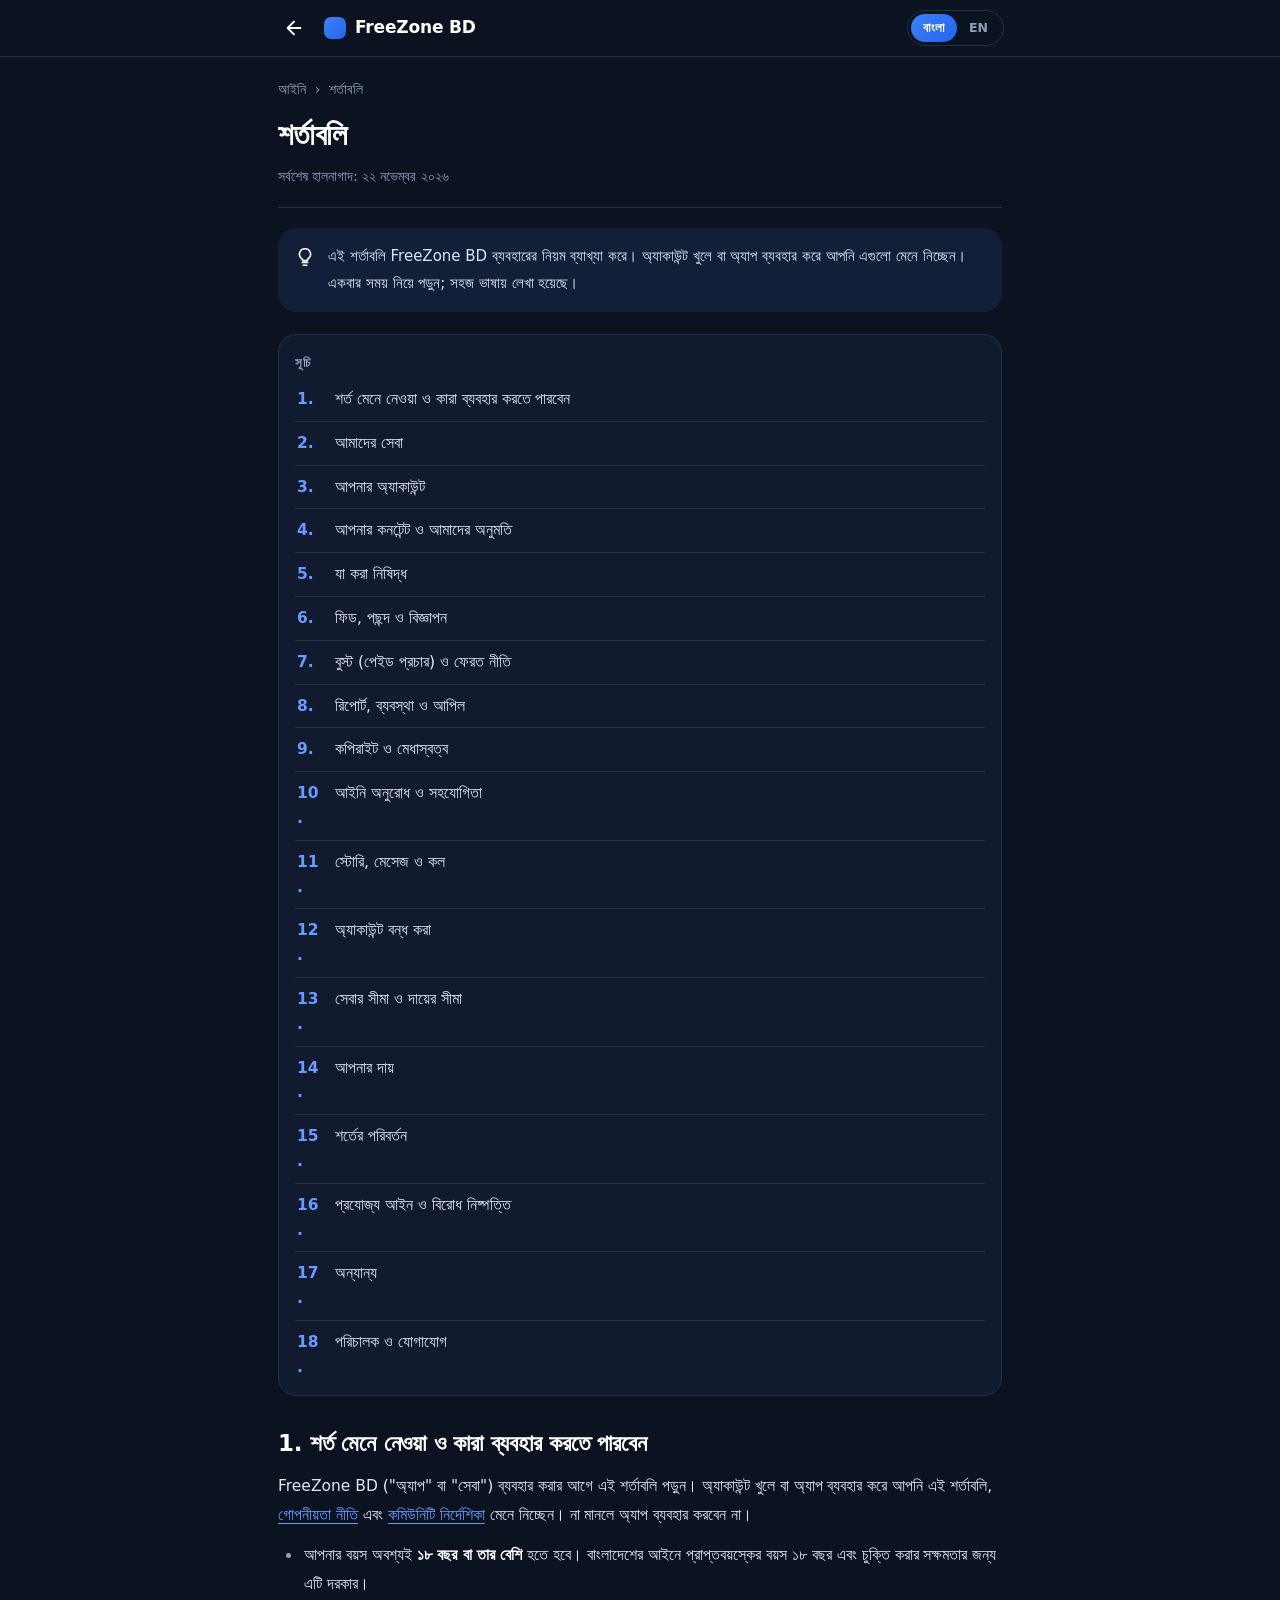
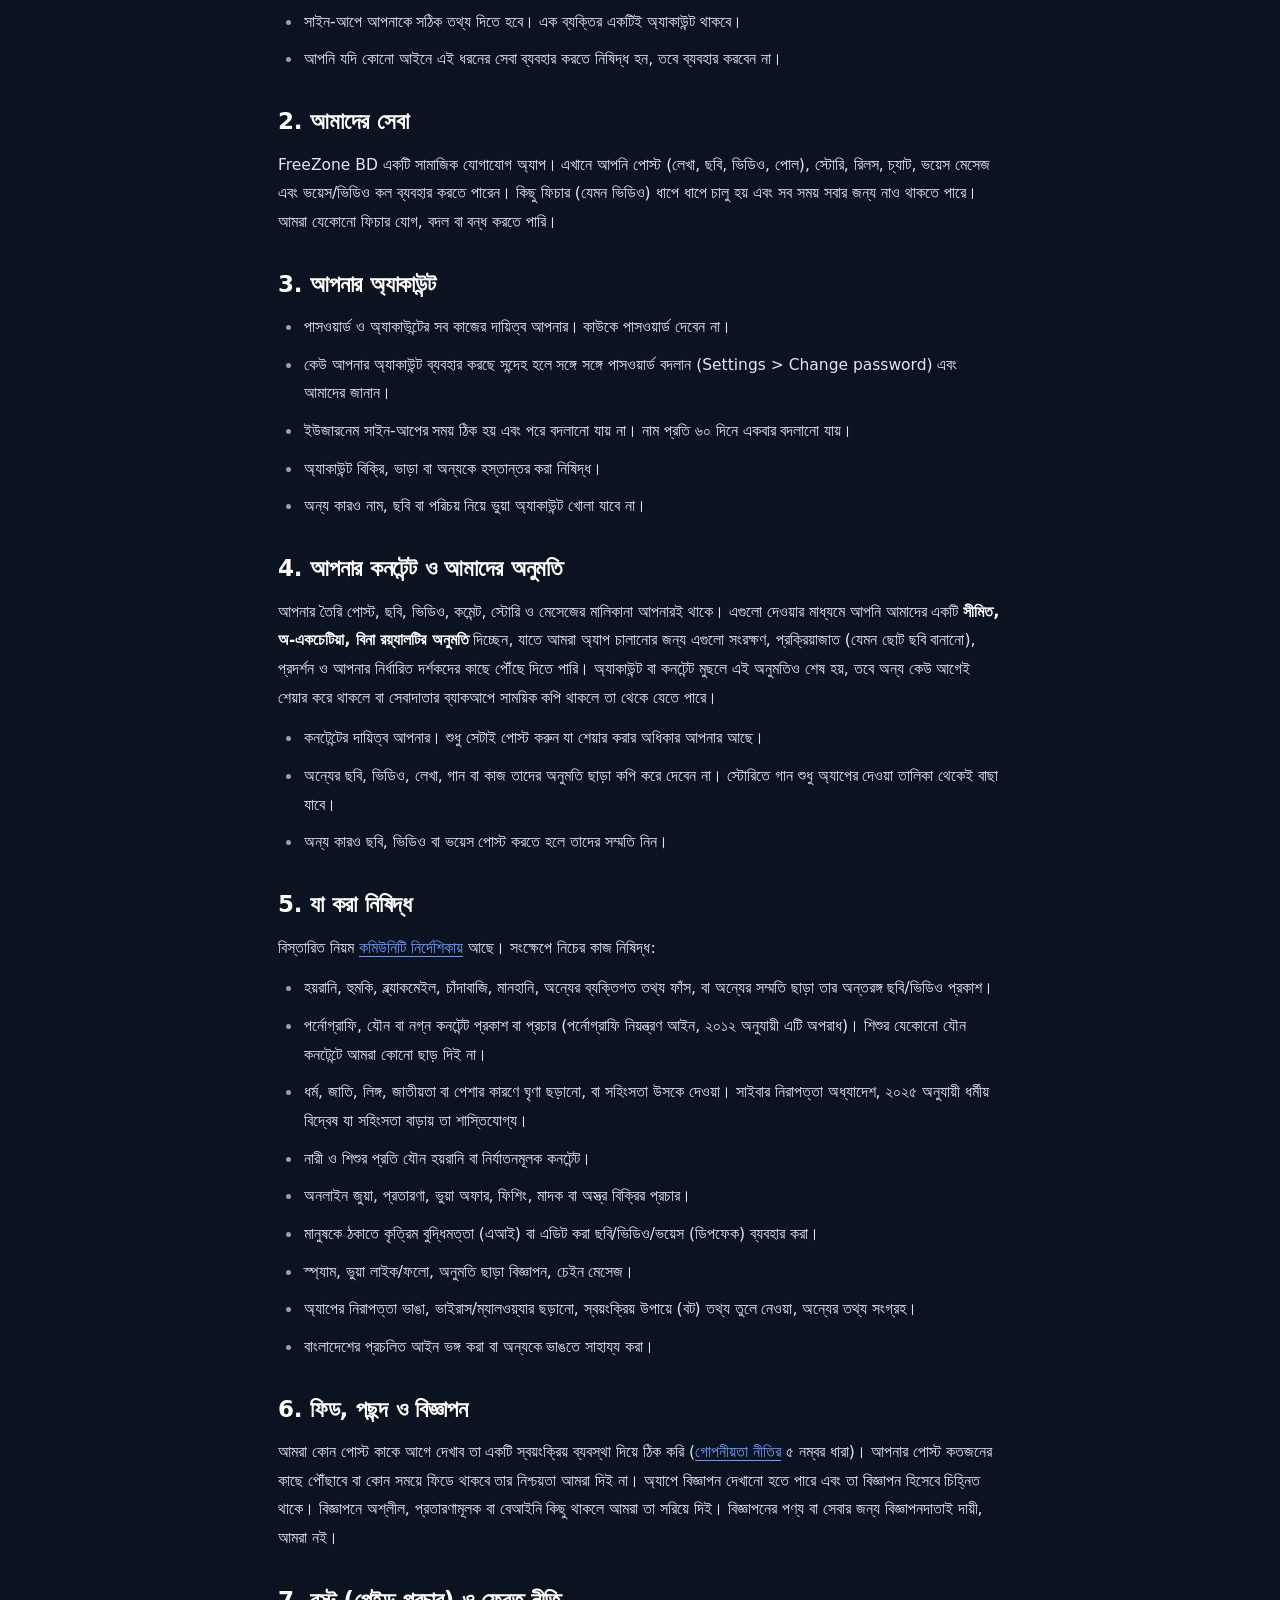
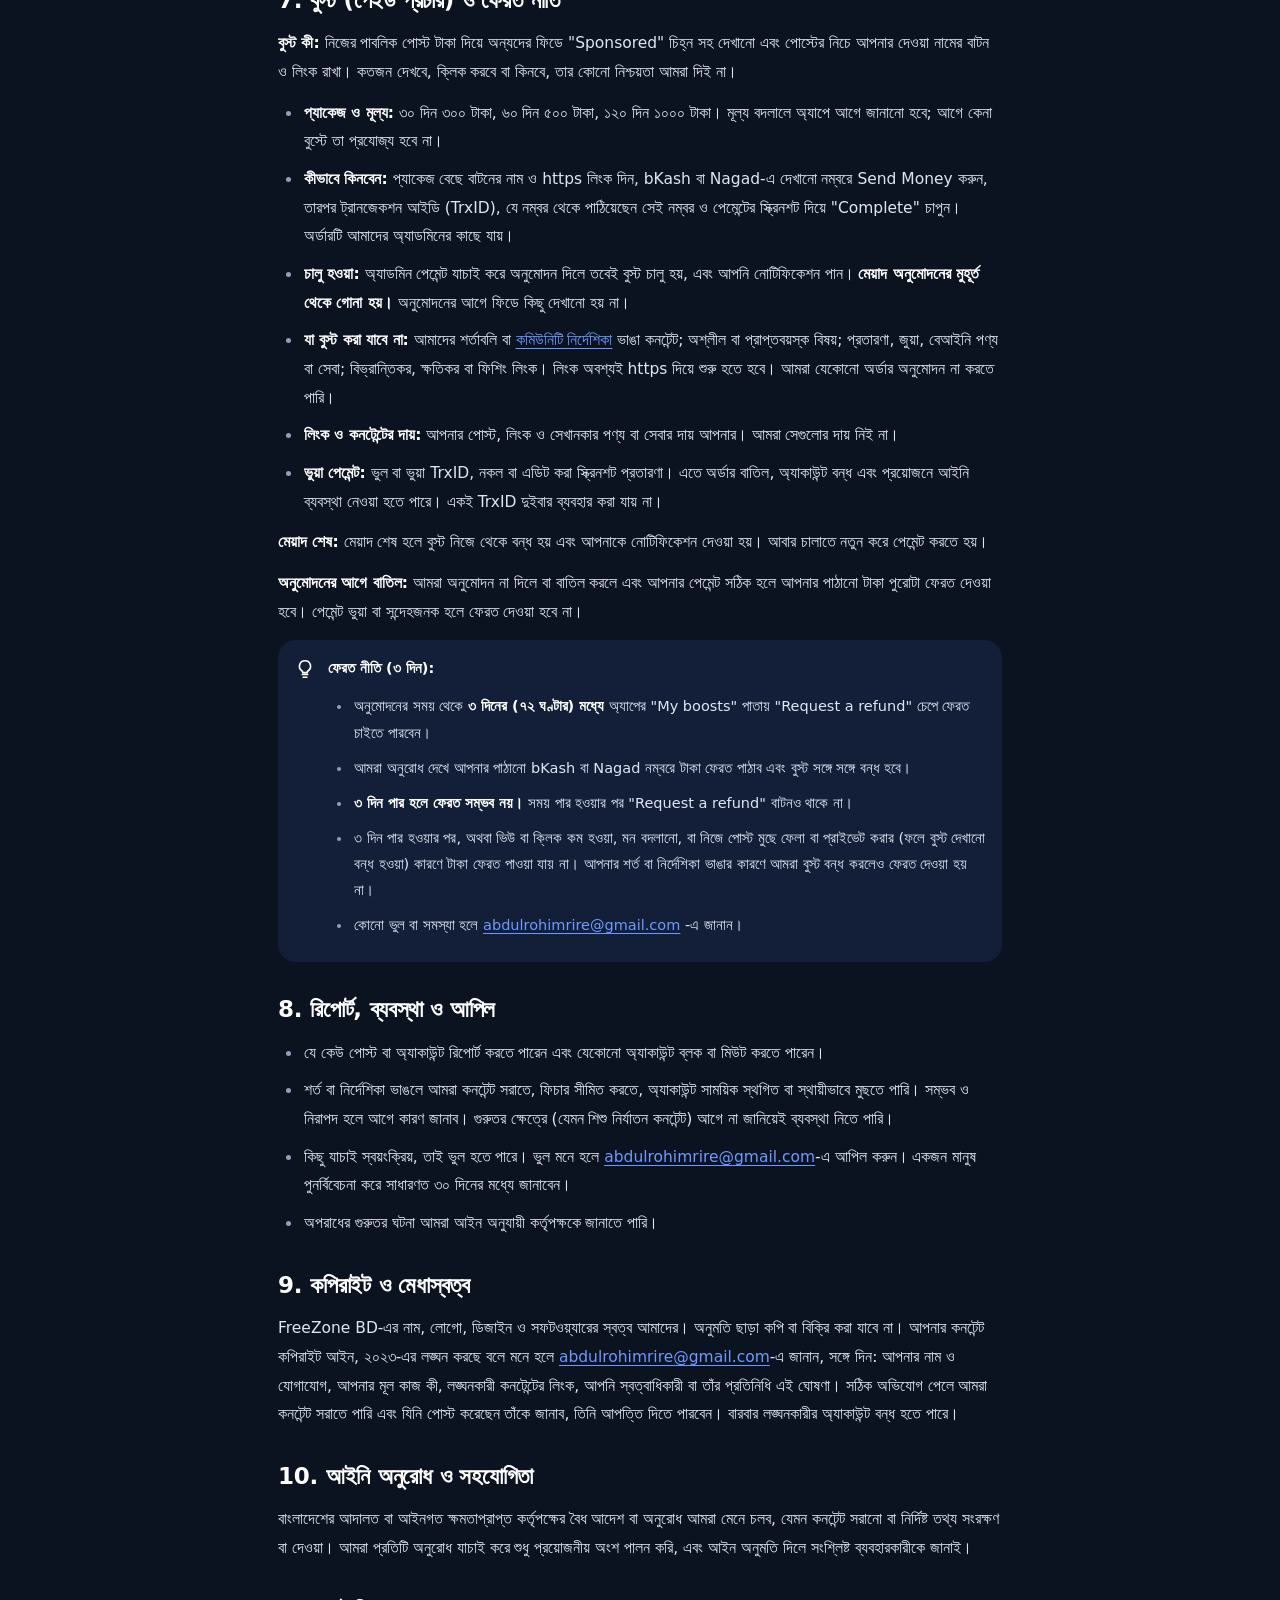
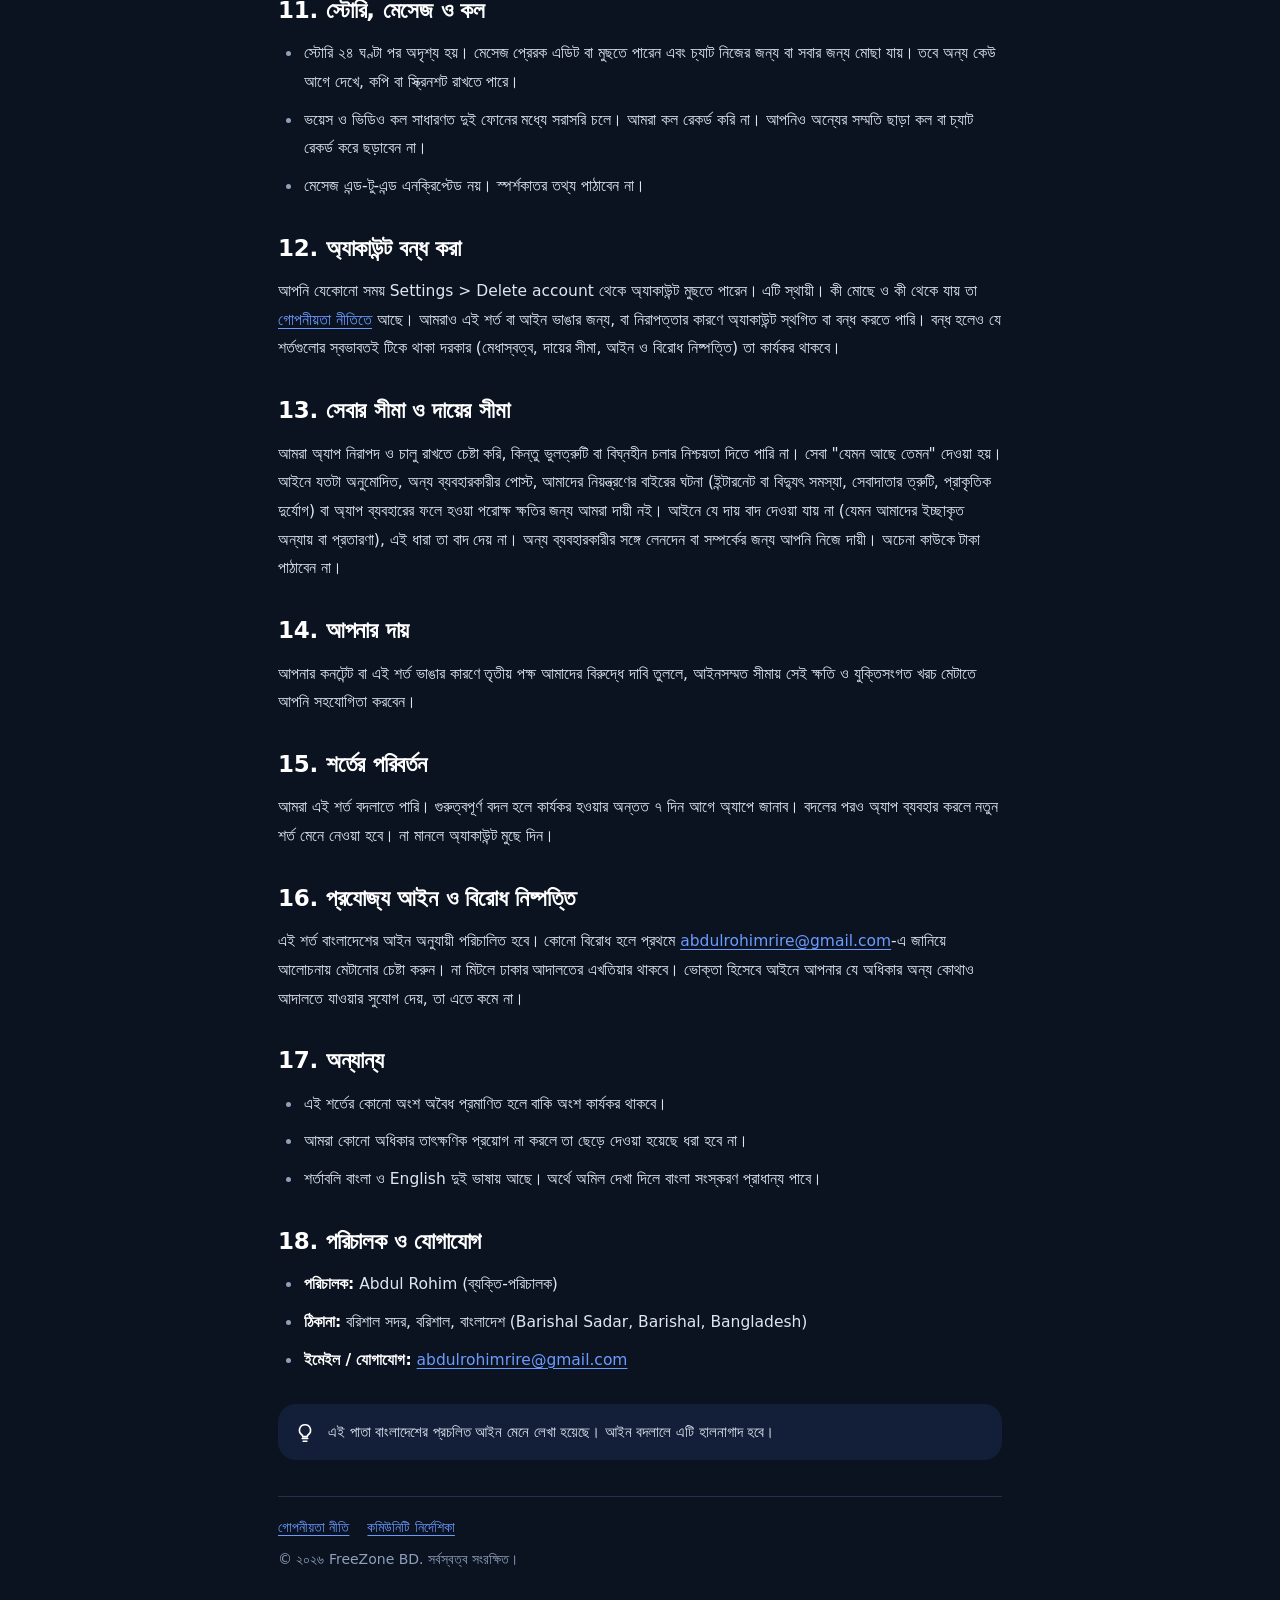
<file: terms.html>
<!DOCTYPE html>
<html lang="bn" data-lang="bn">
<head>
<meta charset="utf-8"/>
<meta name="viewport" content="width=device-width, initial-scale=1"/>
<meta name="theme-color" content="#004ac6"/>
<meta name="robots" content="index,follow"/>
<title>শর্তাবলি | Terms of Service - FreeZone BD</title>
<meta name="description" content="FreeZone BD ব্যবহারের শর্তাবলি। Terms of Service of FreeZone BD."/>
<script>
  (function () {
    try {
      var m = localStorage.getItem("fz-theme");
      if (m === "dark" || (m !== "light" && window.matchMedia("(prefers-color-scheme: dark)").matches)) document.documentElement.classList.add("dark");
      var q = new URLSearchParams(location.search).get("lang");
      var l = (q === "en" || q === "bn") ? q : (localStorage.getItem("fz-legal-lang") || "bn");
      document.documentElement.setAttribute("data-lang", l === "en" ? "en" : "bn");
      document.documentElement.lang = l === "en" ? "en" : "bn";
    } catch (e) {}
  })();
</script>
<link rel="stylesheet" href="legal.css"/>
<script src="analytics.js" defer></script>
</head>
<body>
<header class="bar"><div class="bar-in"><div style="display:flex;align-items:center;gap:14px"><a class="back" id="fzBack" href="feed.html?open=settings" onclick="if(history.length>1){history.back();return false}" aria-label="Back / পেছনে"><svg viewBox="0 0 24 24" fill="none" stroke="currentColor" stroke-width="2" stroke-linecap="round" stroke-linejoin="round" aria-hidden="true"><path d="M19 12H5M12 5l-7 7 7 7"/></svg></a><span class="brand">FreeZone BD</span></div><div class="lang" role="group" aria-label="Language / ভাষা"><button type="button" data-set="bn">বাংলা</button><button type="button" data-set="en" aria-label="English">EN</button></div></div></header>
<main>
<div class="lg" lang="bn"><div class="crumb"><span>আইনি</span><span>›</span><span>শর্তাবলি</span></div><h1>শর্তাবলি</h1><p class="updated">সর্বশেষ হালনাগাদ: <span data-app="updated"></span></p><div class="lead">এই শর্তাবলি FreeZone BD ব্যবহারের নিয়ম ব্যাখ্যা করে। অ্যাকাউন্ট খুলে বা অ্যাপ ব্যবহার করে আপনি এগুলো মেনে নিচ্ছেন। একবার সময় নিয়ে পড়ুন; সহজ ভাষায় লেখা হয়েছে।</div><nav class="toc" aria-label="সূচি"><b>সূচি</b><ol><li><a href="#bn-accept">শর্ত মেনে নেওয়া ও কারা ব্যবহার করতে পারবেন</a></li><li><a href="#bn-service">আমাদের সেবা</a></li><li><a href="#bn-account">আপনার অ্যাকাউন্ট</a></li><li><a href="#bn-content">আপনার কনটেন্ট ও আমাদের অনুমতি</a></li><li><a href="#bn-rules">যা করা নিষিদ্ধ</a></li><li><a href="#bn-personal">ফিড, পছন্দ ও বিজ্ঞাপন</a></li><li><a href="#bn-boost">বুস্ট (পেইড প্রচার) ও ফেরত নীতি</a></li><li><a href="#bn-moderation">রিপোর্ট, ব্যবস্থা ও আপিল</a></li><li><a href="#bn-ip">কপিরাইট ও মেধাস্বত্ব</a></li><li><a href="#bn-law">আইনি অনুরোধ ও সহযোগিতা</a></li><li><a href="#bn-comms">স্টোরি, মেসেজ ও কল</a></li><li><a href="#bn-end">অ্যাকাউন্ট বন্ধ করা</a></li><li><a href="#bn-disclaimer">সেবার সীমা ও দায়ের সীমা</a></li><li><a href="#bn-indemnity">আপনার দায়</a></li><li><a href="#bn-changes">শর্তের পরিবর্তন</a></li><li><a href="#bn-governing">প্রযোজ্য আইন ও বিরোধ নিষ্পত্তি</a></li><li><a href="#bn-misc">অন্যান্য</a></li><li><a href="#bn-contact">পরিচালক ও যোগাযোগ</a></li></ol></nav><section id="bn-accept"><h2>1. শর্ত মেনে নেওয়া ও কারা ব্যবহার করতে পারবেন</h2><p>FreeZone BD ("অ্যাপ" বা "সেবা") ব্যবহার করার আগে এই শর্তাবলি পড়ুন। অ্যাকাউন্ট খুলে বা অ্যাপ ব্যবহার করে আপনি এই শর্তাবলি, <a href="privacy.html">গোপনীয়তা নীতি</a> এবং <a href="guidelines.html">কমিউনিটি নির্দেশিকা</a> মেনে নিচ্ছেন। না মানলে অ্যাপ ব্যবহার করবেন না।</p>
<ul><li>আপনার বয়স অবশ্যই <b><span data-app="age"></span> বছর বা তার বেশি</b> হতে হবে। বাংলাদেশের আইনে প্রাপ্তবয়স্কের বয়স ১৮ বছর এবং চুক্তি করার সক্ষমতার জন্য এটি দরকার।</li><li>সাইন-আপে আপনাকে সঠিক তথ্য দিতে হবে। এক ব্যক্তির একটিই অ্যাকাউন্ট থাকবে।</li><li>আপনি যদি কোনো আইনে এই ধরনের সেবা ব্যবহার করতে নিষিদ্ধ হন, তবে ব্যবহার করবেন না।</li></ul></section><section id="bn-service"><h2>2. আমাদের সেবা</h2><p>FreeZone BD একটি সামাজিক যোগাযোগ অ্যাপ। এখানে আপনি পোস্ট (লেখা, ছবি, ভিডিও, পোল), স্টোরি, রিলস, চ্যাট, ভয়েস মেসেজ এবং ভয়েস/ভিডিও কল ব্যবহার করতে পারেন। কিছু ফিচার (যেমন ভিডিও) ধাপে ধাপে চালু হয় এবং সব সময় সবার জন্য নাও থাকতে পারে। আমরা যেকোনো ফিচার যোগ, বদল বা বন্ধ করতে পারি।</p></section><section id="bn-account"><h2>3. আপনার অ্যাকাউন্ট</h2><ul><li>পাসওয়ার্ড ও অ্যাকাউন্টের সব কাজের দায়িত্ব আপনার। কাউকে পাসওয়ার্ড দেবেন না।</li><li>কেউ আপনার অ্যাকাউন্ট ব্যবহার করছে সন্দেহ হলে সঙ্গে সঙ্গে পাসওয়ার্ড বদলান (Settings > Change password) এবং আমাদের জানান।</li><li>ইউজারনেম সাইন-আপের সময় ঠিক হয় এবং পরে বদলানো যায় না। নাম প্রতি ৬০ দিনে একবার বদলানো যায়।</li><li>অ্যাকাউন্ট বিক্রি, ভাড়া বা অন্যকে হস্তান্তর করা নিষিদ্ধ।</li><li>অন্য কারও নাম, ছবি বা পরিচয় নিয়ে ভুয়া অ্যাকাউন্ট খোলা যাবে না।</li></ul></section><section id="bn-content"><h2>4. আপনার কনটেন্ট ও আমাদের অনুমতি</h2><p>আপনার তৈরি পোস্ট, ছবি, ভিডিও, কমেন্ট, স্টোরি ও মেসেজের মালিকানা আপনারই থাকে। এগুলো দেওয়ার মাধ্যমে আপনি আমাদের একটি <b>সীমিত, অ-একচেটিয়া, বিনা রয়্যালটির অনুমতি</b> দিচ্ছেন, যাতে আমরা অ্যাপ চালানোর জন্য এগুলো সংরক্ষণ, প্রক্রিয়াজাত (যেমন ছোট ছবি বানানো), প্রদর্শন ও আপনার নির্ধারিত দর্শকদের কাছে পৌঁছে দিতে পারি। অ্যাকাউন্ট বা কনটেন্ট মুছলে এই অনুমতিও শেষ হয়, তবে অন্য কেউ আগেই শেয়ার করে থাকলে বা সেবাদাতার ব্যাকআপে সাময়িক কপি থাকলে তা থেকে যেতে পারে।</p>
<ul><li>কনটেন্টের দায়িত্ব আপনার। শুধু সেটাই পোস্ট করুন যা শেয়ার করার অধিকার আপনার আছে।</li><li>অন্যের ছবি, ভিডিও, লেখা, গান বা কাজ তাদের অনুমতি ছাড়া কপি করে দেবেন না। স্টোরিতে গান শুধু অ্যাপের দেওয়া তালিকা থেকেই বাছা যাবে।</li><li>অন্য কারও ছবি, ভিডিও বা ভয়েস পোস্ট করতে হলে তাদের সম্মতি নিন।</li></ul></section><section id="bn-rules"><h2>5. যা করা নিষিদ্ধ</h2><p>বিস্তারিত নিয়ম <a href="guidelines.html">কমিউনিটি নির্দেশিকায়</a> আছে। সংক্ষেপে নিচের কাজ নিষিদ্ধ:</p>
<ul><li>হয়রানি, হুমকি, ব্ল্যাকমেইল, চাঁদাবাজি, মানহানি, অন্যের ব্যক্তিগত তথ্য ফাঁস, বা অন্যের সম্মতি ছাড়া তার অন্তরঙ্গ ছবি/ভিডিও প্রকাশ।</li><li>পর্নোগ্রাফি, যৌন বা নগ্ন কনটেন্ট প্রকাশ বা প্রচার (পর্নোগ্রাফি নিয়ন্ত্রণ আইন, ২০১২ অনুযায়ী এটি অপরাধ)। শিশুর যেকোনো যৌন কনটেন্টে আমরা কোনো ছাড় দিই না।</li><li>ধর্ম, জাতি, লিঙ্গ, জাতীয়তা বা পেশার কারণে ঘৃণা ছড়ানো, বা সহিংসতা উসকে দেওয়া। সাইবার নিরাপত্তা অধ্যাদেশ, ২০২৫ অনুযায়ী ধর্মীয় বিদ্বেষ যা সহিংসতা বাড়ায় তা শাস্তিযোগ্য।</li><li>নারী ও শিশুর প্রতি যৌন হয়রানি বা নির্যাতনমূলক কনটেন্ট।</li><li>অনলাইন জুয়া, প্রতারণা, ভুয়া অফার, ফিশিং, মাদক বা অস্ত্র বিক্রির প্রচার।</li><li>মানুষকে ঠকাতে কৃত্রিম বুদ্ধিমত্তা (এআই) বা এডিট করা ছবি/ভিডিও/ভয়েস (ডিপফেক) ব্যবহার করা।</li><li>স্প্যাম, ভুয়া লাইক/ফলো, অনুমতি ছাড়া বিজ্ঞাপন, চেইন মেসেজ।</li><li>অ্যাপের নিরাপত্তা ভাঙা, ভাইরাস/ম্যালওয়্যার ছড়ানো, স্বয়ংক্রিয় উপায়ে (বট) তথ্য তুলে নেওয়া, অন্যের তথ্য সংগ্রহ।</li><li>বাংলাদেশের প্রচলিত আইন ভঙ্গ করা বা অন্যকে ভাঙতে সাহায্য করা।</li></ul></section><section id="bn-personal"><h2>6. ফিড, পছন্দ ও বিজ্ঞাপন</h2><p>আমরা কোন পোস্ট কাকে আগে দেখাব তা একটি স্বয়ংক্রিয় ব্যবস্থা দিয়ে ঠিক করি (<a href="privacy.html">গোপনীয়তা নীতির</a> ৫ নম্বর ধারা)। আপনার পোস্ট কতজনের কাছে পৌঁছাবে বা কোন সময়ে ফিডে থাকবে তার নিশ্চয়তা আমরা দিই না। অ্যাপে বিজ্ঞাপন দেখানো হতে পারে এবং তা বিজ্ঞাপন হিসেবে চিহ্নিত থাকে। বিজ্ঞাপনে অশ্লীল, প্রতারণামূলক বা বেআইনি কিছু থাকলে আমরা তা সরিয়ে দিই। বিজ্ঞাপনের পণ্য বা সেবার জন্য বিজ্ঞাপনদাতাই দায়ী, আমরা নই।</p></section><section id="bn-boost"><h2>7. বুস্ট (পেইড প্রচার) ও ফেরত নীতি</h2><p><b>বুস্ট কী:</b> নিজের পাবলিক পোস্ট টাকা দিয়ে অন্যদের ফিডে "Sponsored" চিহ্ন সহ দেখানো এবং পোস্টের নিচে আপনার দেওয়া নামের বাটন ও লিংক রাখা। কতজন দেখবে, ক্লিক করবে বা কিনবে, তার কোনো নিশ্চয়তা আমরা দিই না।</p>
<ul><li><b>প্যাকেজ ও মূল্য:</b> ৩০ দিন ৩০০ টাকা, ৬০ দিন ৫০০ টাকা, ১২০ দিন ১০০০ টাকা। মূল্য বদলালে অ্যাপে আগে জানানো হবে; আগে কেনা বুস্টে তা প্রযোজ্য হবে না।</li><li><b>কীভাবে কিনবেন:</b> প্যাকেজ বেছে বাটনের নাম ও https লিংক দিন, bKash বা Nagad-এ দেখানো নম্বরে Send Money করুন, তারপর ট্রানজেকশন আইডি (TrxID), যে নম্বর থেকে পাঠিয়েছেন সেই নম্বর ও পেমেন্টের স্ক্রিনশট দিয়ে "Complete" চাপুন। অর্ডারটি আমাদের অ্যাডমিনের কাছে যায়।</li><li><b>চালু হওয়া:</b> অ্যাডমিন পেমেন্ট যাচাই করে অনুমোদন দিলে তবেই বুস্ট চালু হয়, এবং আপনি নোটিফিকেশন পান। <b>মেয়াদ অনুমোদনের মুহূর্ত থেকে গোনা হয়।</b> অনুমোদনের আগে ফিডে কিছু দেখানো হয় না।</li><li><b>যা বুস্ট করা যাবে না:</b> আমাদের শর্তাবলি বা <a href="guidelines.html">কমিউনিটি নির্দেশিকা</a> ভাঙা কনটেন্ট; অশ্লীল বা প্রাপ্তবয়স্ক বিষয়; প্রতারণা, জুয়া, বেআইনি পণ্য বা সেবা; বিভ্রান্তিকর, ক্ষতিকর বা ফিশিং লিংক। লিংক অবশ্যই https দিয়ে শুরু হতে হবে। আমরা যেকোনো অর্ডার অনুমোদন না করতে পারি।</li><li><b>লিংক ও কনটেন্টের দায়:</b> আপনার পোস্ট, লিংক ও সেখানকার পণ্য বা সেবার দায় আপনার। আমরা সেগুলোর দায় নিই না।</li><li><b>ভুয়া পেমেন্ট:</b> ভুল বা ভুয়া TrxID, নকল বা এডিট করা স্ক্রিনশট প্রতারণা। এতে অর্ডার বাতিল, অ্যাকাউন্ট বন্ধ এবং প্রয়োজনে আইনি ব্যবস্থা নেওয়া হতে পারে। একই TrxID দুইবার ব্যবহার করা যায় না।</li></ul>
<p><b>মেয়াদ শেষ:</b> মেয়াদ শেষ হলে বুস্ট নিজে থেকে বন্ধ হয় এবং আপনাকে নোটিফিকেশন দেওয়া হয়। আবার চালাতে নতুন করে পেমেন্ট করতে হয়।</p>
<p><b>অনুমোদনের আগে বাতিল:</b> আমরা অনুমোদন না দিলে বা বাতিল করলে এবং আপনার পেমেন্ট সঠিক হলে আপনার পাঠানো টাকা পুরোটা ফেরত দেওয়া হবে। পেমেন্ট ভুয়া বা সন্দেহজনক হলে ফেরত দেওয়া হবে না।</p>
<div class="note"><p><b>ফেরত নীতি (৩ দিন):</b></p><ul><li>অনুমোদনের সময় থেকে <b>৩ দিনের (৭২ ঘণ্টার) মধ্যে</b> অ্যাপের "My boosts" পাতায় "Request a refund" চেপে ফেরত চাইতে পারবেন।</li><li>আমরা অনুরোধ দেখে আপনার পাঠানো bKash বা Nagad নম্বরে টাকা ফেরত পাঠাব এবং বুস্ট সঙ্গে সঙ্গে বন্ধ হবে।</li><li><b>৩ দিন পার হলে ফেরত সম্ভব নয়।</b> সময় পার হওয়ার পর "Request a refund" বাটনও থাকে না।</li><li>৩ দিন পার হওয়ার পর, অথবা ভিউ বা ক্লিক কম হওয়া, মন বদলানো, বা নিজে পোস্ট মুছে ফেলা বা প্রাইভেট করার (ফলে বুস্ট দেখানো বন্ধ হওয়া) কারণে টাকা ফেরত পাওয়া যায় না। আপনার শর্ত বা নির্দেশিকা ভাঙার কারণে আমরা বুস্ট বন্ধ করলেও ফেরত দেওয়া হয় না।</li><li>কোনো ভুল বা সমস্যা হলে <span data-app="contact"></span> -এ জানান।</li></ul></div></section><section id="bn-moderation"><h2>8. রিপোর্ট, ব্যবস্থা ও আপিল</h2><ul><li>যে কেউ পোস্ট বা অ্যাকাউন্ট রিপোর্ট করতে পারেন এবং যেকোনো অ্যাকাউন্ট ব্লক বা মিউট করতে পারেন।</li><li>শর্ত বা নির্দেশিকা ভাঙলে আমরা কনটেন্ট সরাতে, ফিচার সীমিত করতে, অ্যাকাউন্ট সাময়িক স্থগিত বা স্থায়ীভাবে মুছতে পারি। সম্ভব ও নিরাপদ হলে আগে কারণ জানাব। গুরুতর ক্ষেত্রে (যেমন শিশু নির্যাতন কনটেন্ট) আগে না জানিয়েই ব্যবস্থা নিতে পারি।</li><li>কিছু যাচাই স্বয়ংক্রিয়, তাই ভুল হতে পারে। ভুল মনে হলে <span data-app="contact"></span>-এ আপিল করুন। একজন মানুষ পুনর্বিবেচনা করে সাধারণত ৩০ দিনের মধ্যে জানাবেন।</li><li>অপরাধের গুরুতর ঘটনা আমরা আইন অনুযায়ী কর্তৃপক্ষকে জানাতে পারি।</li></ul></section><section id="bn-ip"><h2>9. কপিরাইট ও মেধাস্বত্ব</h2><p>FreeZone BD-এর নাম, লোগো, ডিজাইন ও সফটওয়্যারের স্বত্ব আমাদের। অনুমতি ছাড়া কপি বা বিক্রি করা যাবে না। আপনার কনটেন্ট কপিরাইট আইন, ২০২৩-এর লঙ্ঘন করছে বলে মনে হলে <span data-app="contact"></span>-এ জানান, সঙ্গে দিন: আপনার নাম ও যোগাযোগ, আপনার মূল কাজ কী, লঙ্ঘনকারী কনটেন্টের লিংক, আপনি স্বত্বাধিকারী বা তাঁর প্রতিনিধি এই ঘোষণা। সঠিক অভিযোগ পেলে আমরা কনটেন্ট সরাতে পারি এবং যিনি পোস্ট করেছেন তাঁকে জানাব, তিনি আপত্তি দিতে পারবেন। বারবার লঙ্ঘনকারীর অ্যাকাউন্ট বন্ধ হতে পারে।</p></section><section id="bn-law"><h2>10. আইনি অনুরোধ ও সহযোগিতা</h2><p>বাংলাদেশের আদালত বা আইনগত ক্ষমতাপ্রাপ্ত কর্তৃপক্ষের বৈধ আদেশ বা অনুরোধ আমরা মেনে চলব, যেমন কনটেন্ট সরানো বা নির্দিষ্ট তথ্য সংরক্ষণ বা দেওয়া। আমরা প্রতিটি অনুরোধ যাচাই করে শুধু প্রয়োজনীয় অংশ পালন করি, এবং আইন অনুমতি দিলে সংশ্লিষ্ট ব্যবহারকারীকে জানাই।</p></section><section id="bn-comms"><h2>11. স্টোরি, মেসেজ ও কল</h2><ul><li>স্টোরি ২৪ ঘণ্টা পর অদৃশ্য হয়। মেসেজ প্রেরক এডিট বা মুছতে পারেন এবং চ্যাট নিজের জন্য বা সবার জন্য মোছা যায়। তবে অন্য কেউ আগে দেখে, কপি বা স্ক্রিনশট রাখতে পারে।</li><li>ভয়েস ও ভিডিও কল সাধারণত দুই ফোনের মধ্যে সরাসরি চলে। আমরা কল রেকর্ড করি না। আপনিও অন্যের সম্মতি ছাড়া কল বা চ্যাট রেকর্ড করে ছড়াবেন না।</li><li>মেসেজ এন্ড-টু-এন্ড এনক্রিপ্টেড নয়। স্পর্শকাতর তথ্য পাঠাবেন না।</li></ul></section><section id="bn-end"><h2>12. অ্যাকাউন্ট বন্ধ করা</h2><p>আপনি যেকোনো সময় Settings > Delete account থেকে অ্যাকাউন্ট মুছতে পারেন। এটি স্থায়ী। কী মোছে ও কী থেকে যায় তা <a href="privacy.html">গোপনীয়তা নীতিতে</a> আছে। আমরাও এই শর্ত বা আইন ভাঙার জন্য, বা নিরাপত্তার কারণে অ্যাকাউন্ট স্থগিত বা বন্ধ করতে পারি। বন্ধ হলেও যে শর্তগুলোর স্বভাবতই টিকে থাকা দরকার (মেধাস্বত্ব, দায়ের সীমা, আইন ও বিরোধ নিষ্পত্তি) তা কার্যকর থাকবে।</p></section><section id="bn-disclaimer"><h2>13. সেবার সীমা ও দায়ের সীমা</h2><p>আমরা অ্যাপ নিরাপদ ও চালু রাখতে চেষ্টা করি, কিন্তু ভুলত্রুটি বা বিঘ্নহীন চলার নিশ্চয়তা দিতে পারি না। সেবা "যেমন আছে তেমন" দেওয়া হয়। আইনে যতটা অনুমোদিত, অন্য ব্যবহারকারীর পোস্ট, আমাদের নিয়ন্ত্রণের বাইরের ঘটনা (ইন্টারনেট বা বিদ্যুৎ সমস্যা, সেবাদাতার ত্রুটি, প্রাকৃতিক দুর্যোগ) বা অ্যাপ ব্যবহারের ফলে হওয়া পরোক্ষ ক্ষতির জন্য আমরা দায়ী নই। আইনে যে দায় বাদ দেওয়া যায় না (যেমন আমাদের ইচ্ছাকৃত অন্যায় বা প্রতারণা), এই ধারা তা বাদ দেয় না। অন্য ব্যবহারকারীর সঙ্গে লেনদেন বা সম্পর্কের জন্য আপনি নিজে দায়ী। অচেনা কাউকে টাকা পাঠাবেন না।</p></section><section id="bn-indemnity"><h2>14. আপনার দায়</h2><p>আপনার কনটেন্ট বা এই শর্ত ভাঙার কারণে তৃতীয় পক্ষ আমাদের বিরুদ্ধে দাবি তুললে, আইনসম্মত সীমায় সেই ক্ষতি ও যুক্তিসংগত খরচ মেটাতে আপনি সহযোগিতা করবেন।</p></section><section id="bn-changes"><h2>15. শর্তের পরিবর্তন</h2><p>আমরা এই শর্ত বদলাতে পারি। গুরুত্বপূর্ণ বদল হলে কার্যকর হওয়ার অন্তত ৭ দিন আগে অ্যাপে জানাব। বদলের পরও অ্যাপ ব্যবহার করলে নতুন শর্ত মেনে নেওয়া হবে। না মানলে অ্যাকাউন্ট মুছে দিন।</p></section><section id="bn-governing"><h2>16. প্রযোজ্য আইন ও বিরোধ নিষ্পত্তি</h2><p>এই শর্ত বাংলাদেশের আইন অনুযায়ী পরিচালিত হবে। কোনো বিরোধ হলে প্রথমে <span data-app="contact"></span>-এ জানিয়ে আলোচনায় মেটানোর চেষ্টা করুন। না মিটলে ঢাকার আদালতের এখতিয়ার থাকবে। ভোক্তা হিসেবে আইনে আপনার যে অধিকার অন্য কোথাও আদালতে যাওয়ার সুযোগ দেয়, তা এতে কমে না।</p></section><section id="bn-misc"><h2>17. অন্যান্য</h2><ul><li>এই শর্তের কোনো অংশ অবৈধ প্রমাণিত হলে বাকি অংশ কার্যকর থাকবে।</li><li>আমরা কোনো অধিকার তাৎক্ষণিক প্রয়োগ না করলে তা ছেড়ে দেওয়া হয়েছে ধরা হবে না।</li><li>শর্তাবলি বাংলা ও English দুই ভাষায় আছে। অর্থে অমিল দেখা দিলে বাংলা সংস্করণ প্রাধান্য পাবে।</li></ul></section><section id="bn-contact"><h2>18. পরিচালক ও যোগাযোগ</h2><ul><li><b>পরিচালক:</b> <span data-app="operator"></span> (ব্যক্তি-পরিচালক)</li><li><b>ঠিকানা:</b> <span data-app="address"></span></li><li><b>ইমেইল / যোগাযোগ:</b> <span data-app="contact"></span></li></ul></section><p class="note">এই পাতা বাংলাদেশের প্রচলিত আইন মেনে লেখা হয়েছে। আইন বদলালে এটি হালনাগাদ হবে।</p><footer><span>&copy; <span data-app="year"></span> FreeZone BD. সর্বস্বত্ব সংরক্ষিত।</span><a href="privacy.html">গোপনীয়তা নীতি</a><a href="guidelines.html">কমিউনিটি নির্দেশিকা</a></footer></div><div class="lg" lang="en"><div class="crumb"><span>Legal</span><span>›</span><span>Terms of Service</span></div><h1>Terms of Service</h1><p class="updated">Last updated: <span data-app="updated"></span></p><div class="lead">These Terms explain the rules for using FreeZone BD. By opening an account or using the app you accept them. Please take a moment to read them; they are written in plain language.</div><nav class="toc" aria-label="Contents"><b>Contents</b><ol><li><a href="#en-accept">Accepting these Terms and who may use FreeZone BD</a></li><li><a href="#en-service">Our service</a></li><li><a href="#en-account">Your account</a></li><li><a href="#en-content">Your content and the permission you give us</a></li><li><a href="#en-rules">What is not allowed</a></li><li><a href="#en-personal">Feed, personalisation and ads</a></li><li><a href="#en-boost">Boost (paid promotion) and refund policy</a></li><li><a href="#en-moderation">Reports, enforcement and appeals</a></li><li><a href="#en-ip">Copyright and intellectual property</a></li><li><a href="#en-law">Legal requests and cooperation</a></li><li><a href="#en-comms">Stories, messages and calls</a></li><li><a href="#en-end">Ending your account</a></li><li><a href="#en-disclaimer">Limits of the service and of our liability</a></li><li><a href="#en-indemnity">Your responsibility</a></li><li><a href="#en-changes">Changes to these Terms</a></li><li><a href="#en-governing">Governing law and disputes</a></li><li><a href="#en-misc">General</a></li><li><a href="#en-contact">Operator and contact</a></li></ol></nav><section id="en-accept"><h2>1. Accepting these Terms and who may use FreeZone BD</h2><p>Please read these Terms before using FreeZone BD (the "app" or "service"). By opening an account or using the app you agree to these Terms, the <a href="privacy.html">Privacy Policy</a> and the <a href="guidelines.html">Community Guidelines</a>. If you do not agree, do not use the app.</p>
<ul><li>You must be <b><span data-app="age"></span> years old or older</b>. Under the laws of Bangladesh 18 is the age of majority, and it is needed to be able to enter into this agreement.</li><li>You must give correct information when you sign up. One person may have only one account.</li><li>Do not use the app if any law prohibits you from using this kind of service.</li></ul></section><section id="en-service"><h2>2. Our service</h2><p>FreeZone BD is a social networking app. You can use posts (text, photos, video, polls), stories, reels, chat, voice messages and voice/video calls. Some features (for example video) are introduced step by step and may not always be available to everyone. We may add, change or stop any feature.</p></section><section id="en-account"><h2>3. Your account</h2><ul><li>You are responsible for your password and everything done through your account. Do not share your password.</li><li>If you suspect someone is using your account, change the password at once (Settings > Change password) and tell us.</li><li>Your username is set at sign-up and cannot be changed later. Your name can be changed once every 60 days.</li><li>Selling, renting or handing over an account to someone else is not allowed.</li><li>Do not open fake accounts with another person's name, photo or identity.</li></ul></section><section id="en-content"><h2>4. Your content and the permission you give us</h2><p>You keep ownership of the posts, photos, videos, comments, stories and messages you create. By posting them you give us a <b>limited, non-exclusive, royalty-free permission</b> to store, process (for example make small preview pictures), display and deliver them to the audience you choose, so that the app can work. This permission ends when you delete the content or your account, but copies that others have already shared, or temporary copies in a provider's backups, may remain.</p>
<ul><li>You are responsible for your content. Post only what you have the right to share.</li><li>Do not copy other people's photos, videos, text, music or work without permission. Music in stories can only be chosen from the list the app provides.</li><li>Get the consent of other people before you post their photo, video or voice.</li></ul></section><section id="en-rules"><h2>5. What is not allowed</h2><p>The detailed rules are in the <a href="guidelines.html">Community Guidelines</a>. In short, these are forbidden:</p>
<ul><li>Harassment, threats, blackmail, extortion, defamation, leaking someone's private information, or publishing someone's intimate photo/video without their consent.</li><li>Publishing or promoting pornography or sexual or nude content (an offence under the Pornography Control Act, 2012). We have zero tolerance for any sexual content involving a child.</li><li>Spreading hatred because of religion, race, gender, nationality or occupation, or inciting violence. Under the Cyber Security Ordinance, 2025, religious hatred that fuels violence is punishable.</li><li>Content that sexually harasses or abuses women and children.</li><li>Online gambling, fraud, fake offers, phishing, or promoting the sale of drugs or weapons.</li><li>Using artificial intelligence (AI) or edited pictures, videos or voices (deepfakes) to deceive people.</li><li>Spam, fake likes/follows, unauthorised advertising, chain messages.</li><li>Breaking the app's security, spreading viruses/malware, scraping data with bots, or collecting other people's data.</li><li>Breaking the laws of Bangladesh in force, or helping others to do so.</li></ul></section><section id="en-personal"><h2>6. Feed, personalisation and ads</h2><p>An automatic system decides which posts we show to whom first (section 5 of the <a href="privacy.html">Privacy Policy</a>). We do not promise how many people your post will reach or how long it stays in the feed. The app may show advertisements, which are marked as ads. We remove ads that contain adult, deceptive or illegal material. The advertiser, not us, is responsible for the product or service advertised.</p></section><section id="en-boost"><h2>7. Boost (paid promotion) and refund policy</h2><p><b>What a boost is:</b> paying to show your own public post to other people in their feed with a "Sponsored" label, with a button and link of your choice under the post. We do not promise how many people will see it, click it or buy.</p>
<ul><li><b>Packages and price:</b> 30 days for 300 taka, 60 days for 500 taka, 120 days for 1000 taka. If prices change we will tell you in the app first, and the change does not apply to a boost you already bought.</li><li><b>How to buy:</b> choose a package, enter a button name and an https link, use Send Money to the bKash or Nagad number shown, then enter the Transaction ID (TrxID), the number you sent from and the payment screenshot, and press "Complete". The order goes to our admin.</li><li><b>When it starts:</b> the boost starts only after an admin checks the payment and approves it, and you get a notification. <b>The time period is counted from the moment of approval.</b> Nothing is shown in the feed before approval.</li><li><b>What cannot be boosted:</b> content that breaks these Terms or the <a href="guidelines.html">Community Guidelines</a>; adult or sexual material; fraud, gambling, illegal goods or services; misleading, harmful or phishing links. The link must start with https. We may decline any order.</li><li><b>Responsibility for content and links:</b> you are responsible for your post, your link and the product or service behind it. We are not.</li><li><b>Fake payments:</b> a wrong or fake TrxID, or a copied or edited screenshot, is fraud. We may cancel the order, close the account and take legal action if needed. The same TrxID cannot be used twice.</li></ul>
<p><b>When time is over:</b> the boost stops by itself and you get a notification. To run it again you pay again.</p>
<p><b>Cancelled before approval:</b> if we do not approve or we cancel the order and your payment is genuine, the full amount you sent will be refunded. If the payment is fake or suspicious it will not be refunded.</p>
<div class="note"><p><b>Refund policy (3 days):</b></p><ul><li>Within <b>3 days (72 hours) from the time of approval</b> you can ask for a refund by pressing "Request a refund" on the "My boosts" page of the app.</li><li>We will review the request, send the money back to the bKash or Nagad number you paid from, and the boost stops at once.</li><li><b>After 3 days a refund is not possible.</b> After that time the "Request a refund" button is no longer shown.</li><li>No refund is given after 3 days, or because of low views or clicks, a change of mind, or you deleting your post or making it private (so the boost stops showing). No refund is given either if we stop a boost because you broke the Terms or Guidelines.</li><li>If something is wrong, write to <span data-app="contact"></span>.</li></ul></div></section><section id="en-moderation"><h2>8. Reports, enforcement and appeals</h2><ul><li>Anyone can report a post or an account and can block or mute any account.</li><li>If you break these Terms or the Guidelines we may remove content, limit features, suspend the account for a time or delete it. When possible and safe we will tell you why first. In serious cases (such as child-abuse content) we may act without notice.</li><li>Some checks are automatic, so mistakes can happen. If you think a decision is wrong, appeal at <span data-app="contact"></span>. A person will review it and normally reply within 30 days.</li><li>We may report serious offences to the authorities as the law provides.</li></ul></section><section id="en-ip"><h2>9. Copyright and intellectual property</h2><p>The name, logo, design and software of FreeZone BD belong to us. They may not be copied or sold without permission. If you believe content infringes your copyright under the Copyright Act, 2023, write to <span data-app="contact"></span> and include: your name and contact details, what your original work is, the link to the infringing content, and a statement that you are the owner or their representative. On a proper complaint we may remove the content and tell the person who posted it, who may object. Accounts that infringe repeatedly may be closed.</p></section><section id="en-law"><h2>10. Legal requests and cooperation</h2><p>We will follow valid orders or requests of a court of Bangladesh or an authority with legal power, for example to remove content or to preserve or give certain data. We check each request, comply only with what is necessary, and tell the user concerned when the law allows.</p></section><section id="en-comms"><h2>11. Stories, messages and calls</h2><ul><li>Stories disappear after 24 hours. The sender can edit or delete a message, and a chat can be deleted for yourself or for everyone. But another person may already have seen, copied or screenshotted it.</li><li>Voice and video calls normally go directly between the two phones. We do not record calls. You must not record calls or chats and spread them without the other person's consent.</li><li>Messages are not end-to-end encrypted. Do not send sensitive information.</li></ul></section><section id="en-end"><h2>12. Ending your account</h2><p>You can delete your account at any time in Settings > Delete account. It is permanent. What is removed and what may remain is explained in the <a href="privacy.html">Privacy Policy</a>. We may also suspend or close an account for breaking these Terms or the law, or for safety reasons. After closure, the terms that by their nature must continue (intellectual property, limits of liability, governing law and disputes) stay in force.</p></section><section id="en-disclaimer"><h2>13. Limits of the service and of our liability</h2><p>We try to keep the app safe and running, but we cannot promise it will be free of errors or interruptions. The service is provided "as is". To the extent the law allows, we are not responsible for posts of other users, events outside our control (internet or power problems, a provider's fault, natural disasters), or indirect losses from using the app. This section does not exclude any liability that cannot be excluded by law (for example for our own wilful wrongdoing or fraud). You are responsible for your own dealings and relationships with other users. Never send money to someone you do not know.</p></section><section id="en-indemnity"><h2>14. Your responsibility</h2><p>If a third party makes a claim against us because of your content or because you broke these Terms, you will, within the limits of the law, help to cover that loss and reasonable costs.</p></section><section id="en-changes"><h2>15. Changes to these Terms</h2><p>We may change these Terms. For important changes we will tell you in the app at least 7 days before they take effect. If you keep using the app after a change you accept the new Terms. If you do not, delete your account.</p></section><section id="en-governing"><h2>16. Governing law and disputes</h2><p>These Terms are governed by the laws of Bangladesh. If a dispute arises, first try to settle it through discussion by writing to <span data-app="contact"></span>. If that fails, the courts of Dhaka will have jurisdiction. This does not reduce any right you have as a consumer under the law to go to a court elsewhere.</p></section><section id="en-misc"><h2>17. General</h2><ul><li>If any part of these Terms is found invalid, the rest stays in force.</li><li>If we do not use a right straight away it does not mean we gave it up.</li><li>These Terms are in Bangla and English. If the meaning differs, the Bangla version prevails.</li></ul></section><section id="en-contact"><h2>18. Operator and contact</h2><ul><li><b>Operator:</b> <span data-app="operator"></span> (an individual operator)</li><li><b>Address:</b> <span data-app="address"></span></li><li><b>Email / contact:</b> <span data-app="contact"></span></li></ul></section><p class="note">This page is written to follow the laws of Bangladesh in force. It will be updated when the law changes.</p><footer><span>&copy; <span data-app="year"></span> FreeZone BD. All rights reserved.</span><a href="privacy.html">Privacy Policy</a><a href="guidelines.html">Community Guidelines</a></footer></div></main>
<script type="module">
  import { SUPPORT_EMAIL, OPERATOR_NAME, OPERATOR_ADDRESS, LEGAL_UPDATED, LEGAL_UPDATED_BN, MIN_AGE } from "./app-info.js";
  const bn = (n) => String(n).replace(/[0-9]/g, (d) => "০১২৩৪৫৬৭৮৯"[d]);
  const root = document.documentElement;
  const setLang = (l) => {
    l = l === "en" ? "en" : "bn";
    root.setAttribute("data-lang", l); root.lang = l;
    try { localStorage.setItem("fz-legal-lang", l); } catch (e) {}
    document.querySelectorAll(".lang button").forEach((b) => b.setAttribute("aria-pressed", String(b.dataset.set === l)));
  };
  document.querySelectorAll(".lang button").forEach((b) => b.addEventListener("click", () => setLang(b.dataset.set)));
  setLang(root.getAttribute("data-lang"));
  const put = (sel, fn) => document.querySelectorAll(sel).forEach((el) => { const l = el.closest("[lang]")?.getAttribute("lang") === "en" ? "en" : "bn"; fn(el, l); });
  put('[data-app="updated"]', (el, l) => (el.textContent = l === "en" ? LEGAL_UPDATED : LEGAL_UPDATED_BN));
  put('[data-app="year"]', (el, l) => (el.textContent = l === "en" ? new Date().getFullYear() : bn(new Date().getFullYear())));
  put('[data-app="age"]', (el, l) => (el.textContent = l === "en" ? MIN_AGE : bn(MIN_AGE)));
  put('[data-app="operator"]', (el, l) => (el.textContent = OPERATOR_NAME || (l === "en" ? "the operator of FreeZone BD" : "FreeZone BD-এর পরিচালক")));
  put('[data-app="address"]', (el) => { if (OPERATOR_ADDRESS) el.textContent = OPERATOR_ADDRESS; else el.closest("li, p")?.remove(); });
  put('[data-app="contact"]', (el, l) => {
    if (SUPPORT_EMAIL) el.innerHTML = '<a href="mailto:' + SUPPORT_EMAIL + '">' + SUPPORT_EMAIL + '</a>';
    else el.textContent = l === "en" ? "Settings > Report a problem inside the app" : "অ্যাপের Settings > Report a problem";
  });
</script>
</body>
</html>
</file>
<file: legal.css>
/* FreeZone BD - shared style of terms.html, privacy.html, guidelines.html, creator-terms.html and delete-account.html
   Docs look: a clean top bar, breadcrumb, big title, a soft intro box with a bulb, open sections, numbered contents. Light and dark. */
html { color-scheme: light; }
html.dark { color-scheme: dark; }
:root { --primary:#2563eb; --text:#2b2f3a; --head:#111827; --muted:#6b7280; --line:#e4e1d9; --bg:#faf9f6; --card:#fff; --soft:#f1efe8; }
:root.dark { --text:#dfe6f3; --head:#fff; --muted:#8fa0bd; --line:#223049; --bg:#0b1220; --card:#111a2e; --soft:#131f38; --primary:#6c9bff; }
* { box-sizing: border-box; }
html { -webkit-text-size-adjust: 100%; }
body { margin:0; font-family: Inter, system-ui, -apple-system, "Segoe UI", sans-serif; background:var(--bg); color:var(--text); line-height:1.75; font-size:15.5px; }

/* ---- top bar ---- */
.bar { position:sticky; top:0; z-index:5; background:var(--bg); border-bottom:1px solid var(--line); }
.bar-in { max-width:760px; margin:0 auto; padding:10px 16px; display:flex; align-items:center; justify-content:space-between; gap:12px; }
.bar-in > div:first-child { gap:12px !important; min-width:0; }
.back { display:inline-flex; align-items:center; justify-content:center; width:36px; height:36px; border-radius:50%; color:var(--head); text-decoration:none; flex:none; }
.back:active { background:var(--soft); }
.back svg { width:22px; height:22px; }
.brand { display:inline-flex; align-items:center; gap:9px; font-weight:800; font-size:17px; letter-spacing:-.01em; color:var(--head); white-space:nowrap; }
.brand::before { content:""; width:22px; height:22px; border-radius:7px; background:linear-gradient(135deg,#3b82f6,#2563eb); flex:none; }

main { max-width:760px; margin:0 auto; padding:20px 18px 56px; }
.crumb { display:flex; gap:9px; align-items:center; font-size:13.5px; color:var(--muted); }
h1 { font-size:30px; line-height:1.4; margin:12px 0 8px; letter-spacing:-.02em; font-weight:800; color:var(--head); }
.updated { color:var(--muted); font-size:13.5px; margin:0; padding-bottom:18px; border-bottom:1px solid var(--line); }

/* ---- intro and notes: a soft box with a bulb ---- */
.lead, .note { position:relative; background:var(--soft); border:0; border-radius:18px; padding:15px 16px 15px 50px; margin:20px 0 22px; font-size:15px; line-height:1.8; color:var(--text); }
.lead::before, .note::before { content:""; position:absolute; left:16px; top:18px; width:22px; height:22px; background:var(--head); -webkit-mask:url("data:image/svg+xml,%3Csvg xmlns='http://www.w3.org/2000/svg' viewBox='0 0 24 24' fill='none' stroke='black' stroke-width='1.8' stroke-linecap='round' stroke-linejoin='round'%3E%3Cpath d='M9 18h6M10 21h4M12 3a6 6 0 0 0-3.5 10.9c.6.5 1 1.2 1 2V16h5v-.1c0-.8.4-1.5 1-2A6 6 0 0 0 12 3z'/%3E%3C/svg%3E") center/contain no-repeat; mask:url("data:image/svg+xml,%3Csvg xmlns='http://www.w3.org/2000/svg' viewBox='0 0 24 24' fill='none' stroke='black' stroke-width='1.8' stroke-linecap='round' stroke-linejoin='round'%3E%3Cpath d='M9 18h6M10 21h4M12 3a6 6 0 0 0-3.5 10.9c.6.5 1 1.2 1 2V16h5v-.1c0-.8.4-1.5 1-2A6 6 0 0 0 12 3z'/%3E%3C/svg%3E") center/contain no-repeat; }
.lead > :last-child, .note > :last-child { margin-bottom:0; }
.note { margin:14px 0; font-size:14.5px; color:var(--text); }

/* ---- contents ---- */
.toc { background:var(--card); border:1px solid var(--line); border-radius:18px; padding:6px 16px; margin:0 0 30px; }
.toc b { display:block; padding:10px 0 4px; font-size:12.5px; text-transform:uppercase; letter-spacing:.08em; color:var(--muted); }
.toc ol { margin:0; padding:0; list-style:none; counter-reset:toc; }
.toc li { counter-increment:toc; margin:0; border-top:1px solid var(--line); }
.toc li:first-child { border-top:0; }
.toc a { display:flex; gap:12px; padding:9px 0; color:var(--text); text-decoration:none; font-size:15.5px; line-height:1.6; }
.toc a::before { content:counter(toc) "."; flex:none; width:26px; color:var(--primary); font-weight:800; }

/* ---- sections ---- */
section { margin:0 0 30px; scroll-margin-top:72px; }
h2 { font-size:23px; line-height:1.5; margin:0 0 12px; letter-spacing:-.01em; font-weight:800; color:var(--head); }
p { margin:0 0 12px; }
ul { margin:0 0 12px; padding-left:24px; }
li { margin:0 0 9px; padding-left:2px; }
li::marker { color:var(--muted); }
b, strong { color:var(--head); font-weight:800; }
a { color:var(--primary); text-decoration:underline; text-underline-offset:3px; text-decoration-thickness:1px; }
footer { border-top:1px solid var(--line); margin-top:36px; padding-top:18px; color:var(--muted); font-size:14px; display:flex; flex-wrap:wrap; gap:6px 18px; }
footer a { color:var(--primary); }
footer span { width:100%; order:2; }

/* ---- Bangla / English switch (all legal pages) ---- */
.lg { display: none; }
html[data-lang="bn"] .lg[lang="bn"], html[data-lang="en"] .lg[lang="en"] { display: block; }
html[data-lang="bn"] body { font-family: "Noto Sans Bengali", "Hind Siliguri", "Kalpurush", Inter, system-ui, sans-serif; line-height: 1.85; }
html[data-lang="en"] h1, html[data-lang="en"] h2 { font-family: Georgia, "Times New Roman", serif; font-weight:700; }
.lang { display: inline-flex; border: 1px solid var(--line); border-radius: 9999px; padding:3px; flex:none; }
.lang button { appearance: none; border: 0; background: transparent; color: var(--muted); font: inherit; font-size: 12.5px; font-weight: 700; padding: 5px 12px; border-radius:9999px; cursor: pointer; line-height:1.4; }
.lang button[aria-pressed="true"] { background: linear-gradient(135deg,#3b82f6,#2563eb); color: #fff; }
.lang button:focus-visible { outline: 2px solid var(--primary); outline-offset: 1px; }
h1 { overflow-wrap: anywhere; }
li, p { overflow-wrap: anywhere; }
@media (min-width: 640px) { .toc li { break-inside: avoid; } }
@media print {
  .bar, .toc, .lang, .crumb { display: none !important; }
  body { background: #fff; color: #000; font-size: 12pt; }
  .lead, .note { border: 0; background: none; padding-left: 0; }
  .lead::before, .note::before { display:none; }
  a { color: #000; text-decoration: underline; }
  section { break-inside: avoid-page; }
}
</file>
